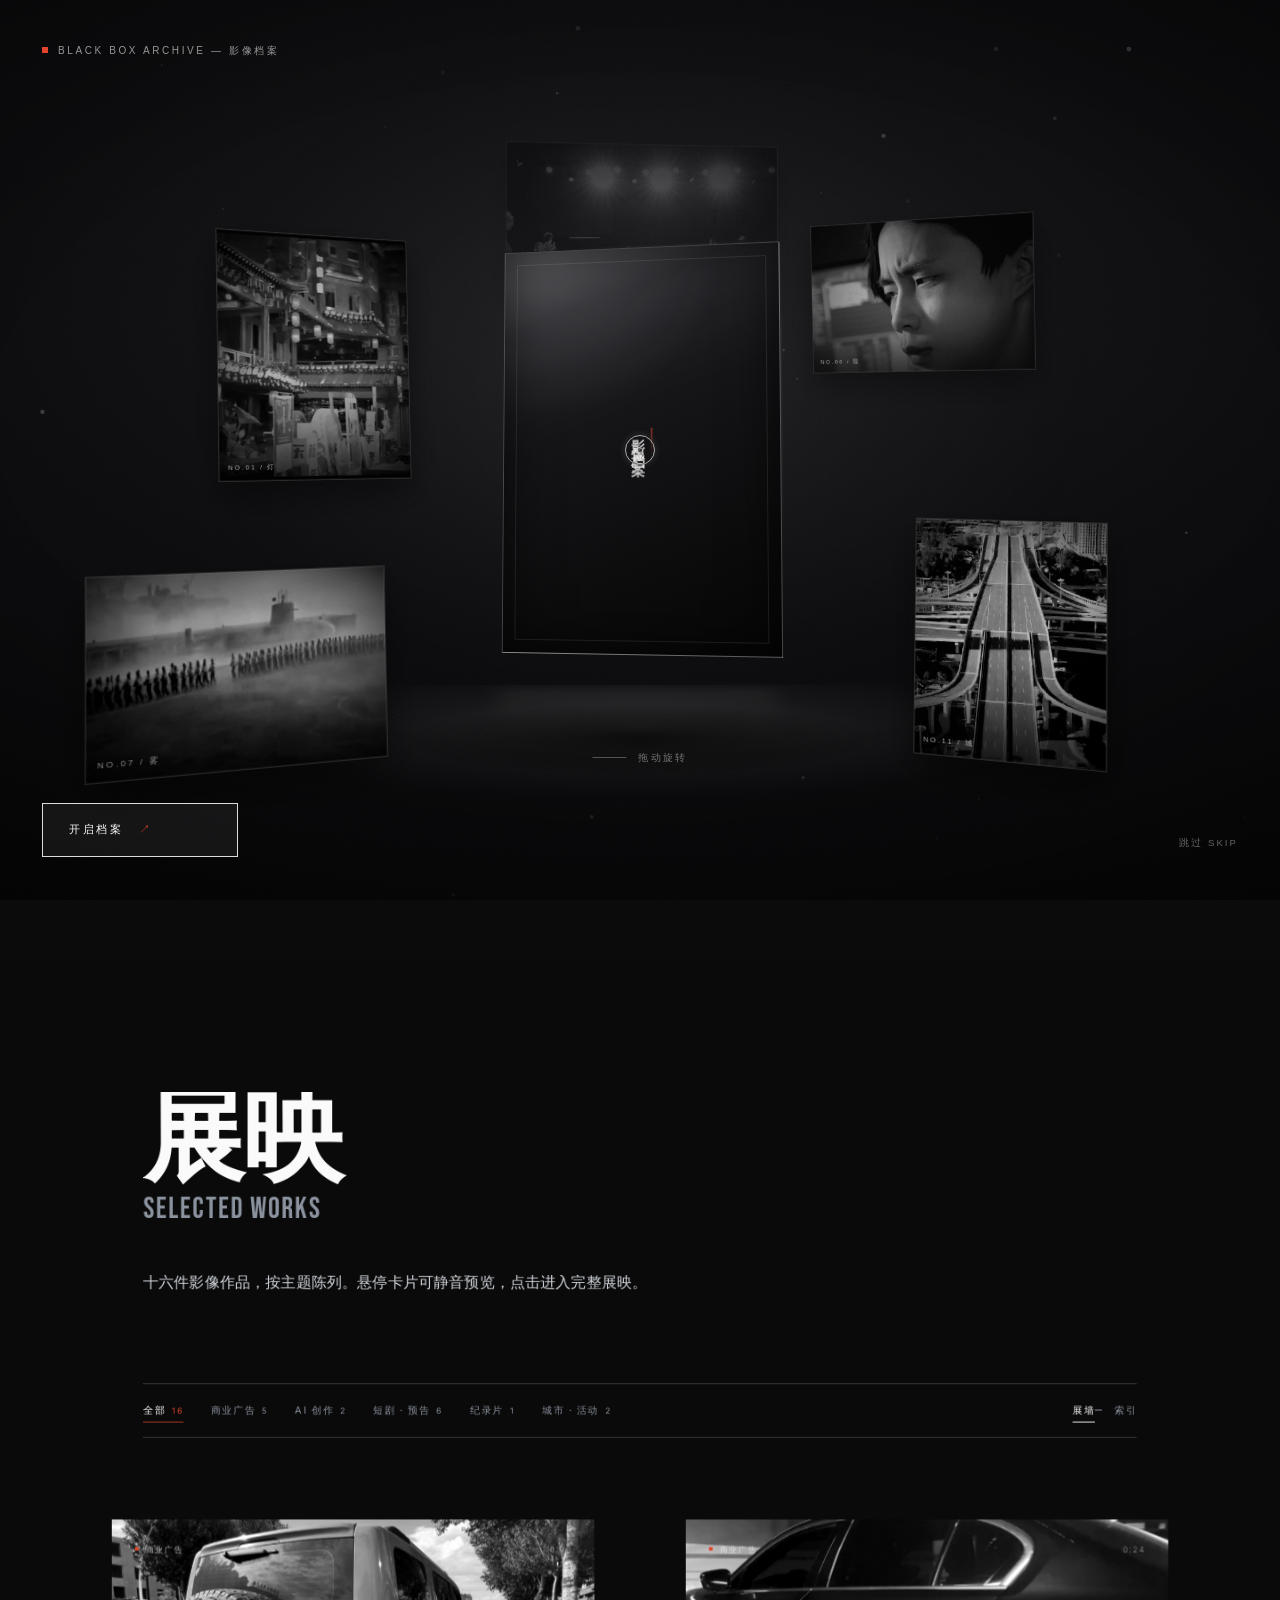
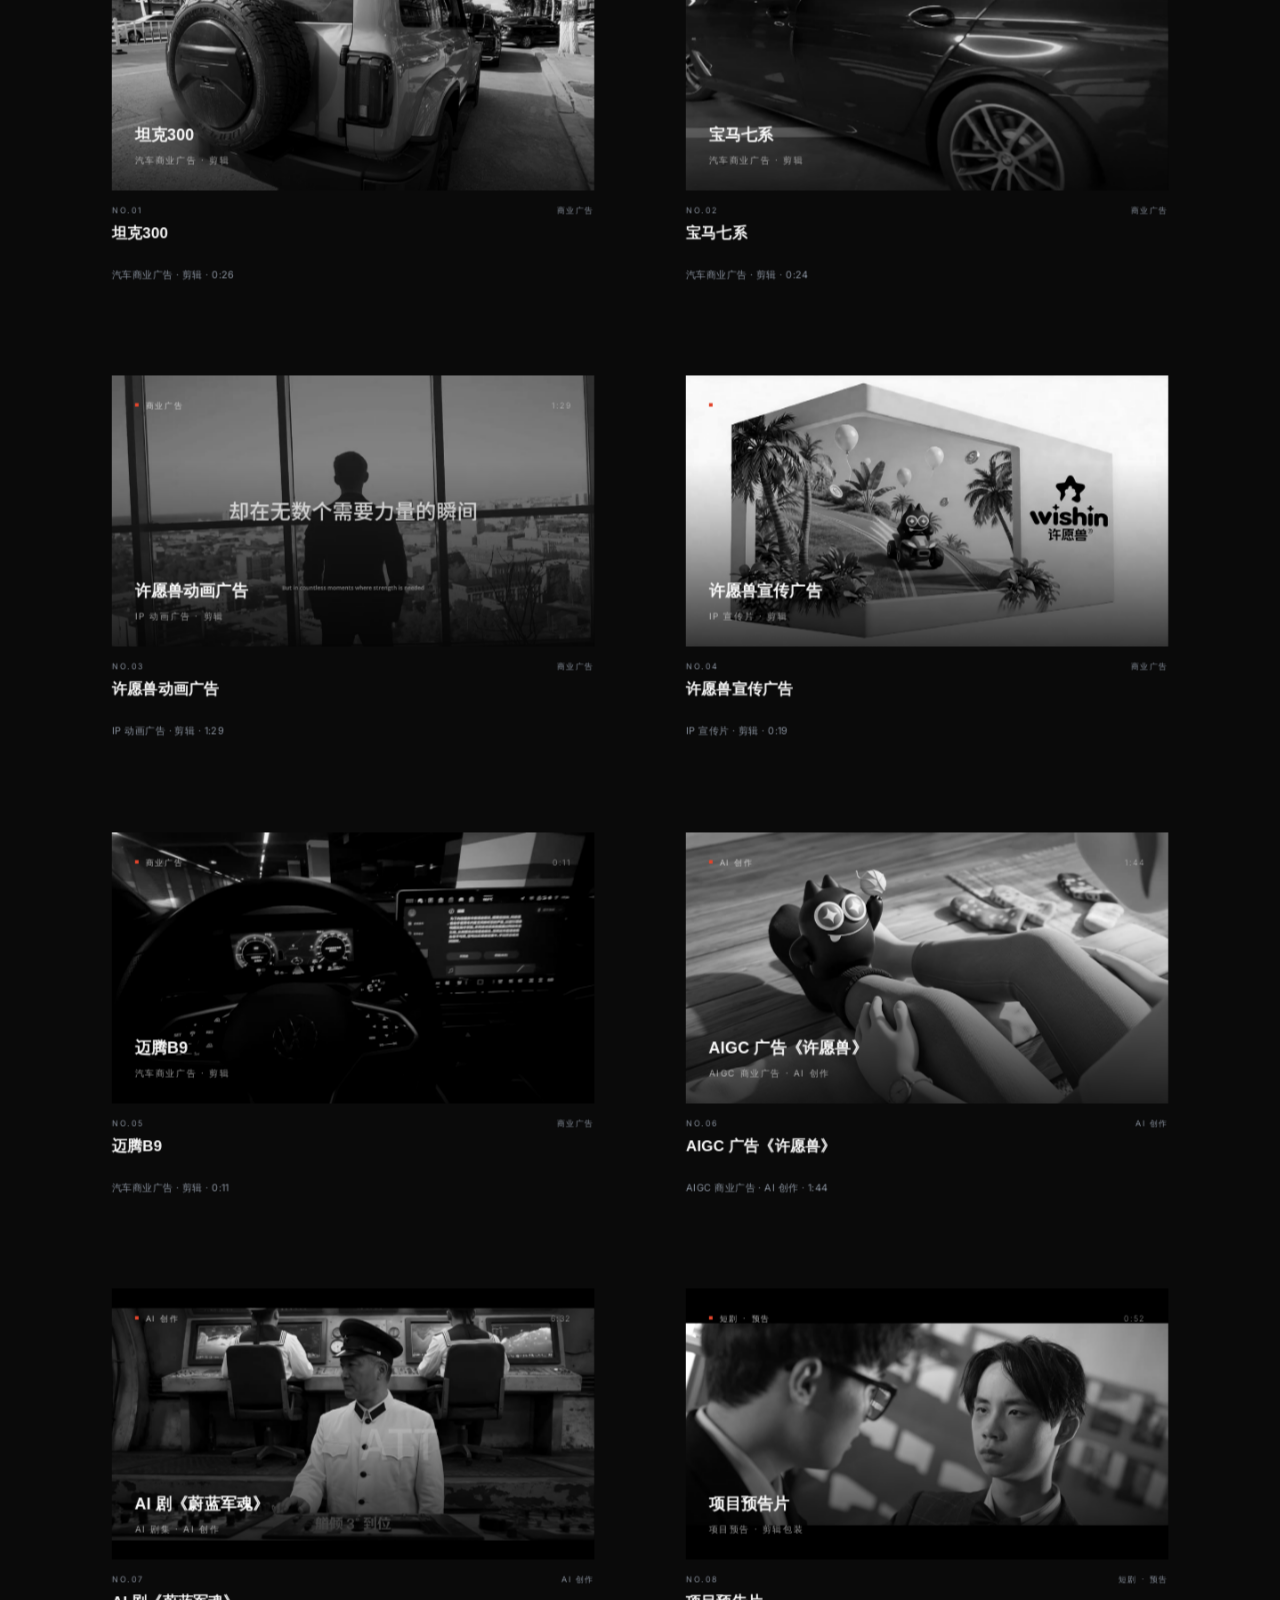
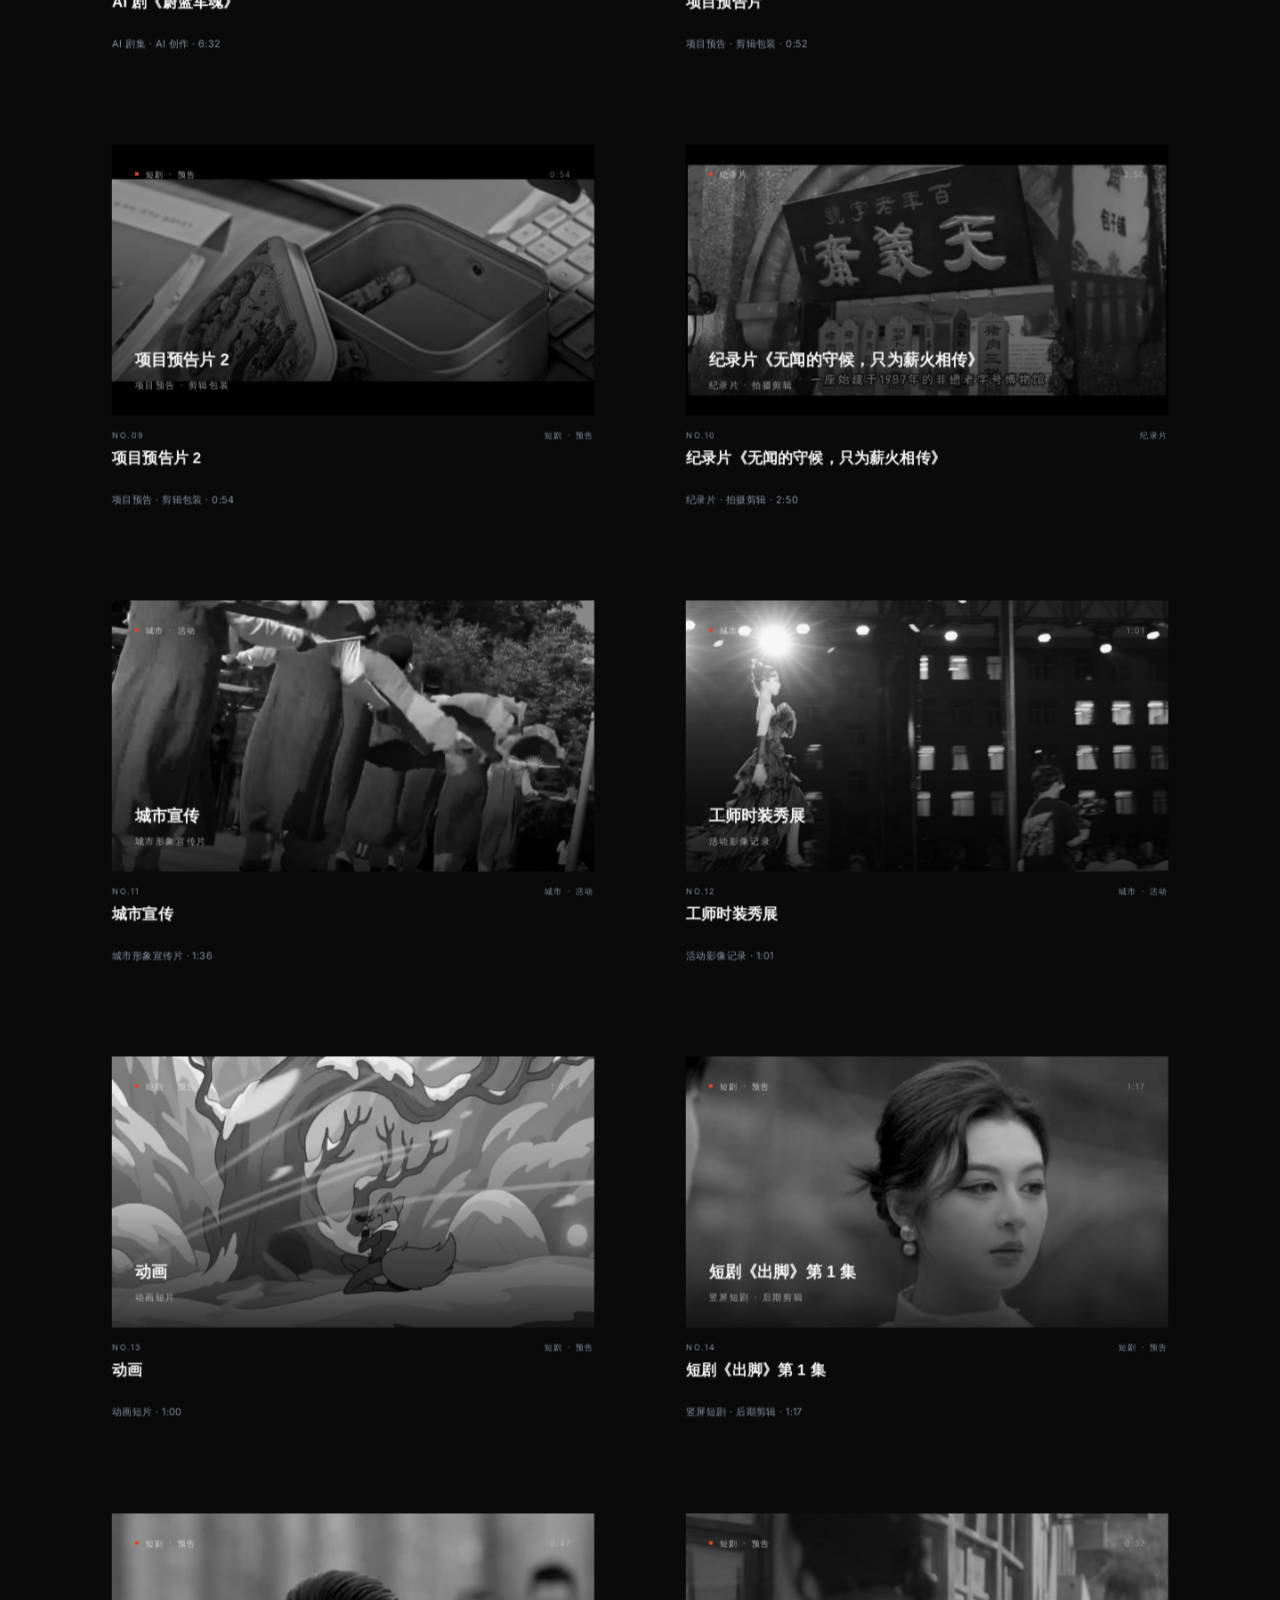
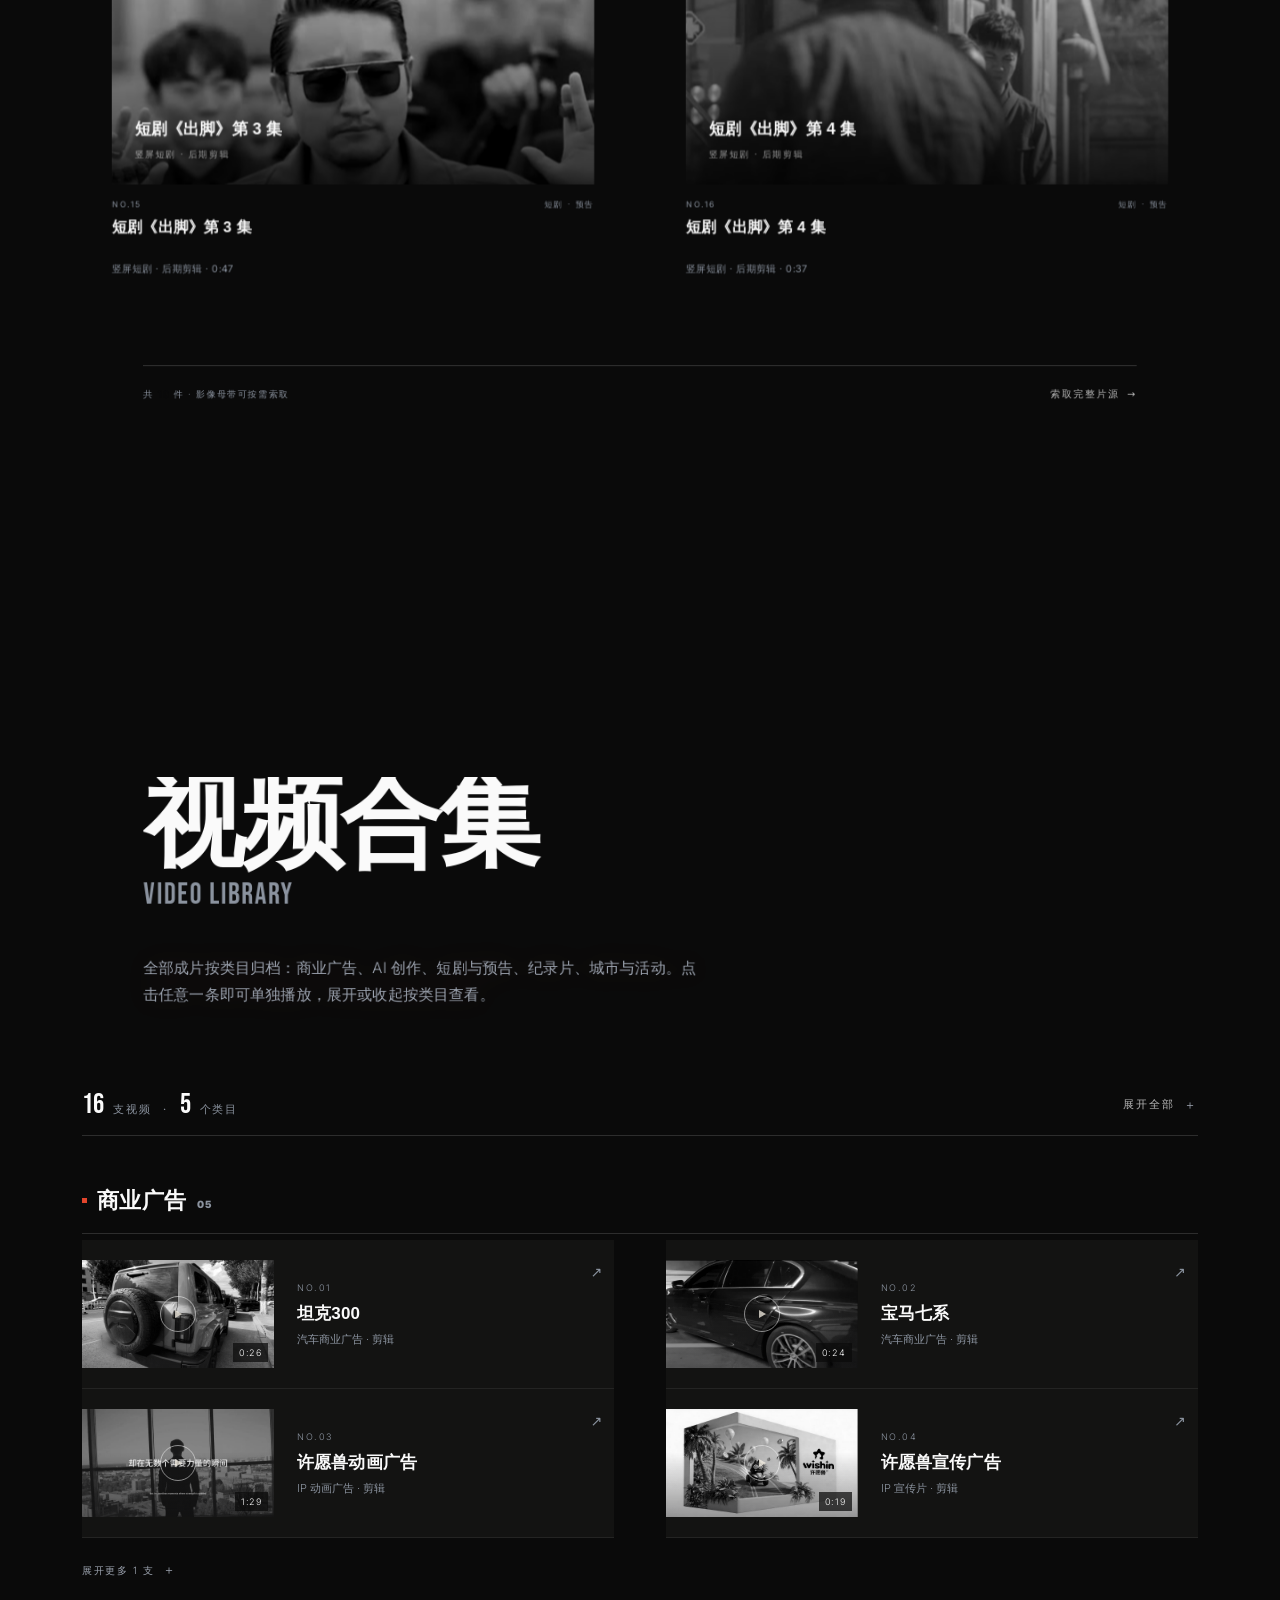
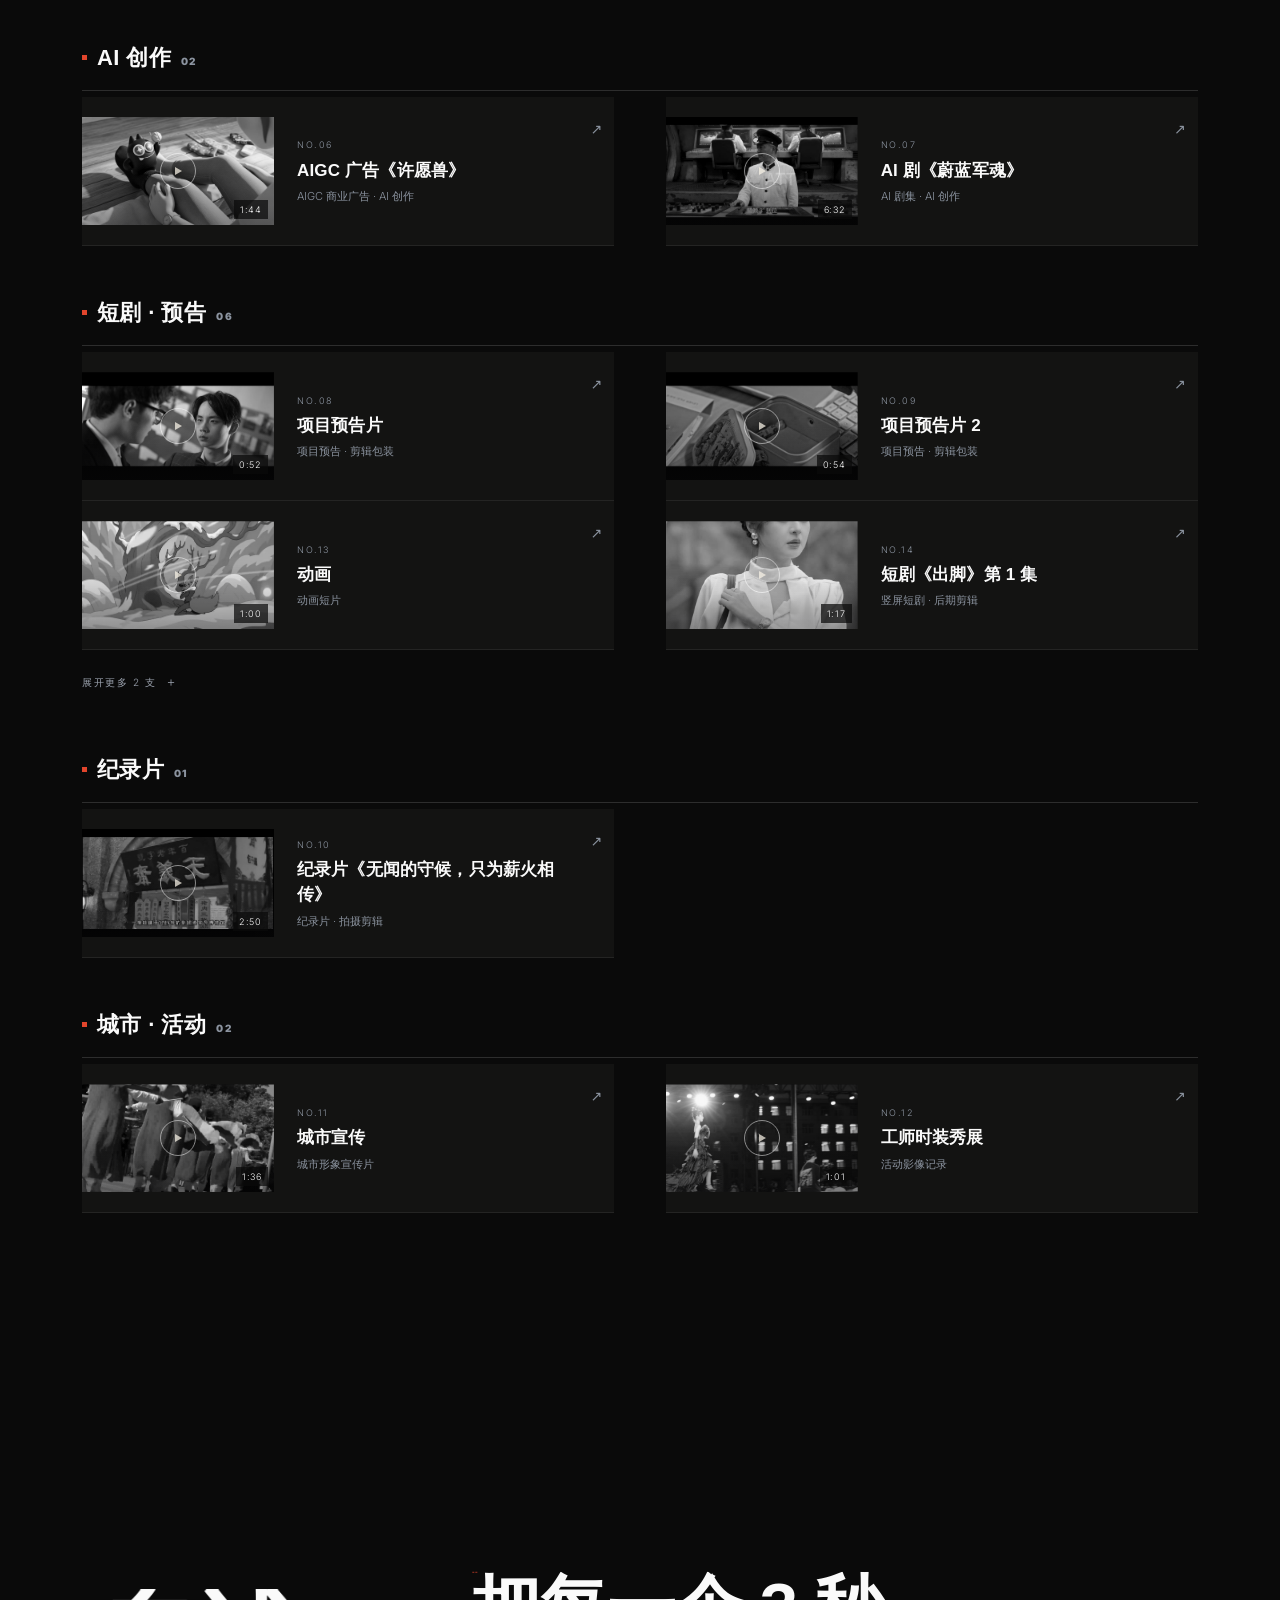
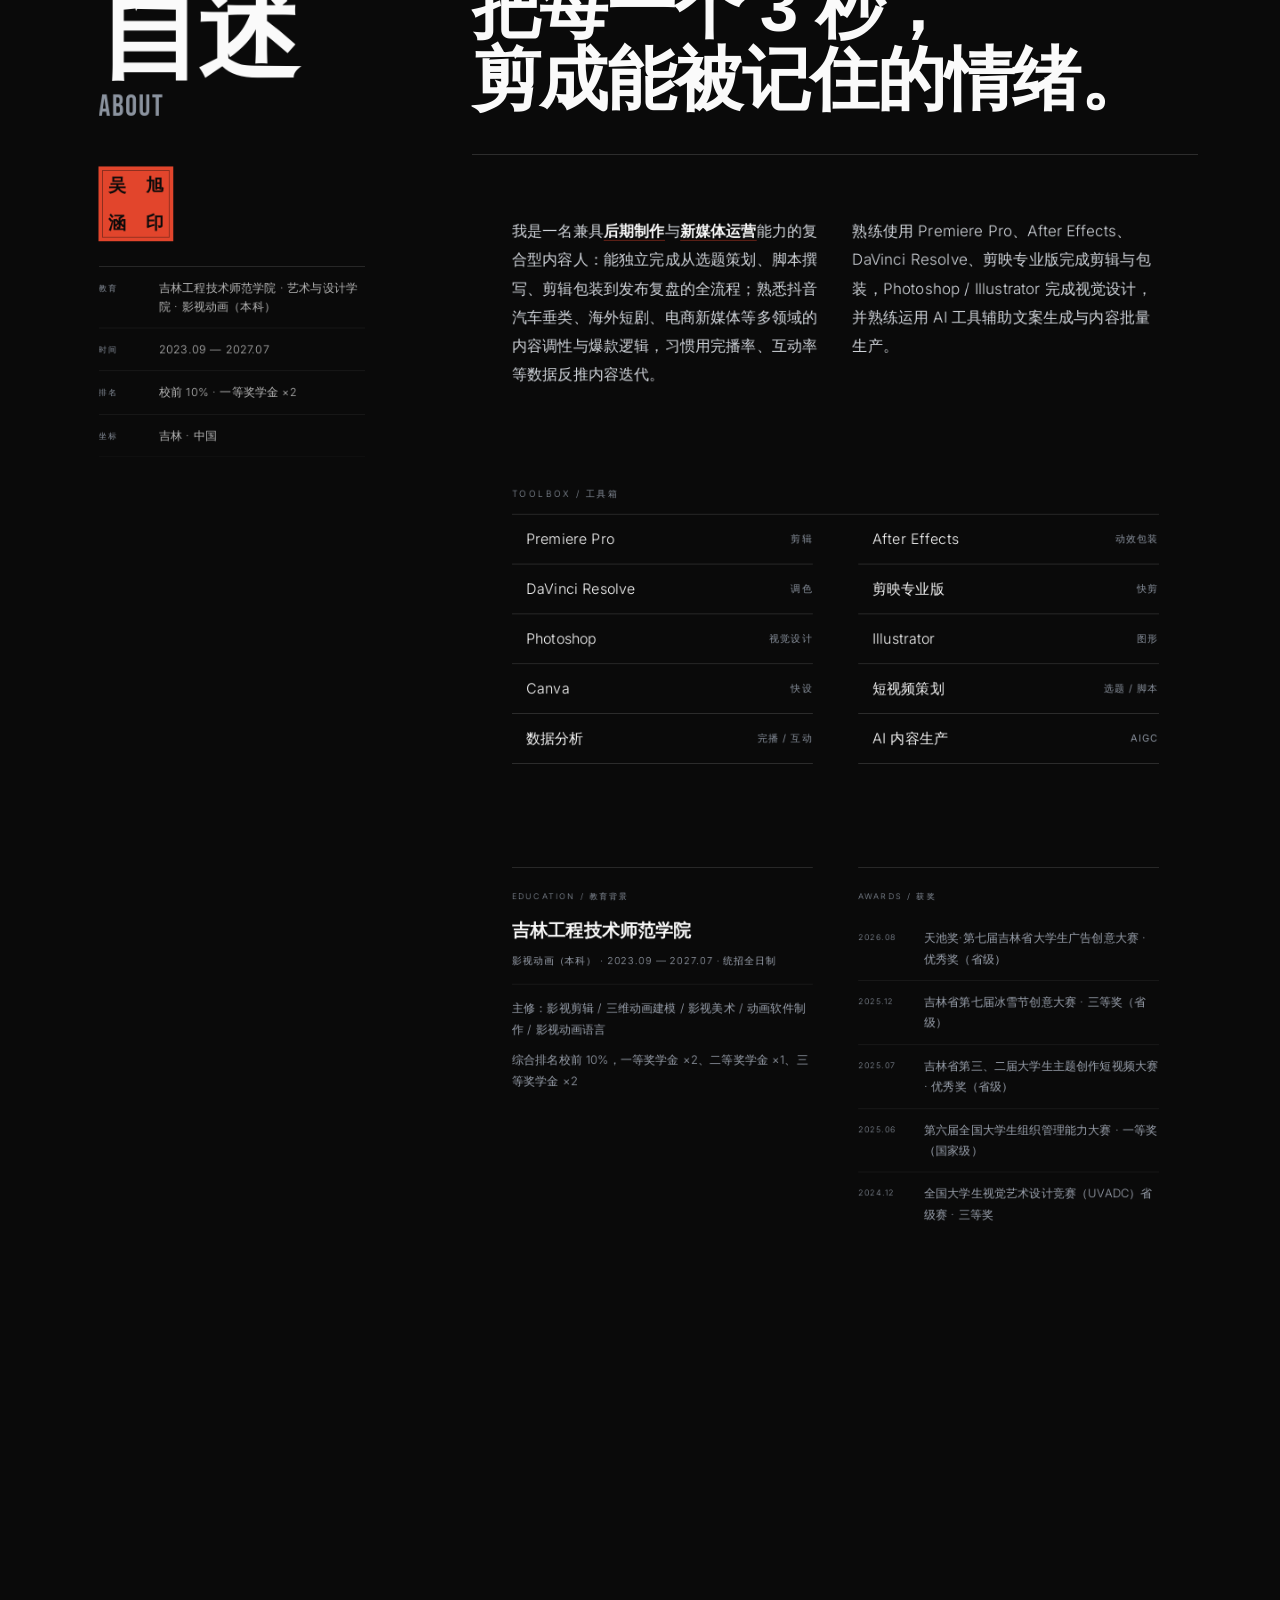
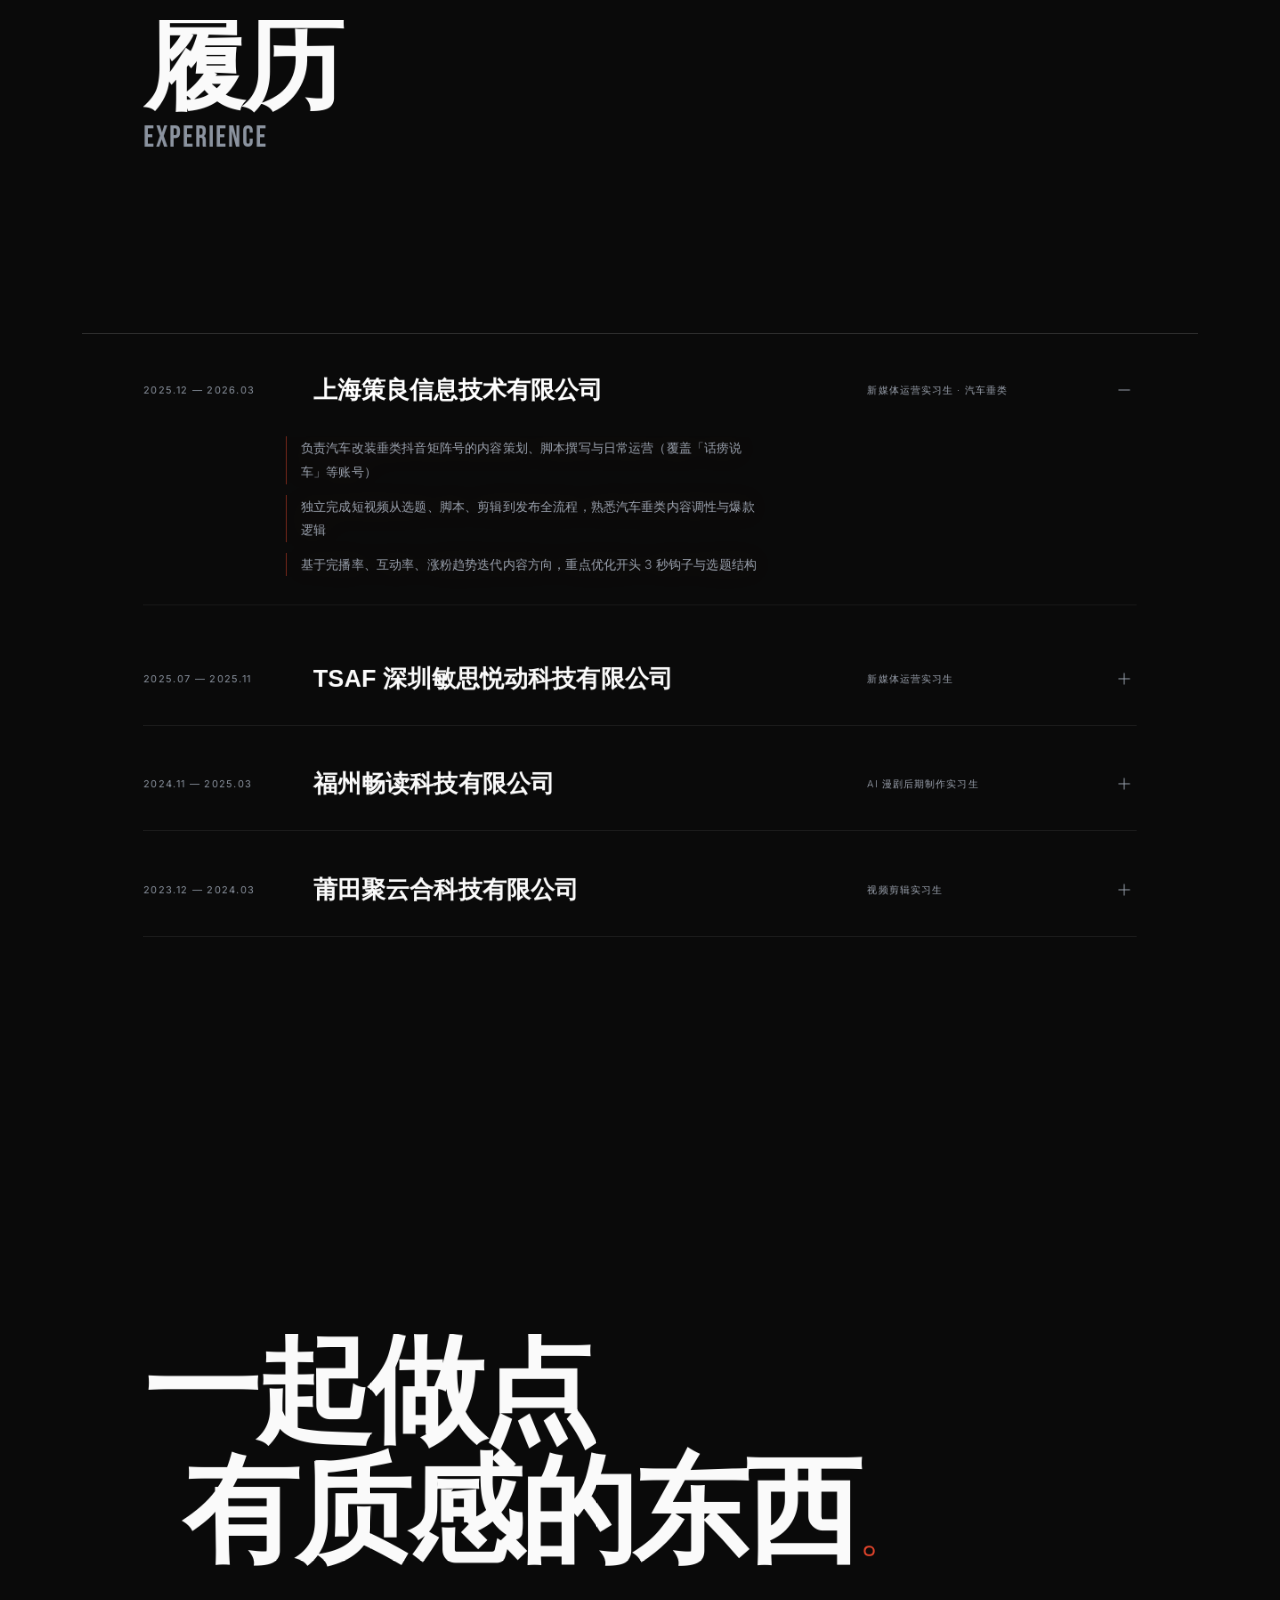
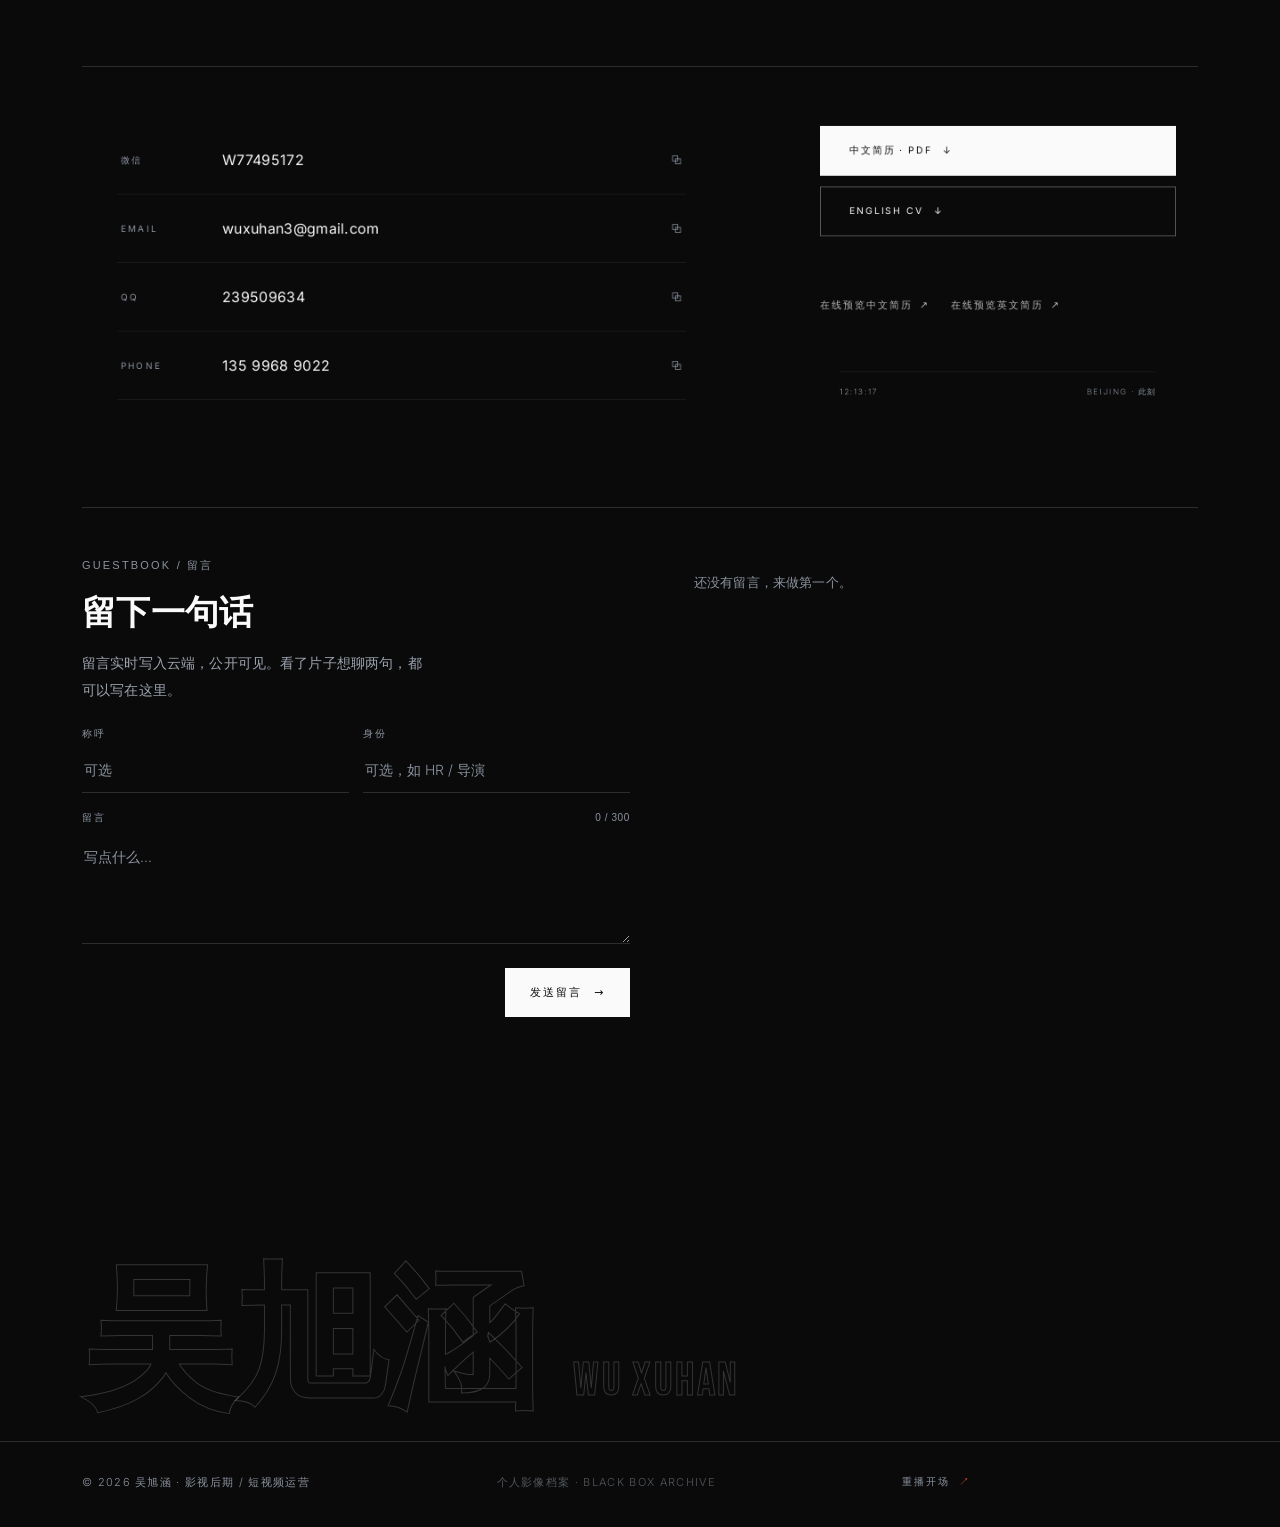
<file: index.html>
<!DOCTYPE html>
<html lang="zh-CN" data-lang="zh">
<head>
<meta charset="UTF-8">
<meta name="viewport" content="width=device-width, initial-scale=1.0">
<title>吴旭涵 · 影像档案 | 影视后期 · 内容创作</title>
<meta name="description" content="吴旭涵的影像档案：影视动画科班出身，影视后期、短视频运营与 AIGC 创作。以艺术展陈的方式，呈现十六件影像作品。">
<meta property="og:type" content="website">
<meta property="og:site_name" content="BLACK BOX ARCHIVE · 影像档案">
<meta property="og:title" content="吴旭涵 · 影像档案 | 影视后期 · 内容创作">
<meta property="og:description" content="十六件影像作品，以艺术展陈的方式呈现：商业广告、海外短剧、纪录片与 AIGC 创作。">
<meta property="og:url" content="http://127.0.0.1:8377/">
<meta property="og:image" content="http://127.0.0.1:8377/assets/og/cover.jpg">
<meta property="og:image:width" content="1200">
<meta property="og:image:height" content="630">
<meta property="og:locale" content="zh_CN">
<meta property="og:locale:alternate" content="en_US">
<meta property="og:locale:alternate" content="ko_KR">
<meta property="og:locale:alternate" content="ja_JP">
<meta name="twitter:card" content="summary_large_image">
<meta name="twitter:title" content="吴旭涵 · 影像档案 | 影视后期 · 内容创作">
<meta name="twitter:description" content="十六件影像作品，以艺术展陈的方式呈现：商业广告、海外短剧、纪录片与 AIGC 创作。">
<meta name="twitter:image" content="http://127.0.0.1:8377/assets/og/cover.jpg">
<link rel="canonical" href="http://127.0.0.1:8377/">
<script type="application/ld+json">
{
  "@context": "https://schema.org",
  "@type": "Person",
  "name": "吴旭涵",
  "alternateName": "Wu Xuhan",
  "jobTitle": "影视后期 · 短视频运营 · AIGC 创作",
  "description": "影视动画专业在读，专注影视后期、短视频运营与 AIGC 内容创作，作品覆盖商业广告、海外短剧、纪录片与城市影像。",
  "url": "http://127.0.0.1:8377/",
  "image": "http://127.0.0.1:8377/assets/og/cover.jpg",
  "knowsLanguage": [
    "zh-CN",
    "en",
    "ko",
    "ja"
  ],
  "alumniOf": {
    "@type": "CollegeOrUniversity",
    "name": "吉林工程技术师范学院"
  },
  "contactPoint": {
    "@type": "ContactPoint",
    "contactType": "WeChat",
    "description": "WeChat: W77495172"
  },
  "knowsAbout": [
    "Video Editing",
    "Post-production",
    "Premiere Pro",
    "After Effects",
    "DaVinci Resolve",
    "Short-form Video",
    "AIGC"
  ],
  "award": [
    "天池奖·第七届吉林省大学生广告创意大赛 · 优秀奖（省级）",
    "吉林省第七届冰雪节创意大赛 · 三等奖（省级）",
    "吉林省第三、二届大学生主题创作短视频大赛 · 优秀奖（省级）",
    "第六届全国大学生组织管理能力大赛 · 一等奖（国家级）",
    "全国大学生视觉艺术设计竞赛（UVADC）省级赛 · 三等奖"
  ]
}
</script>
<meta name="theme-color" content="#0b0b0c">
<link rel="icon" href="data:image/svg+xml,%3Csvg xmlns='http://www.w3.org/2000/svg' viewBox='0 0 100 100'%3E%3Crect width='100' height='100' fill='%23b83c26'/%3E%3Ctext x='50' y='72' font-size='60' text-anchor='middle' fill='%23f2ece0' font-family='serif'%3E吴%3C/text%3E%3C/svg%3E">
<link rel="stylesheet" href="assets/fonts/fonts.css">
<link rel="stylesheet" href="css/art.css">
<link rel="stylesheet" href="css/ref-2026.css">
<link rel="stylesheet" href="css/intro-3d.css">
<link rel="stylesheet" href="css/cursor-glow.css">
<link rel="preload" as="image" href="assets/hero/hero-archive.jpg" fetchpriority="high">
<link rel="preload" as="image" href="assets/hero/intro-frame-1.jpg">
<link rel="preload" as="image" href="assets/hero/intro-frame-2.jpg">
<link rel="preload" as="image" href="assets/hero/intro-frame-3.jpg">
<noscript><style>.preloader,.intro{display:none!important}.cursor{display:none!important}html{overflow:auto!important}</style></noscript>
</head>
<body class="is-loading">
<!-- ================= 3D OPENING · 档案开场 ================= -->
<div class="intro" id="intro3d" role="dialog" aria-modal="true" aria-label="影像档案 · 开场">
  <canvas class="intro-dust" id="introDust" aria-hidden="true"></canvas>
  <div class="intro-scene" id="introScene">
    <div class="intro-portal" aria-hidden="true"></div>
    <div class="intro-rig" id="introRig">
      <div class="intro-floor" aria-hidden="true"></div>
      <div class="mono" id="introMono" aria-hidden="true">
        <div class="mono-face mono-front">
          <span class="mono-cn">影像档案</span>
          </div>
        <div class="mono-face mono-back"></div>
        <div class="mono-face mono-side mono-side-l"></div>
        <div class="mono-face mono-side mono-side-r"></div>
        <div class="mono-face mono-cap mono-cap-t"></div>
        <div class="mono-face mono-cap mono-cap-b"></div>
        <span class="mono-glow" aria-hidden="true"></span>
        <span class="mono-seam"></span>
        <span class="mono-light"></span>
      </div>
      <figure class="intro-card ic1" aria-hidden="true"><img src="assets/hero/intro-frame-1.jpg" alt="" width="800" height="1000" decoding="async"><figcaption>NO.01 / 灯</figcaption></figure>
      <figure class="intro-card ic2" aria-hidden="true"><img src="assets/hero/intro-frame-2.jpg" alt="" width="1200" height="800" decoding="async"><figcaption>NO.06 / 窥</figcaption></figure>
      <figure class="intro-card ic3" aria-hidden="true"><img src="assets/hero/intro-frame-3.jpg" alt="" width="1200" height="800" decoding="async"><figcaption>NO.07 / 雾</figcaption></figure>
      <figure class="intro-card ic4" aria-hidden="true"><img src="assets/hero/intro-frame-4.jpg" alt="" width="1200" height="800" decoding="async"><figcaption>NO.11 / 城</figcaption></figure>
      <figure class="intro-card ic5" aria-hidden="true"><img src="assets/hero/intro-frame-5.jpg" alt="" width="1500" height="844" decoding="async"><figcaption>NO.12 / 光</figcaption></figure>
    </div>
  </div>
  <div class="intro-ui">
    <div class="intro-top">
      <span class="intro-brand">Black Box Archive — 影像档案</span>
      </div>
    <p class="intro-hint"><i></i>拖动旋转</p>
    <div class="intro-bottom">
      <button class="intro-enter" id="introEnter" type="button"><span>开启档案</span><i>&#8599;</i></button>
      <button class="intro-skip" id="introSkip" type="button">跳过 SKIP</button>
    </div>
  </div>
</div>

<a class="skip-link" href="#works" data-i18n="aria.skip">跳到主内容</a>

<div class="grain" aria-hidden="true"></div>
<div class="mouse-glow" id="mouseGlow" aria-hidden="true"></div>

<!-- 入场遮幕 -->
<div class="preloader" id="preloader" aria-hidden="true">
  <div class="preloader-inner">
    <p class="preloader-kicker" data-i18n="preloader.kicker">BLACK BOX ARCHIVE — 影像档案</p>
    <p class="preloader-count"><span id="loadNum">00</span><em>%</em></p>
    <div class="preloader-track"><i id="loadBar"></i></div>
    <p class="preloader-meta" data-i18n="preloader.meta">吴旭涵 · 影视后期 / 短视频运营 · 2026</p>
  </div>
  <span class="preloader-corner preloader-corner--tl"></span>
  <span class="preloader-corner preloader-corner--tr"></span>
  <span class="preloader-corner preloader-corner--bl"></span>
  <span class="preloader-corner preloader-corner--br"></span>
</div>

<div class="cursor" id="cursor" aria-hidden="true">
  <span class="cursor-dot"></span>
  <span class="cursor-ring"></span>
  <span class="cursor-label" id="cursorLabel"></span>
</div>

<div class="progress" aria-hidden="true"><i id="progressBar"></i></div>

<!-- 顶部导航 -->
<header class="site-header" id="siteHeader">
  <a class="brand" href="#top" data-cursor="TOP" aria-label="回到顶部" data-i18n-aria="aria.backTop">
    <span class="brand-seal" aria-hidden="true">吴</span>
    <span class="brand-name"><b>吴旭涵</b><em>WU XUHAN</em></span>
  </a>
  <nav class="nav" id="mainNav" aria-label="主导航" data-i18n-aria="aria.nav">
    <a class="nav-link" href="#works"><i>01</i><span data-i18n="nav.works">展映</span></a>
    <a class="nav-link" href="#collection"><i>02</i><span data-i18n="nav.collection">合集</span></a>
    <a class="nav-link" href="#about"><i>03</i><span data-i18n="nav.about">自述</span></a>
    <a class="nav-link" href="#experience"><i>04</i><span data-i18n="nav.exp">履历</span></a>
    <a class="nav-link" href="#contact"><i>05</i><span data-i18n="nav.contact">联络</span></a>
    <div class="lang-switch lang-switch--mobile" role="group" aria-label="切换语言" data-i18n-aria="aria.lang">
      <button type="button" data-lang-btn="zh" class="is-active" aria-pressed="true">中</button>
      <button type="button" data-lang-btn="en" aria-pressed="false">EN</button>
      <button type="button" data-lang-btn="ko" aria-pressed="false">한</button>
      <button type="button" data-lang-btn="ja" aria-pressed="false">日</button>
    </div>
  </nav>
  <div class="header-tools">
    <div class="lang-switch" id="langSwitch" role="group" aria-label="切换语言" data-i18n-aria="aria.lang">
      <button type="button" data-lang-btn="zh" class="is-active" aria-pressed="true">中</button>
      <button type="button" data-lang-btn="en" aria-pressed="false">EN</button>
      <button type="button" data-lang-btn="ko" aria-pressed="false">한</button>
      <button type="button" data-lang-btn="ja" aria-pressed="false">日</button>
    </div>
    <button class="util-link" type="button" data-copy="wuxuhan3@gmail.com" data-cursor="复制" data-i18n-cursor="contact.copy">EMAIL</button>
    <button class="util-link" type="button" data-copy="W77495172" data-cursor="复制" data-i18n-cursor="contact.copy">WECHAT</button>
    <span class="clock" id="clock" aria-label="北京时间">--:--:--</span>
    <a class="cv-link" href="assets/resume/%E5%90%B4%E6%97%AD%E6%B6%B5_%E7%AE%80%E5%8E%86.pdf" download="吴旭涵_简历.pdf" data-cursor="PDF" data-magnetic><span data-i18n="nav.cv">简历</span> <i>↓</i></a>
    <button class="menu-toggle" id="menuToggle" aria-label="打开菜单" data-i18n-aria="nav.menu" aria-expanded="false" aria-controls="mainNav"><span></span><span></span></button>
  </div>
</header>

<!-- 右侧章节索引 -->
<nav class="section-nav" id="sectionNav" aria-label="章节索引" data-i18n-aria="aria.sectionNav">
  <a href="#hero" data-target="hero"><b>00</b><i></i><span data-i18n="section.hero">序</span></a>
  <a href="#works" data-target="works"><b>01</b><i></i><span data-i18n="section.works">展映</span></a>
  <a href="#collection" data-target="collection"><b>02</b><i></i><span data-i18n="section.collection">合集</span></a>
  <a href="#about" data-target="about"><b>03</b><i></i><span data-i18n="section.about">自述</span></a>
  <a href="#experience" data-target="experience"><b>04</b><i></i><span data-i18n="section.experience">履历</span></a>
  <a href="#contact" data-target="contact"><b>05</b><i></i><span data-i18n="section.contact">联络</span></a>
</nav>

<main id="top">

  <!-- ================= HERO ================= -->
  <section class="hero" id="hero" data-theme="dark" data-section data-page="01">
    <div class="hero-bg" aria-hidden="true">
      <div class="hero-still"><img src="assets/hero/hero-archive.jpg" alt="" loading="eager" decoding="async" fetchpriority="high"></div>
      <div class="hero-gridlines"></div>
      <div class="hero-spot" id="heroSpot"></div>
      <div class="hero-vignette"></div>
      <div class="hero-scan"></div>
      <div class="hero-planes">
        <span class="plane p1"></span><span class="plane p2"></span><span class="plane p3"></span><span class="orb"></span>
      </div>
      <span class="hero-vertical hero-vertical--l">MOVING IMAGE · NARRATIVE · CRAFT</span>
      <div class="hero-hud"><span class="hud-dot"></span><span>SYS.ARCHIVE</span><span>RGB // 4K</span><span>24 FPS</span></div>
    </div>

    <div class="hero-inner">
      <div class="hero-grid">

        <!-- 左栏：身份（Brittany 式） -->
        <div class="hero-idcol">
          <h1 class="hero-name-xl" data-reveal>
            <span data-i18n="hero.name">吴旭涵</span>
            <em data-i18n="hero.nameEn">Wu Xuhan</em>
          </h1>
          <p class="hero-role" data-reveal data-i18n="hero.top2">影视后期 · 短视频运营 · AIGC</p>
          <p class="hero-intro" data-reveal data-i18n-html="hero.lede">影视动画科班出身，在商业广告、海外短剧与纪录片之间，用剪辑重建时间的呼吸。</p>

          <nav class="hero-nav2" aria-label="Section index" data-reveal>
            <a href="#works"><b>01</b><span data-i18n="section.works">展映</span></a>
            <a href="#collection"><b>02</b><span data-i18n="section.collection">合集</span></a>
            <a href="#experience"><b>03</b><span data-i18n="section.experience">履历</span></a>
            <a href="#contact"><b>04</b><span data-i18n="section.contact">联络</span></a>
          </nav>

          <div class="hero-social" data-reveal>
            <button type="button" data-copy="W77495172" data-cursor="复制" data-i18n-cursor="contact.copy">
              <i data-i18n="contact.wechat">微信</i><span>W77495172</span>
            </button>
            <button type="button" data-copy="wuxuhan3@gmail.com" data-cursor="复制" data-i18n-cursor="contact.copy">
              <i>EMAIL</i><span>wuxuhan3@gmail.com</span>
            </button>
            <button type="button" data-copy="239509634" data-cursor="复制" data-i18n-cursor="contact.copy">
              <i>QQ</i><span>239509634</span>
            </button>
          </div>
        </div>

        <!-- 右栏：品牌主张 + 数据 + 行动 -->
        <div class="hero-brcol">
          <h2 class="hero-brand" id="heroTitle">
            <span class="title-line"><span class="title-inner" data-i18n-text="hero.title1" data-text="影像">影像</span></span>
            <span class="title-line title-line--2"><span class="title-inner" data-i18n-text="hero.title2" data-text="造境">造境</span><span class="title-mark">。</span></span>
          </h2>
          <dl class="hero-stats2" id="heroStats">
            <div class="stat"><dt><span data-count="4">4</span><em data-i18n="hero.unit1">段</em></dt><dd data-i18n="hero.stat1">内容实习</dd></div>
            <div class="stat"><dt><span data-count="5">5</span><em data-i18n="hero.unit2">项</em></dt><dd data-i18n="hero.stat2">省级 / 国家级奖项</dd></div>
            <div class="stat"><dt><span class="stat-prefix">TOP</span><span data-count="1">1</span></dt><dd data-i18n="hero.stat3">海外短剧日榜</dd></div>
            <div class="stat"><dt><span data-count="8000">8000</span><em data-i18n="hero.unit4">+</em></dt><dd data-i18n="hero.stat4">账号冷启动涨粉</dd></div>
          </dl>

          <div class="hero-actions" data-reveal>
            <a class="btn btn-fill" href="#works" data-magnetic data-cursor="进入" data-i18n-cursor="hero.cursorEnter"><span data-i18n="hero.ctaWorks">进入展映</span> <i>&#8599;</i></a>
            <a class="btn btn-line" href="assets/resume/%E5%90%B4%E6%97%AD%E6%B6%B5_%E7%AE%80%E5%8E%86.pdf" download="吴旭涵_简历.pdf" data-magnetic data-cursor="PDF"><span data-i18n="hero.ctaCv">下载简历</span> <i>&#8595;</i></a>
          </div>
          </div>

      </div>
    </div>

    <div class="marquee marquee--hero" data-marquee aria-hidden="true">
      <div class="marquee-track">
        <span data-i18n="marquee.m1">商业广告</span><i>✦</i><span data-i18n="marquee.m2">海外短剧</span><i>✦</i><span data-i18n="marquee.m3">纪录片</span><i>✦</i><span data-i18n="marquee.m4">AIGC 创作</span><i>✦</i><span data-i18n="marquee.m5">城市影像</span><i>✦</i><span data-i18n="marquee.m6">直播切片</span><i>✦</i><span data-i18n="marquee.m7">内容策略</span><i>✦</i><span data-i18n="marquee.m8">数据复盘</span><i>✦</i>
      </div>
    </div>
  </section>

  <!-- ================= WORKS ================= -->
  <section class="works" id="works" data-theme="light" data-section data-page="02">
    <div class="section-inner">
      <header class="section-head">
        <h2 class="section-title" data-reveal>
          <span class="cn" data-i18n="works.title">展映</span>
          <span class="en" data-i18n="works.en">selected works</span>
        </h2>
        <div class="section-intro" data-reveal>
          <p class="section-lede" data-i18n="works.lede">十六件影像作品，按主题陈列。悬停卡片可静音预览，点击进入完整展映。</p>
          </div>
      </header>

      <div class="works-toolbar" data-reveal>
        <div class="filters" id="filterBar" role="group" aria-label="作品分类" data-i18n-aria="aria.filters">
          <button class="filter-btn is-active" type="button" data-filter="all" aria-pressed="true"><span data-i18n="filters.all">全部</span><span class="f-count">16</span></button>
          <button class="filter-btn" type="button" data-filter="ad" aria-pressed="false"><span data-i18n="filters.ad">商业广告</span><span class="f-count">5</span></button>
          <button class="filter-btn" type="button" data-filter="ai" aria-pressed="false"><span data-i18n="filters.ai">AI 创作</span><span class="f-count">2</span></button>
          <button class="filter-btn" type="button" data-filter="drama" aria-pressed="false"><span data-i18n="filters.drama">短剧 · 预告</span><span class="f-count">6</span></button>
          <button class="filter-btn" type="button" data-filter="doc" aria-pressed="false"><span data-i18n="filters.doc">纪录片</span><span class="f-count">1</span></button>
          <button class="filter-btn" type="button" data-filter="city" aria-pressed="false"><span data-i18n="filters.city">城市 · 活动</span><span class="f-count">2</span></button>
        </div>
        <div class="view-toggle" id="viewToggle" role="group" aria-label="视图切换" data-i18n-aria="aria.view">
          <button class="view-btn is-active" type="button" data-view="wall" aria-pressed="true"><span data-i18n="view.wall">展墙</span></button>
          <button class="view-btn" type="button" data-view="index" aria-pressed="false"><span data-i18n="view.index">索引</span></button>
        </div>
      </div>

      <div class="works-wall" id="worksWall" aria-live="polite"></div>
      <div class="works-index" id="worksIndex" hidden></div>

      <div class="works-foot">
        <p class="works-total"><span data-i18n="works.before">共</span> <b id="worksTotal">16</b> <span data-i18n="works.after">件 · 影像母带可按需索取</span></p>
        <a class="text-link" href="#contact" data-cursor="联络" data-i18n-cursor="nav.contact"><span data-i18n="works.request">索取完整片源</span> <i>→</i></a>
      </div>
    </div>
  </section>

  <!-- ================= VIDEO LIBRARY ================= -->
  <section class="collection" id="collection" data-theme="dark" data-section data-page="03">
    <div class="section-inner">
      <header class="section-head">
        <h2 class="section-title" data-reveal>
          <span class="cn" data-i18n="col.title">视频合集</span>
          <span class="en" data-i18n="col.en">video library</span>
        </h2>
        <div class="section-intro" data-reveal>
          <p class="section-lede" data-i18n="col.lede">全部成片按类目归档：商业广告、AI 创作、短剧与预告、纪录片、城市与活动。点击任意一条即可单独播放，展开或收起按类目查看。</p>
          </div>
      </header>

      <div class="col-bar" data-reveal>
        <p class="col-stat">
          <b id="colCount">16</b><span data-i18n="col.unit">支视频</span>
          <em>·</em>
          <b id="colGroupCount">5</b><span data-i18n="col.groupUnit">个类目</span>
        </p>
        <button class="col-all" id="colToggleAll" type="button" aria-expanded="false" aria-controls="colGroups">
          <span data-i18n="col.expandAll">展开全部</span><i aria-hidden="true">＋</i>
        </button>
      </div>

      <div class="col-groups" id="colGroups" aria-live="polite"></div>
    </div>
  </section>

  <!-- ================= ABOUT ================= -->
  <section class="about" id="about" data-theme="light" data-section data-page="04">
    <div class="section-inner">
      <div class="about-grid">
        <aside class="about-aside">
          <h2 class="section-title" data-reveal>
            <span class="cn" data-i18n="about.title">自述</span>
            <span class="en" data-i18n="about.en">about</span>
          </h2>
          <div class="seal" aria-hidden="true" data-tilt>
            <span>吴</span><span>旭</span><span>涵</span><span>印</span>
          </div>
          <dl class="about-meta" data-reveal>
            <div><dt data-i18n="about.edu">教育</dt><dd data-i18n="about.eduValue">吉林工程技术师范学院 · 艺术与设计学院 · 影视动画（本科）</dd></div>
            <div><dt data-i18n="about.time">时间</dt><dd data-i18n="about.timeValue">2023.09 — 2027.07</dd></div>
            <div><dt data-i18n="about.rank">排名</dt><dd data-i18n="about.rankValue">校前 10% · 一等奖学金 ×2</dd></div>
            <div><dt data-i18n="about.loc">坐标</dt><dd data-i18n="about.locValue">吉林 · 中国</dd></div>
          </dl>
        </aside>

        <div class="about-main">
          <blockquote class="about-quote" data-reveal>
            <p data-i18n-html="about.quote">把每一个 3 秒，<br>剪成能被记住的情绪。</p>
          </blockquote>

          <div class="about-copy" data-reveal>
            <p data-i18n-html="about.p1">我是一名兼具<strong>后期制作</strong>与<strong>新媒体运营</strong>能力的复合型内容人。</p>
            <p data-i18n-html="about.p2">熟练使用 Premiere Pro、After Effects、DaVinci Resolve、剪映专业版完成剪辑与包装。</p>
          </div>

          <div class="toolbox" data-reveal-group>
            <p class="toolbox-label" data-reveal data-i18n="about.toolbox">TOOLBOX / 工具箱</p>
            <ul class="toolbox-list" id="toolboxList">
              <li data-reveal><span>Premiere Pro</span><em data-i18n="about.s1">剪辑</em></li>
              <li data-reveal><span>After Effects</span><em data-i18n="about.s2">动效包装</em></li>
              <li data-reveal><span>DaVinci Resolve</span><em data-i18n="about.s3">调色</em></li>
              <li data-reveal><span>剪映专业版</span><em data-i18n="about.s4">快剪</em></li>
              <li data-reveal><span>Photoshop</span><em data-i18n="about.s5">视觉设计</em></li>
              <li data-reveal><span>Illustrator</span><em data-i18n="about.s6">图形</em></li>
              <li data-reveal><span>Canva</span><em data-i18n="about.s7">快设</em></li>
              <li data-reveal><span data-i18n="about.t8">短视频策划</span><em data-i18n="about.s8b">选题 / 脚本</em></li>
              <li data-reveal><span data-i18n="about.t9">数据分析</span><em data-i18n="about.s9b">完播 / 互动</em></li>
              <li data-reveal><span data-i18n="about.t10">AI 内容生产</span><em>AIGC</em></li>
            </ul>
          </div>

          <div class="about-cards" data-reveal-group>
            <article class="info-card" data-reveal data-tilt>
              <p class="info-card-label" data-i18n="about.eduLabel">EDUCATION / 教育背景</p>
              <h3 data-i18n="about.eduName">吉林工程技术师范学院</h3>
              <p class="info-card-sub" data-i18n="about.eduSub">影视动画（本科） · 2023.09 — 2027.07 · 统招全日制</p>
              <ul class="info-list">
                <li data-i18n="about.eduLi1">主修：影视剪辑 / 三维动画建模 / 影视美术 / 动画软件制作 / 影视动画语言</li>
                <li data-i18n="about.eduLi2">综合排名校前 10%，一等奖学金 ×2、二等奖学金 ×1、三等奖学金 ×2</li>
              </ul>
            </article>
            <article class="info-card" data-reveal data-tilt>
              <p class="info-card-label" data-i18n="about.awardsLabel">AWARDS / 获奖</p>
              <ul class="award-list">
                <li><span class="award-year">2026.08</span><span data-i18n="about.award1">天池奖·第七届吉林省大学生广告创意大赛 · 优秀奖（省级）</span></li>
<li><span class="award-year">2025.12</span><span data-i18n="about.award2">吉林省第七届冰雪节创意大赛 · 三等奖（省级）</span></li>
<li><span class="award-year">2025.07</span><span data-i18n="about.award3">吉林省第三、二届大学生主题创作短视频大赛 · 优秀奖（省级）</span></li>
<li><span class="award-year">2025.06</span><span data-i18n="about.award4">第六届全国大学生组织管理能力大赛 · 一等奖（国家级）</span></li>
<li><span class="award-year">2024.12</span><span data-i18n="about.award5">全国大学生视觉艺术设计竞赛（UVADC）省级赛 · 三等奖</span></li>
              </ul>
            </article>
          </div>
        </div>
      </div>
    </div>
  </section>

  <!-- ================= EXPERIENCE ================= -->
  <section class="experience" id="experience" data-theme="dark" data-section data-page="05">
    <div class="section-inner">
      <header class="section-head">
        <h2 class="section-title" data-reveal>
          <span class="cn" data-i18n="exp.title">履历</span>
          <span class="en" data-i18n="exp.en">experience</span>
        </h2>
        <div class="section-intro" data-reveal>
          <p class="section-lede" data-i18n="exp.lede">四段内容实战：从直播切片到海外短剧，再到汽车垂类与 AIGC。点击任一履历，展开它的方法与数据。</p>
          </div>
      </header>

      <ol class="exp-list" id="expList">
        <li class="exp-item is-open">
          <button class="exp-row" type="button" aria-expanded="true">
            <span class="exp-year" data-i18n="exp.y1">2025.12 — 2026.03</span>
            <span class="exp-org" data-i18n="exp.o1">上海策良信息技术有限公司</span>
            <span class="exp-role" data-i18n="exp.r1">新媒体运营实习生 · 汽车垂类</span>
            <span class="exp-toggle" aria-hidden="true"></span>
          </button>
          <div class="exp-panel"><div class="exp-panel-inner"><ul>
            <li data-i18n="exp.b11">负责汽车改装垂类抖音矩阵号的内容策划、脚本撰写与日常运营。</li>
            <li data-i18n="exp.b12">独立完成短视频从选题、脚本、剪辑到发布全流程。</li>
            <li data-i18n="exp.b13">基于完播率、互动率、涨粉趋势迭代内容方向。</li>
          </ul></div></div>
        </li>
        <li class="exp-item">
          <button class="exp-row" type="button" aria-expanded="false">
            <span class="exp-year" data-i18n="exp.y2">2025.07 — 2025.11</span>
            <span class="exp-org" data-i18n="exp.o2">TSAF 深圳敏思悦动科技有限公司</span>
            <span class="exp-role" data-i18n="exp.r2">新媒体运营实习生</span>
            <span class="exp-toggle" aria-hidden="true"></span>
          </button>
          <div class="exp-panel"><div class="exp-panel-inner"><ul>
            <li data-i18n="exp.b21">独立运营小红书企业号，累计产出原创图文 88 篇、短视频 130 条，粉丝 0 → 8000+。</li>
            <li data-i18n="exp.b22">搭建标准化选题库与更新 SOP，沉淀封面与标题模板。</li>
            <li data-i18n="exp.b23">负责电商产品图后期，用 Photoshop 统一店铺视觉风格。</li>
          </ul></div></div>
        </li>
        <li class="exp-item">
          <button class="exp-row" type="button" aria-expanded="false">
            <span class="exp-year" data-i18n="exp.y3">2024.11 — 2025.03</span>
            <span class="exp-org" data-i18n="exp.o3">福州畅读科技有限公司</span>
            <span class="exp-role" data-i18n="exp.r3">AI 漫剧后期制作实习生</span>
            <span class="exp-toggle" aria-hidden="true"></span>
          </button>
          <div class="exp-panel"><div class="exp-panel-inner"><ul>
            <li data-i18n="exp.b31">参与 15 部都市复仇竖屏短剧后期剪辑，团队累计交付 1630 集。</li>
            <li data-i18n="exp.b32">作品上线 MoboReels 等畅读海外短剧 App，单部最高登顶站内日榜第 1 名，单集最高播放 600 万。</li>
            <li data-i18n="exp.b33">个人月均产出 130 集，单集效率提升 36%，完播率提升 3 个百分点。</li>
          </ul></div></div>
        </li>
        <li class="exp-item">
          <button class="exp-row" type="button" aria-expanded="false">
            <span class="exp-year" data-i18n="exp.y4">2023.12 — 2024.03</span>
            <span class="exp-org" data-i18n="exp.o4">莆田聚云合科技有限公司</span>
            <span class="exp-role" data-i18n="exp.r4">视频剪辑实习生</span>
            <span class="exp-toggle" aria-hidden="true"></span>
          </button>
          <div class="exp-panel"><div class="exp-panel-inner"><ul>
            <li data-i18n="exp.b41">负责直播切片与千川投流素材剪辑，日均产出 10–15 条。</li>
            <li data-i18n="exp.b42">编写 5 条千川投放脚本，7 条衍生素材跑量，账户完播率提升 35%。</li>
          </ul></div></div>
        </li>
      </ol>
    </div>
  </section>

  <!-- ================= CONTACT ================= -->
  <section class="contact" id="contact" data-theme="light" data-section data-page="06">
    <div class="section-inner">
      <h2 class="contact-title" data-reveal>
        <span data-i18n="contact.title1">一起做点</span>
        <span><span data-i18n="contact.title2">有质感的东西</span><em>。</em></span>
      </h2>

      <div class="contact-grid">
        <div class="contact-lines" data-reveal>
          <button class="copy-row" type="button" data-copy="W77495172" data-cursor="复制微信号" data-i18n-cursor="contact.copy">
            <span class="copy-label" data-i18n="contact.wechat">微信</span>
            <span class="copy-value">W77495172</span>
            <span class="copy-icon" aria-hidden="true">⧉</span>
          </button>
          <button class="copy-row" type="button" data-copy="wuxuhan3@gmail.com" data-cursor="复制邮箱" data-i18n-cursor="contact.copy">
            <span class="copy-label">EMAIL</span>
            <span class="copy-value">wuxuhan3@gmail.com</span>
            <span class="copy-icon" aria-hidden="true">⧉</span>
          </button>
          <button class="copy-row" type="button" data-copy="239509634" data-cursor="复制 QQ" data-i18n-cursor="contact.copy">
            <span class="copy-label">QQ</span>
            <span class="copy-value">239509634</span>
            <span class="copy-icon" aria-hidden="true">⧉</span>
          </button>
          <button class="copy-row" type="button" data-copy="+8613599689022" data-cursor="复制手机号" data-i18n-cursor="contact.copy">
            <span class="copy-label">PHONE</span>
            <span class="copy-value">135 9968 9022</span>
            <span class="copy-icon" aria-hidden="true">⧉</span>
          </button>
        </div>

        <div class="contact-cta" data-reveal>
          <div class="contact-btns">
            <a class="btn btn-fill btn-lg" href="assets/resume/%E5%90%B4%E6%97%AD%E6%B6%B5_%E7%AE%80%E5%8E%86.pdf" download="吴旭涵_简历.pdf" data-magnetic data-cursor="PDF"><span data-i18n="contact.cvZh">中文简历 · PDF</span> <i>↓</i></a>
            <a class="btn btn-line btn-lg" href="assets/resume/WuXuhan_Resume_EN.pdf" download="WuXuhan_Resume_EN.pdf" data-magnetic data-cursor="PDF"><span data-i18n="contact.cvEn">English CV</span> <i>↓</i></a>
          </div>

          <div class="resume-preview-row">
            <button class="text-link" type="button" data-resume-preview="zh"><span data-i18n="contact.previewZh">在线预览中文简历</span> <i>↗</i></button>
            <button class="text-link" type="button" data-resume-preview="en"><span data-i18n="contact.previewEn">在线预览英文简历</span> <i>↗</i></button>
          </div>
          <p class="dl-count" id="dlCount" hidden><span data-i18n="contact.dlCount">简历已被下载</span> <b id="dlNum">0</b> <span data-i18n="contact.dlUnit">次</span></p>
          <p class="contact-time"><span id="clock2">--:--:--</span><span data-i18n="contact.time">BEIJING · 此刻</span></p>
        </div>
      </div>

      <div class="guestbook" id="guestbook" data-reveal hidden>
        <div class="gb-intro">
          <p class="gb-kicker"><span data-i18n="gb.kicker">GUESTBOOK</span><span class="gb-num" id="gbCount"></span></p>
          <h3 class="gb-title" data-i18n="gb.title">留下一句话</h3>
          <p class="gb-note" data-i18n="gb.note">留言实时写入云端，公开可见。看了片子想聊两句，都可以写在这里。</p>

          <form class="gb-form" id="gbForm" novalidate>
            <div class="gb-row">
              <label class="gb-field">
                <span class="gb-label" data-i18n="gb.lbName">称呼</span>
                <input class="gb-input" id="gbName" type="text" maxlength="40" autocomplete="name" data-i18n-ph="gb.phName" placeholder="可选">
              </label>
              <label class="gb-field">
                <span class="gb-label" data-i18n="gb.lbIdentity">身份</span>
                <input class="gb-input" id="gbIdentity" type="text" maxlength="40" data-i18n-ph="gb.phIdentity" placeholder="可选，如 HR / 导演">
              </label>
            </div>
            <label class="gb-field gb-field-area">
              <span class="gb-label"><span data-i18n="gb.lbContent">留言</span><span class="gb-counter" id="gbCounter">0 / 300</span></span>
              <textarea class="gb-textarea" id="gbContent" rows="3" maxlength="300" required data-i18n-ph="gb.phContent" placeholder="写点什么…"></textarea>
            </label>
            <div class="gb-actions">
              <span class="gb-hint" id="gbHint" role="status" aria-live="polite"></span>
              <button class="btn btn-fill gb-send" type="submit" id="gbSubmit"><span data-i18n="gb.send">发送留言</span> <i>→</i></button>
            </div>
          </form>
        </div>

        <div class="gb-side">
          <ul class="gb-list" id="gbList"></ul>
          <p class="gb-empty" data-i18n="gb.empty">还没有留言，来做第一个。</p>
        </div>
      </div>
    </div>

    <div class="marquee marquee--contact" data-marquee aria-hidden="true">
      <div class="marquee-track">
        <span>OPEN FOR COLLABORATION</span><i>✦</i><span data-i18n="marquee.m1">商业广告</span><i>✦</i><span data-i18n="marquee.m2">海外短剧</span><i>✦</i><span data-i18n="marquee.m4">AIGC 创作</span><i>✦</i>
      </div>
    </div>
  </section>
</main>

<div class="footer-giant" data-reveal aria-hidden="true">
  <span class="fg-cn">吴旭涵</span>
  <span class="fg-en">WU&nbsp;XUHAN</span>
</div>
<footer class="site-footer">
  <div class="footer-inner">
    <p data-i18n="footer.copy">© 2026 吴旭涵 · 影视后期 / 短视频运营</p>
    <p class="footer-note" data-i18n="footer.note">个人影像档案 · BLACK BOX ARCHIVE</p>
    <button class="footer-replay" id="footerReplay" type="button" data-replay-intro>重播开场 <i>&#8599;</i></button>
    <button class="back-top" id="backTop" type="button" data-magnetic data-cursor="TOP"><span data-i18n="footer.top">↑ TOP</span></button>
  </div>
</footer>

<!-- 页面进度 -->
<aside class="page-dock" id="pageDock" aria-label="页面进度" data-i18n-aria="page.dock">
  <div class="dock-main"><span class="dock-current" id="dockCurrent">01</span><span class="dock-total">/ 06</span></div>
  <div class="dock-track"><i id="dockBar"></i></div>
  <div class="dock-label" id="dockLabel">序</div>
  <div class="dock-btns">
    <button id="dockPrev" type="button" aria-label="上一页" data-i18n-aria="page.prev">↑</button>
    <button id="dockNext" type="button" aria-label="下一页" data-i18n-aria="page.next">↓</button>
  </div>
</aside>

<!-- 交互指南 -->
<div class="guide" id="guide">
  <button class="guide-toggle" id="guideToggle" type="button" aria-expanded="false" aria-controls="guidePanel">
    <i aria-hidden="true">✦</i><span data-i18n="nav.guide">交互指南</span>
  </button>
  <div class="guide-panel" id="guidePanel" hidden>
    <p class="guide-title" data-i18n="guide.title">HOW TO EXPLORE / 如何浏览</p>
    <ul>
      <li><b data-i18n="guide.k1">滚动</b><span data-i18n="guide.d1">逐帧经过每个章节</span></li>
      <li><b data-i18n="guide.k2">悬停</b><span data-i18n="guide.d2">作品卡片静音预览</span></li>
      <li><b data-i18n="guide.k3">点击</b><span data-i18n="guide.d3">进入展映 · ← → 切换</span></li>
      <li><b data-i18n="guide.k4">点击邮箱</b><span data-i18n="guide.d4">一键复制联系方式</span></li>
      <li><b data-i18n="guide.k5">ESC</b><span data-i18n="guide.d5">关闭展映 / 指南</span></li>
    </ul>
  </div>
</div>

<div class="toast" id="toast" role="status" aria-live="polite"></div>

<!-- 展映弹窗 -->
<div class="work-modal" id="workModal" aria-hidden="true" role="dialog" aria-modal="true" aria-labelledby="modalTitle">
  <div class="modal-backdrop" data-close></div>
  <div class="modal-shell">
    <div class="modal-head">
      <p class="modal-index"><span id="modalNo">01</span><i>/ <span id="modalTotal">16</span></i></p>
      <p class="modal-cat" id="modalCat">商业广告</p>
      <button class="modal-close" id="modalClose" type="button" aria-label="关闭展映" data-i18n-aria="aria.close" data-cursor="关闭"><span></span><span></span></button>
    </div>

    <div class="modal-body">
      <div class="modal-stage" id="modalStage" data-cat="ad">
        <div class="stage-art" id="stageArt">
          <img class="stage-still" id="stageStill" alt="" hidden>
          <span class="stage-no" id="stageNo">01</span>
          <span class="stage-cat" id="stageCat">商业广告</span>
          <span class="stage-title" id="stageTitle">坦克300</span>
          <span class="stage-mark">ARCHIVE STILL</span>
        </div>
        <video class="stage-video" id="stageVideo" playsinline preload="metadata" muted></video>
        <button class="stage-play" id="stagePlay" type="button" aria-label="播放" data-i18n-aria="aria.play"><span></span></button>
        <div class="stage-controls" id="stageControls">
          <button class="ctrl-btn ctrl-play" id="ctrlPlay" type="button" aria-label="播放 / 暂停" data-i18n-aria="aria.play">▶</button>
          <span class="ctrl-time"><i id="ctrlCurrent">0:00</i><em>/</em><i id="ctrlDuration">0:00</i></span>
          <div class="ctrl-progress" id="ctrlProgress" role="slider" tabindex="0" aria-label="播放进度" data-i18n-aria="aria.progress" aria-valuemin="0" aria-valuemax="100" aria-valuenow="0"><i id="ctrlBar"></i><b id="ctrlKnob"></b></div>
          <div class="ctrl-bgm">
            <span class="ctrl-bgm-label">BGM</span>
            <button class="ctrl-btn ctrl-mute is-muted" id="ctrlMute" type="button" aria-label="静音" data-i18n-aria="aria.mute" aria-pressed="true">VOL</button>
            <input class="ctrl-range" id="ctrlVolume" type="range" min="0" max="100" step="1" value="65" aria-label="BGM 音量" data-i18n-aria="aria.volume">
            <span class="ctrl-vol-val" id="ctrlVolVal" aria-hidden="true">65</span>
          </div>
          <div class="view-modes" role="group" aria-label="画面大小" data-i18n-aria="aria.zoom">
            <button class="ctrl-btn mode-btn is-active" type="button" data-zoom="original" aria-pressed="true" aria-label="原始大小" data-i18n-aria="aria.zoomOriginal">▣</button>
            <button class="ctrl-btn mode-btn" type="button" data-zoom="half" aria-pressed="false" aria-label="半全屏" data-i18n-aria="aria.zoomHalf">◪</button>
            <button class="ctrl-btn mode-btn" type="button" data-zoom="full" aria-pressed="false" aria-label="全屏" data-i18n-aria="aria.zoomFull">⛶</button>
          </div>
        </div>
        <p class="stage-note" id="stageNote" data-i18n="modal.stageNote">影像母带 · 可邮件索取</p>
      </div>

      <div class="modal-info">
        <h3 class="modal-title" id="modalTitle">作品标题</h3>
        <p class="modal-sub" id="modalSub">分类 · 职责</p>
        <p class="modal-desc" id="modalDesc">作品描述</p>
        <dl class="modal-meta">
          <div><dt data-i18n="modal.category">类别</dt><dd id="metaCat">商业广告</dd></div>
          <div><dt data-i18n="modal.format">形式</dt><dd data-i18n="modal.formatValue">影像 / 短片</dd></div>
          <div><dt data-i18n="modal.duration">时长</dt><dd id="metaDur">—</dd></div>
          <div><dt data-i18n="modal.number">编号</dt><dd id="metaNo">NO.01</dd></div>
        </dl>
        <div class="modal-nav">
          <button class="modal-arrow" id="prevWork" type="button" data-cursor="上一件"><span data-i18n="modal.prev">← 上一件</span></button>
          <button class="modal-arrow" id="nextWork" type="button" data-cursor="下一件"><span data-i18n="modal.next">下一件 →</span></button>
        </div>
        <p class="modal-hint" data-i18n="modal.hint">← → 切换作品 · ESC 关闭</p>
      </div>
    </div>
  </div>
</div>


<!-- 简历在线预览 -->
<div class="resume-modal" id="resumeModal" aria-hidden="true" role="dialog" aria-modal="true" aria-labelledby="resumeTitle">
  <div class="resume-backdrop" data-resume-close></div>
  <div class="resume-shell">
    <header class="resume-head">
      <div class="resume-heading">
        <p class="resume-kicker" data-i18n="contact.resumeKicker">RESUME / CV</p>
        <h3 class="resume-title" id="resumeTitle">中文简历</h3>
        <p class="resume-pages"><span id="resumePageNow">1</span> / <span id="resumePageTotal">1</span><em data-i18n="contact.resumePages">页</em></p>
      </div>
      <div class="resume-actions">
        <a class="btn btn-line btn-sm" id="resumeDownload" href="assets/resume/%E5%90%B4%E6%97%AD%E6%B6%B5_%E7%AE%80%E5%8E%86.pdf" download="吴旭涵_简历.pdf"><span data-i18n="contact.resumeDownload">下载原文件</span> <i>↓</i></a>
        <button class="resume-close" id="resumeClose" type="button" aria-label="关闭预览" data-i18n-aria="contact.resumeClose"><span></span><span></span></button>
      </div>
    </header>
    <div class="resume-scroll" id="resumeScroll">
      <div class="resume-pages-wrap" id="resumePagesWrap"></div>
    </div>
    <p class="resume-hint"><span data-i18n="contact.resumeHint">预览由 PDF 原文件渲染，内容与下载文件一致。</span><em aria-hidden="true">·</em><span data-i18n="contact.resumeZoom">点击页面可放大，再次点击还原</span></p>
  </div>
</div>

<script src="js/vendor/workbuddy-cloud-sdk.js"></script>
<script src="js/works-data.js"></script>
<script src="js/i18n.js"></script>
<script src="js/art-core.js"></script>
<script src="js/art-motion.js"></script>
<script src="js/actions.js"></script>
<script src="js/cloud.js"></script>
<script src="js/contact-cloud.js"></script>
<script src="js/art-extras.js"></script>
<script src="js/art-depth.js"></script>
<script src="js/art-resume.js"></script>
<script src="js/collection.js"></script>
<script src="js/identity-rail.js"></script>
<script src="js/ref-2026.js"></script>
<script src="js/intro-3d.js"></script>
<script src="js/cursor-glow.js"></script>
</body>
</html>
</file>
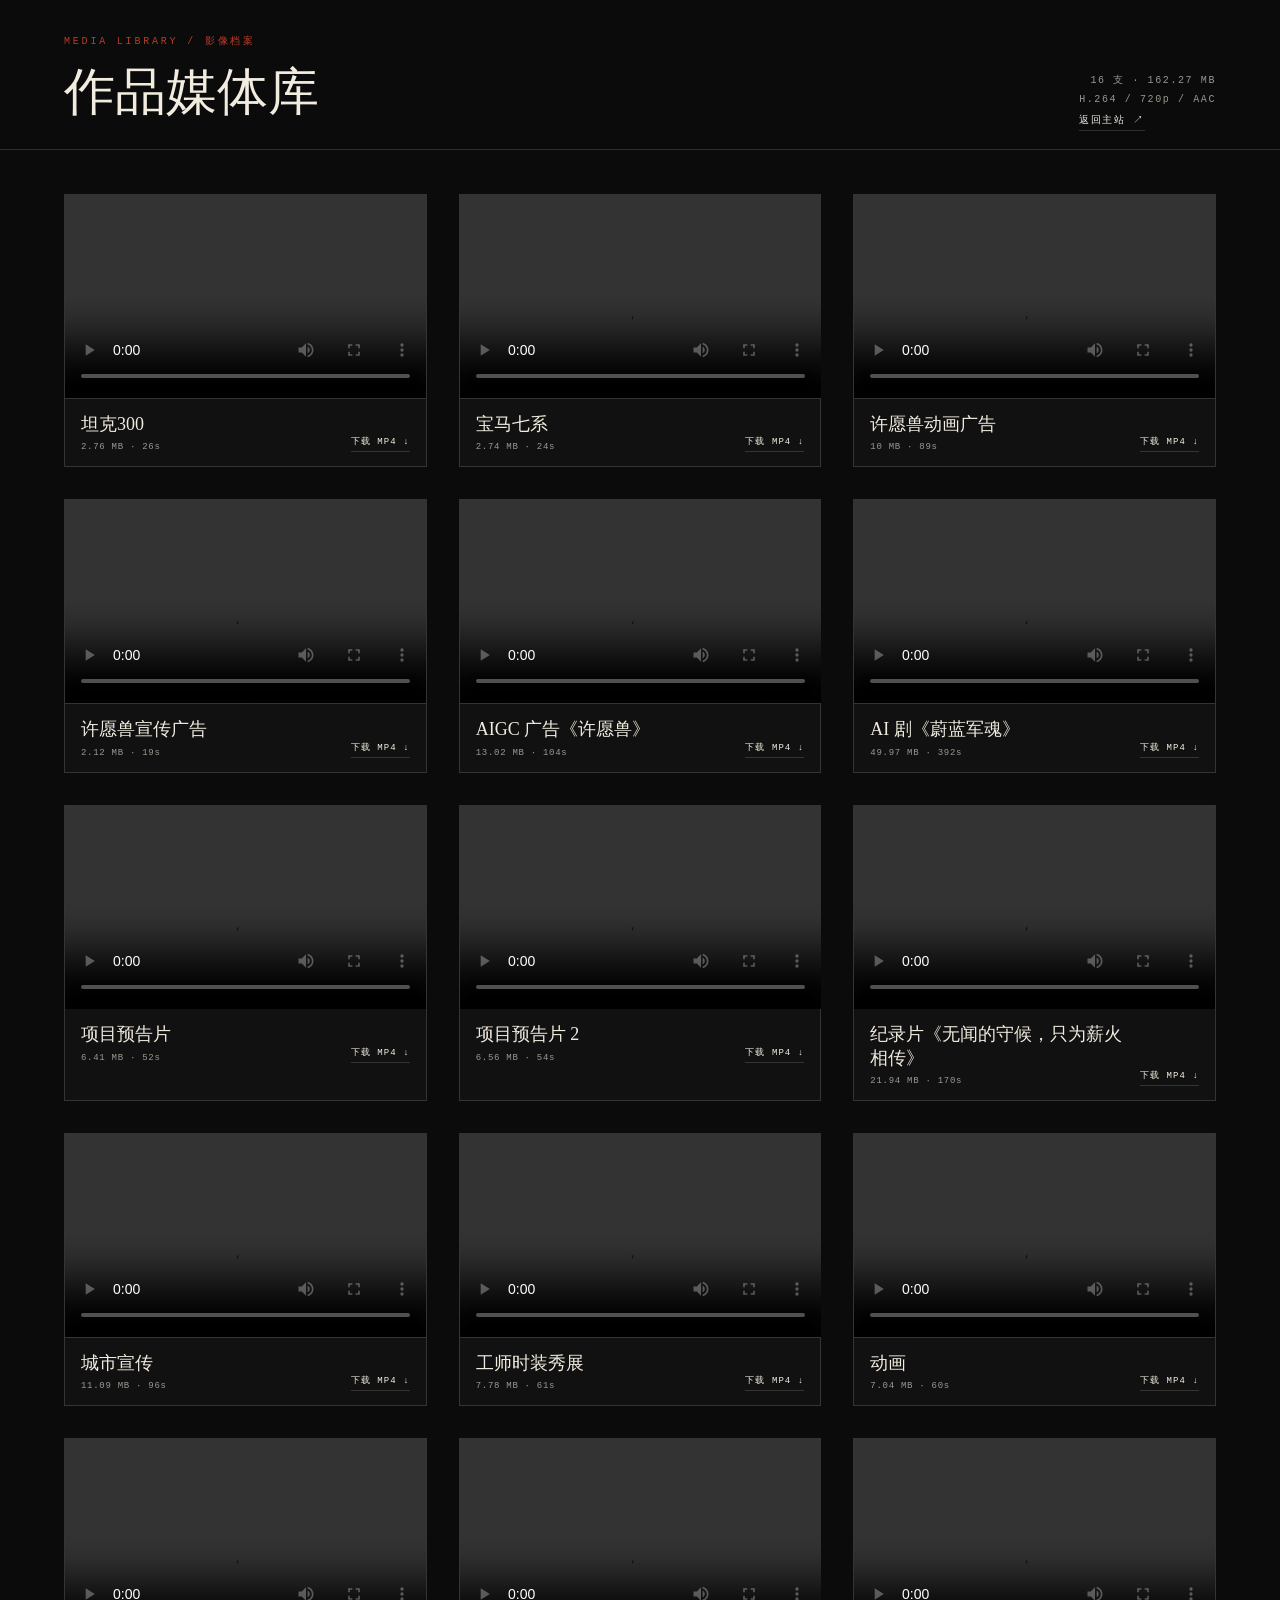
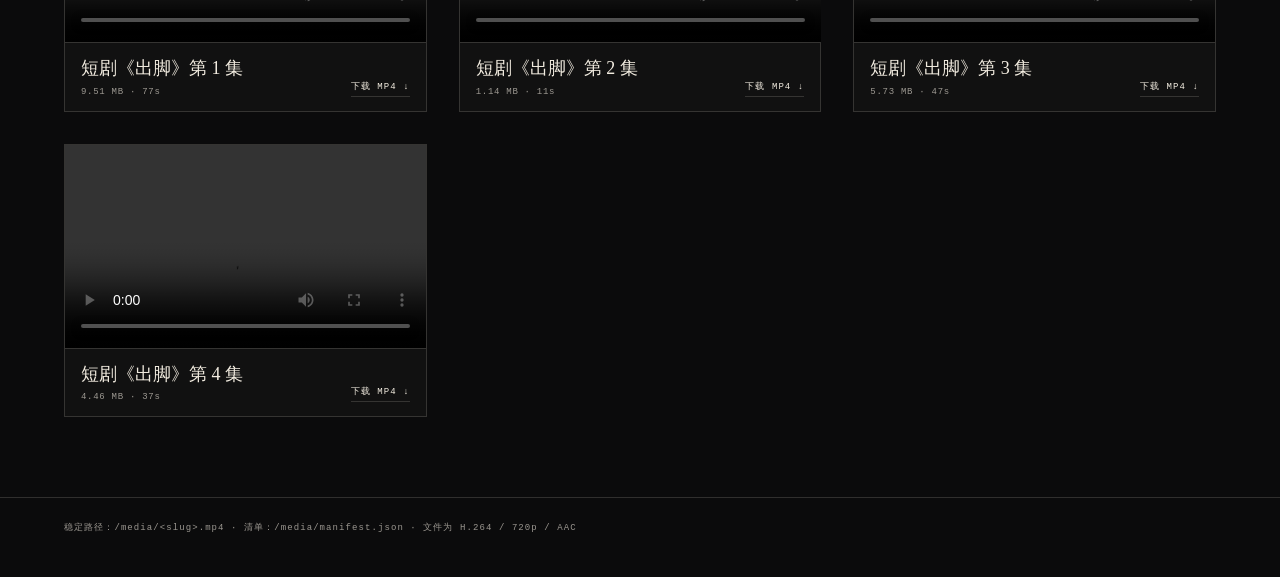
<file: media/index.html>
<!doctype html>
<html lang="zh-CN">
<head>
<meta charset="utf-8">
<meta name="viewport" content="width=device-width,initial-scale=1">
<title>媒体库 · 影像档案</title>
<meta name="robots" content="noindex">
<style>
:root{--ink:#0b0b0c;--paper:#f2ece0;--red:#b83c26;--line:rgba(242,236,224,.16);--mut:rgba(242,236,224,.62);--mono:"Courier New",monospace;--serif:"Songti SC","Noto Serif SC",serif}
*{box-sizing:border-box}
html,body{margin:0}
body{background:var(--ink);color:var(--paper);font-family:-apple-system,BlinkMacSystemFont,"Segoe UI","PingFang SC","Microsoft YaHei",sans-serif}
header{padding:34px clamp(16px,5vw,64px) 22px;border-bottom:1px solid var(--line);display:flex;justify-content:space-between;gap:18px;align-items:flex-end;flex-wrap:wrap}
.kicker{font-family:var(--mono);font-size:10px;letter-spacing:.28em;color:var(--red);margin:0}
h1{font-family:var(--serif);font-size:clamp(28px,4vw,52px);font-weight:400;margin:10px 0 0}
header .stat{font-family:var(--mono);font-size:10px;letter-spacing:.16em;color:var(--mut);margin:0;line-height:1.9;text-align:right}
header a{color:var(--paper);text-decoration:none;border-bottom:1px solid var(--line);padding-bottom:4px;font-family:var(--mono);font-size:10px;letter-spacing:.16em}
main{padding:clamp(18px,4vw,44px) clamp(16px,5vw,64px) 80px;display:grid;grid-template-columns:repeat(auto-fit,minmax(300px,1fr));gap:clamp(18px,2.6vw,32px)}
.card{border:1px solid var(--line);background:#111;min-width:0}
.card video{display:block;width:100%;aspect-ratio:16/9;background:#000;object-fit:contain}
.meta{display:flex;justify-content:space-between;align-items:flex-end;gap:12px;padding:14px 16px;border-top:1px solid var(--line)}
.meta h2{font-family:var(--serif);font-weight:400;font-size:18px;margin:0;line-height:1.3}
.meta p{font-family:var(--mono);font-size:9px;color:var(--mut);margin:6px 0 0;letter-spacing:.08em}
.meta a{flex:none;font-family:var(--mono);font-size:9px;letter-spacing:.12em;color:var(--paper);text-decoration:none;border-bottom:1px solid var(--line);padding-bottom:3px;white-space:nowrap}
.meta a:hover{color:var(--red);border-color:var(--red)}
footer{padding:22px clamp(16px,5vw,64px) 40px;border-top:1px solid var(--line);font-family:var(--mono);font-size:9px;letter-spacing:.12em;color:var(--mut);line-height:1.9}
.loading{padding:40px clamp(16px,5vw,64px);font-family:var(--mono);font-size:10px;color:var(--mut);letter-spacing:.12em}
@media(max-width:620px){main{grid-template-columns:1fr}.meta h2{font-size:16px}header .stat{text-align:left}}
</style>
</head>
<body>
<header>
  <div><p class="kicker">MEDIA LIBRARY / 影像档案</p><h1>作品媒体库</h1></div>
  <div><p class="stat" id="stats">LOADING MEDIA…</p><a href="../">返回主站 ↗</a></div>
</header>
<main id="grid"><p class="loading">正在读取媒体清单…</p></main>
<footer>稳定路径：/media/&lt;slug&gt;.mp4 · 清单：/media/manifest.json · 文件为 H.264 / 720p / AAC</footer>
<script>
(function(){
  var grid=document.getElementById('grid'), stats=document.getElementById('stats');
  function esc(s){return String(s).replace(/&/g,'&amp;').replace(/</g,'&lt;').replace(/>/g,'&gt;').replace(/"/g,'&quot;');}
  fetch('./manifest.json').then(function(r){return r.json();}).then(function(m){
    stats.innerHTML=esc(m.count)+' 支 · '+esc(m.totalMB)+' MB<br>H.264 / 720p / AAC';
    grid.innerHTML='';
    m.entries.forEach(function(e){
      var card=document.createElement('article'); card.className='card';
      var video=document.createElement('video');
      video.src='./'+e.file; video.controls=true; video.preload='metadata'; video.setAttribute('playsinline','');
      var meta=document.createElement('div'); meta.className='meta';
      var box=document.createElement('div');
      var h=document.createElement('h2'); h.textContent=e.title;
      var p=document.createElement('p'); p.textContent=e.mb+' MB · '+Math.round(e.duration)+'s';
      box.appendChild(h); box.appendChild(p);
      var a=document.createElement('a'); a.href='./'+e.file; a.setAttribute('download',''); a.innerHTML='下载 MP4 <span>↓</span>';
      meta.appendChild(box); meta.appendChild(a);
      card.appendChild(video); card.appendChild(meta); grid.appendChild(card);
    });
  }).catch(function(){
    grid.innerHTML='<p class="loading">清单加载失败，请直接访问 /media/&lt;slug&gt;.mp4</p>';
  });
})();
</script>
</body>
</html>
</file>
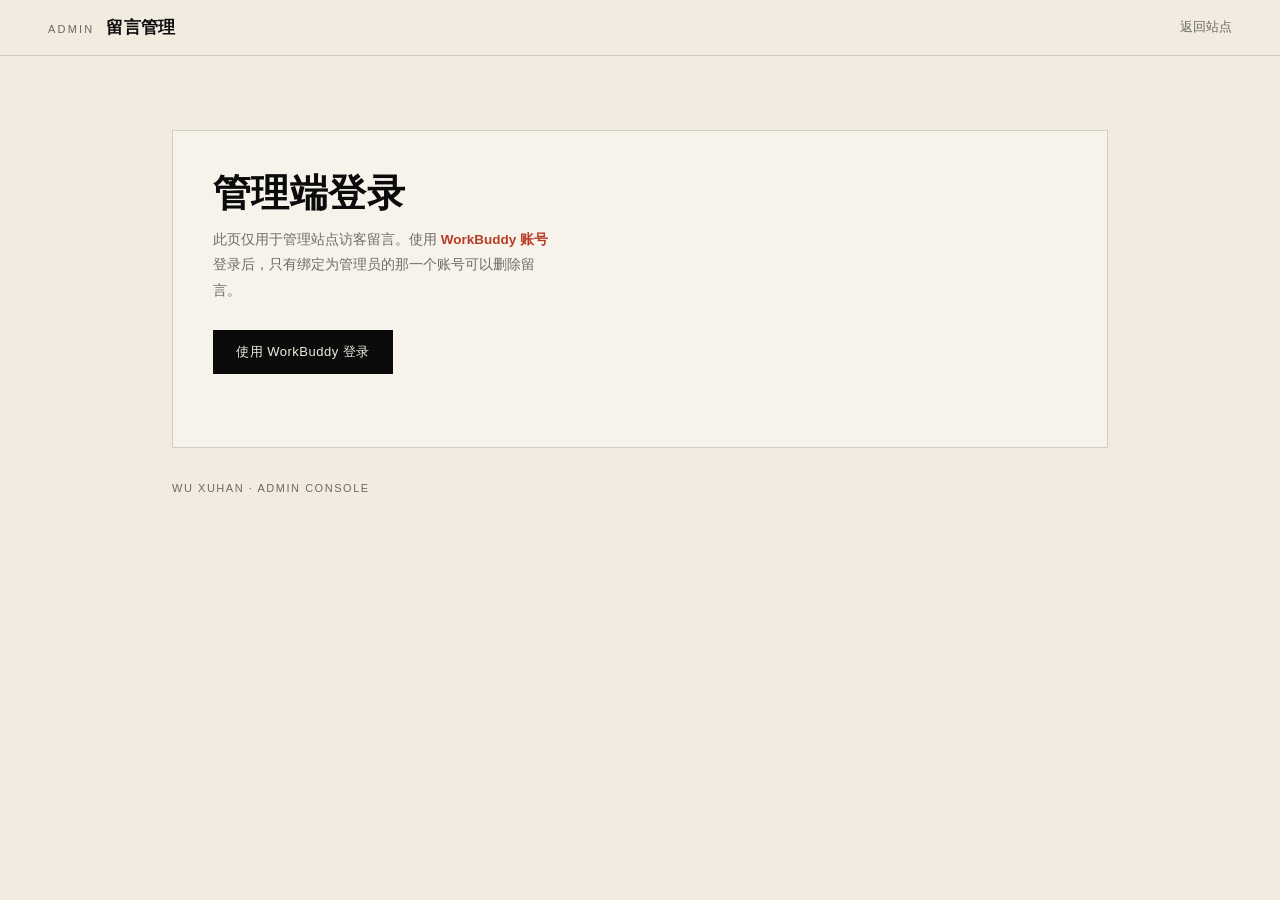
<file: admin.html>
<!DOCTYPE html>
<html lang="zh-CN">
<head>
<meta charset="UTF-8">
<meta name="viewport" content="width=device-width, initial-scale=1">
<meta name="robots" content="noindex, nofollow">
<title>留言管理 · 吴旭涵</title>
<style>
  :root{
    --paper:#f2ece0; --paper-2:#e9e1d2; --paper-3:#ddd3c1;
    --red:#b83c26; --red-2:#d24a2f; --ink:#0b0b0c;
    --line:rgba(11,11,12,.16); --line-2:rgba(11,11,12,.32);
    --txt:#0b0b0c; --mut:rgba(11,11,12,.58);
    --font-display:"方正粗黑宋简体","思源宋体 CN Heavy","Songti SC","宋体",serif;
    --font-body:"Microsoft YaHei","微软雅黑","Noto Sans SC",-apple-system,"Segoe UI",sans-serif;
    --font-meta:"DIN Next LT Pro","Bahnschrift","Segoe UI",Arial,sans-serif;
    --ease:cubic-bezier(.16,1,.3,1);
  }
  *{box-sizing:border-box}
  html,body{margin:0;background:var(--paper);color:var(--txt);font-family:var(--font-body)}
  body{-webkit-font-smoothing:antialiased;min-height:100vh}
  a{color:inherit}

  .bar{
    display:flex;align-items:center;justify-content:space-between;gap:16px;
    padding:16px clamp(18px,4vw,48px);border-bottom:1px solid var(--line);
    position:sticky;top:0;background:var(--paper);z-index:5;
  }
  .bar-l{display:flex;align-items:baseline;gap:12px;min-width:0}
  .bar-kicker{font-family:var(--font-meta);font-size:11px;letter-spacing:.2em;text-transform:uppercase;color:var(--mut)}
  .bar-title{font-family:var(--font-display);font-size:17px;font-weight:700;letter-spacing:.02em}
  .bar-r{display:flex;align-items:center;gap:18px}
  .bar-link{font-size:12.5px;color:var(--mut);text-decoration:none;border-bottom:1px solid transparent;transition:.25s var(--ease)}
  .bar-link:hover{color:var(--red);border-color:var(--red)}

  .wrap{max-width:1000px;margin:0 auto;padding:clamp(28px,5vw,56px) clamp(18px,4vw,32px) 80px}
  .card{background:rgba(255,255,255,.35);border:1px solid var(--line);padding:clamp(24px,3.4vw,40px)}
  .card + .card{margin-top:18px}

  h1.lead{font-family:var(--font-display);font-size:clamp(26px,4vw,38px);line-height:1.2;margin:0 0 10px;letter-spacing:.01em}
  .sub{font-size:13.5px;line-height:1.9;color:var(--mut);margin:0 0 26px;max-width:46ch}
  .sub b{color:var(--red);font-weight:600}

  .btn{
    display:inline-flex;align-items:center;gap:10px;border:1px solid var(--ink);
    background:var(--ink);color:var(--paper);padding:12px 22px;font:inherit;font-size:13px;
    letter-spacing:.04em;cursor:pointer;transition:.25s var(--ease);
  }
  .btn:hover{background:var(--red);border-color:var(--red)}
  .btn[disabled]{opacity:.5;cursor:progress;pointer-events:none}
  .btn-ghost{background:transparent;color:var(--ink)}
  .btn-ghost:hover{background:transparent;color:var(--red);border-color:var(--red)}
  .btn-sm{padding:7px 14px;font-size:12px}

  .field{margin:18px 0 0}
  .label{display:block;font-family:var(--font-meta);font-size:10.5px;letter-spacing:.16em;text-transform:uppercase;color:var(--mut);margin-bottom:8px}
  .input{
    width:100%;background:transparent;border:1px solid var(--line-2);padding:12px 14px;
    font:inherit;font-size:14px;color:var(--txt);outline:none;letter-spacing:.06em;transition:border-color .25s var(--ease);
  }
  .input:focus{border-color:var(--red)}

  .msg{margin:16px 0 0;font-size:12.5px;line-height:1.7;min-height:1.4em;color:var(--mut)}
  .msg[data-tone="err"]{color:var(--red)}
  .msg[data-tone="ok"]{color:#2f7a4d}

  .stats{display:grid;grid-template-columns:repeat(3,1fr);gap:1px;background:var(--line);border:1px solid var(--line);margin:0 0 26px}
  .stat{background:var(--paper);padding:18px 20px}
  .stat dt{font-family:var(--font-meta);font-size:10.5px;letter-spacing:.16em;text-transform:uppercase;color:var(--mut);margin:0 0 8px}
  .stat dd{margin:0;font-family:var(--font-display);font-size:26px;font-weight:700;letter-spacing:.01em}
  .stat dd small{font-size:12px;font-weight:400;color:var(--mut);margin-left:4px;font-family:var(--font-body)}

  .list{list-style:none;margin:0;padding:0;border-top:1px solid var(--line)}
  .item{padding:16px 0;border-bottom:1px solid var(--line);display:grid;grid-template-columns:1fr auto;gap:14px;align-items:start}
  .item-head{display:flex;align-items:baseline;gap:10px;flex-wrap:wrap;margin-bottom:6px}
  .who{font-weight:600;font-size:13.5px}
  .who-none{color:var(--mut);font-weight:400}
  .tag{font-family:var(--font-meta);font-size:10px;letter-spacing:.12em;text-transform:uppercase;color:var(--mut);border:1px solid var(--line);padding:2px 6px}
  .when{font-family:var(--font-meta);font-size:11px;letter-spacing:.08em;color:var(--mut)}
  .text{font-size:13.5px;line-height:1.85;word-break:break-word;white-space:pre-wrap;margin:0}
  .del{
    background:transparent;border:1px solid var(--line);color:var(--mut);font:inherit;font-size:11.5px;
    padding:6px 12px;cursor:pointer;transition:.25s var(--ease);white-space:nowrap;
  }
  .del:hover{border-color:var(--red);color:var(--red)}
  .del[disabled]{opacity:.45;cursor:progress;pointer-events:none}
  .empty{font-size:13px;color:var(--mut);padding:26px 0;text-align:center}

  .hidden{display:none !important}
  .foot{margin-top:34px;font-family:var(--font-meta);font-size:11px;letter-spacing:.14em;text-transform:uppercase;color:var(--mut)}
  @media(max-width:640px){
    .stats{grid-template-columns:1fr}
    .item{grid-template-columns:1fr}
    .bar-title{font-size:15px}
  }
</style>
</head>
<body>

<div class="bar">
  <div class="bar-l">
    <span class="bar-kicker">Admin</span>
    <span class="bar-title">留言管理</span>
  </div>
  <div class="bar-r">
    <a class="bar-link" id="backLink" href="index.html">返回站点</a>
    <button class="bar-link btn-logout hidden" id="logoutBtn" type="button" style="background:none;border:0;padding:0;cursor:pointer;font:inherit">退出登录</button>
  </div>
</div>

<div class="wrap">

  <!-- 加载 -->
  <div class="card" id="viewLoading">
    <p class="sub" style="margin:0">正在确认登录状态…</p>
  </div>

  <!-- 未登录 -->
  <div class="card hidden" id="viewLogin">
    <h1 class="lead">管理端登录</h1>
    <p class="sub">此页仅用于管理站点访客留言。使用 <b>WorkBuddy 账号</b>登录后，只有绑定为管理员的那一个账号可以删除留言。</p>
    <button class="btn" id="loginBtn" type="button">使用 WorkBuddy 登录</button>
    <p class="msg" id="loginMsg" role="status" aria-live="polite"></p>
  </div>

  <!-- 已登录但未绑定管理员 -->
  <div class="card hidden" id="viewClaim">
    <h1 class="lead">绑定管理员</h1>
    <p class="sub">当前账号已登录，但还不是管理员。输入站长手中的<b>一次性绑定口令</b>完成绑定；绑定成功后此口令即失效，只有当前账号可管理留言。</p>
    <div class="field">
      <label class="label" for="tokenInput">绑定口令</label>
      <input class="input" id="tokenInput" type="text" autocomplete="off" spellcheck="false" placeholder="WXH-XXXX-XXXX-XXXX">
    </div>
    <div class="field">
      <button class="btn" id="claimBtn" type="button">完成绑定</button>
    </div>
    <p class="msg" id="claimMsg" role="status" aria-live="polite"></p>
  </div>

  <!-- 管理员面板 -->
  <div class="card hidden" id="viewPanel">
    <h1 class="lead">留言管理</h1>
    <p class="sub" style="margin-bottom:22px">删除后不可恢复。留言本身是公开可见的，删除只影响站点上的展示。</p>
    <dl class="stats">
      <div class="stat"><dt>留言</dt><dd><span id="statMsgs">—</span><small>条</small></dd></div>
      <div class="stat"><dt>简历下载</dt><dd><span id="statDl">—</span><small>次</small></dd></div>
      <div class="stat"><dt>管理员</dt><dd style="font-size:14px;font-family:var(--font-body);font-weight:400"><span id="statWho">—</span></dd></div>
    </dl>
    <p class="msg" id="panelMsg" role="status" aria-live="polite"></p>
    <ul class="list" id="msgList"></ul>
    <p class="empty hidden" id="msgEmpty">还没有访客留言。</p>
  </div>

  <p class="foot">Wu Xuhan · Admin Console</p>
</div>

<script src="js/vendor/workbuddy-cloud-sdk.js"></script>
<script src="js/cloud.js"></script>
<script src="js/admin.js"></script>
</body>
</html>
</file>
<file: assets/fonts/fonts.css>
/* Self-hosted licensed fonts (SIL OFL 1.1) · Bebas Neue + Inter */
@font-face{font-family:'Bebas Neue';font-style:normal;font-weight:400;font-display:swap;src:url('bebas-neue-latin.woff2') format('woff2');unicode-range:U+0000-00FF,U+0131,U+0152-0153,U+02BB-02BC,U+02C6,U+02DA,U+02DC,U+0304,U+0308,U+0329,U+2000-206F,U+20AC,U+2122,U+2191,U+2193,U+2212,U+2215,U+FEFF,U+FFFD}
@font-face{font-family:'Bebas Neue';font-style:normal;font-weight:400;font-display:swap;src:url('bebas-neue-latin-ext.woff2') format('woff2');unicode-range:U+0100-02BA,U+02BD-02C5,U+02C7-02CC,U+02CE-02D7,U+02DD-02FF,U+0304,U+0308,U+0329,U+1D00-1DBF,U+1E00-1E9F,U+1EF2-1EFF,U+2020,U+20A0-20AB,U+20AD-20C4,U+2113,U+2C60-2C7F,U+A720-A7FF}
@font-face{font-family:'Inter';font-style:normal;font-weight:100 900;font-display:swap;src:url('inter-latin.woff2') format('woff2');unicode-range:U+0000-00FF,U+0131,U+0152-0153,U+02BB-02BC,U+02C6,U+02DA,U+02DC,U+0304,U+0308,U+0329,U+2000-206F,U+20AC,U+2122,U+2191,U+2193,U+2212,U+2215,U+FEFF,U+FFFD}
@font-face{font-family:'Inter';font-style:normal;font-weight:100 900;font-display:swap;src:url('inter-latin-ext.woff2') format('woff2');unicode-range:U+0100-02BA,U+02BD-02C5,U+02C7-02CC,U+02CE-02D7,U+02DD-02FF,U+0304,U+0308,U+0329,U+1D00-1DBF,U+1E00-1E9F,U+1EF2-1EFF,U+2020,U+20A0-20AB,U+20AD-20C4,U+2113,U+2C60-2C7F,U+A720-A7FF}
</file>
<file: css/art.css>
/* ============================================================
   BLACK BOX ARCHIVE — 影像档案 / 艺术展陈改版
   设计：墨黑 × 纸白 × 朱砂；衬线展示字 × DIN 元信息
   ============================================================ */

/* ---------- 0. 设计令牌 ---------- */
:root{
  --ink:#0b0b0c;
  --ink-2:#121214;
  --ink-3:#17171b;
  --paper:#f2ece0;
  --paper-2:#e9e1d2;
  --paper-3:#ddd3c1;
  --red:#b83c26;
  --red-2:#d24a2f;
  --red-d:#d4573c;
  --gold:#b39360;

  --line-d:rgba(242,236,224,.16);
  --line-d-2:rgba(242,236,224,.30);
  --line-l:rgba(11,11,12,.16);
  --line-l-2:rgba(11,11,12,.32);

  --txt-d:rgba(242,236,224,.93);
  --mut-d:rgba(242,236,224,.55);
  --txt-l:#0b0b0c;
  --mut-l:rgba(11,11,12,.58);

  --ease:cubic-bezier(.16,1,.3,1);
  --ease-io:cubic-bezier(.65,.05,.36,1);

  --font-display:"方正粗黑宋简体","思源宋体 CN Heavy","Songti SC","宋体",serif;
  --font-serif:"思源宋体 CN Heavy","Songti SC","宋体",Georgia,serif;
  --font-body:"Microsoft YaHei","微软雅黑","Noto Sans SC",-apple-system,"Segoe UI",sans-serif;
  --font-meta:"DIN Next LT Pro","Bahnschrift","Segoe UI",Arial,sans-serif;
  --font-mono:"Consolas","SFMono-Regular",Menlo,monospace;

  --gut:clamp(18px,4.4vw,72px);
  --max:1440px;
}

/* ---------- 1. 基础 ---------- */
*,*::before,*::after{box-sizing:border-box}
html{
  -webkit-text-size-adjust:100%;
  scroll-behavior:smooth;
  scrollbar-color:var(--red) var(--ink);
  scrollbar-width:thin;
}
body{
  margin:0;
  background:var(--ink);
  color:var(--txt-d);
  font-family:var(--font-body);
  font-size:16px;
  line-height:1.7;
  letter-spacing:.01em;
  overflow-x:hidden;
  -webkit-font-smoothing:antialiased;
  -moz-osx-font-smoothing:grayscale;
}
html.is-enhanced body.is-loading:not(.is-ready){overflow:hidden}
html:not(.is-enhanced) body{overflow:auto}
body.is-modal-open{overflow:hidden}
ul,ol,dl,dd,dt,figure,blockquote,h1,h2,h3,h4,p{margin:0;padding:0}
ul,ol{list-style:none}
img,video{display:block;max-width:100%}
a{color:inherit;text-decoration:none}
button{font:inherit;color:inherit;background:none;border:0;padding:0;cursor:pointer}
button:disabled{cursor:default}
::selection{background:var(--red);color:var(--paper)}
:focus-visible{outline:1px solid var(--red);outline-offset:4px}
::-webkit-scrollbar{width:9px;height:9px}
::-webkit-scrollbar-track{background:var(--ink)}
::-webkit-scrollbar-thumb{background:#3a3128;border:2px solid var(--ink);border-radius:8px}
::-webkit-scrollbar-thumb:hover{background:var(--red)}

html.pointer-fine,html.pointer-fine a,html.pointer-fine button,html.pointer-fine [role="button"]{cursor:none}
html.pointer-fine input,html.pointer-fine textarea{cursor:auto}

/* ---------- 2. 质感层：颗粒 / 画框 ---------- */
.grain{
  position:fixed;inset:0;z-index:190;pointer-events:none;
  opacity:.22;mix-blend-mode:overlay;
  background-image:url("data:image/svg+xml,%3Csvg xmlns='http://www.w3.org/2000/svg' width='180' height='180'%3E%3Cfilter id='n'%3E%3CfeTurbulence type='fractalNoise' baseFrequency='.82' numOctaves='3' stitchTiles='stitch'/%3E%3CfeColorMatrix type='saturate' values='0'/%3E%3C/filter%3E%3Crect width='100%25' height='100%25' filter='url(%23n)'/%3E%3C/svg%3E");
  background-size:180px 180px;
}
.progress{position:fixed;left:0;right:0;top:0;height:2px;z-index:460;pointer-events:none}
.progress i{display:block;height:100%;width:0;background:var(--red);box-shadow:0 0 12px rgba(184,60,38,.6)}

/* ---------- 3. 入场遮幕 ---------- */
.preloader{
  position:fixed;inset:0;z-index:500;
  display:grid;place-items:center;
  background:var(--ink);
  transition:opacity .9s var(--ease),visibility .9s;
  animation:preFallback .6s ease 4.4s forwards;
}
@keyframes preFallback{to{opacity:0;visibility:hidden;pointer-events:none}}
body.is-ready .preloader{opacity:0;visibility:hidden;pointer-events:none}
.preloader-inner{width:min(560px,80vw);text-align:center}
.preloader-kicker,.preloader-meta{
  font-family:var(--font-meta);font-size:10px;letter-spacing:.34em;
  text-transform:uppercase;color:var(--mut-d);
}
.preloader-count{
  font-family:var(--font-display);font-size:clamp(84px,15vw,168px);
  line-height:.95;color:var(--paper);margin:22px 0 24px;font-weight:400;
}
.preloader-count em{
  font-family:var(--font-meta);font-style:normal;font-size:13px;
  color:var(--red);vertical-align:super;letter-spacing:.1em;
}
.preloader-track{position:relative;height:1px;background:var(--line-d);overflow:hidden}
.preloader-track i{position:absolute;inset:0;width:0;background:var(--red)}
.preloader-meta{margin-top:18px;font-size:9px;letter-spacing:.22em}
.preloader-corner{position:absolute;width:26px;height:26px;border:1px solid var(--line-d-2)}
.preloader-corner--tl{top:24px;left:24px;border-right:0;border-bottom:0}
.preloader-corner--tr{top:24px;right:24px;border-left:0;border-bottom:0}
.preloader-corner--bl{bottom:24px;left:24px;border-right:0;border-top:0}
.preloader-corner--br{bottom:24px;right:24px;border-left:0;border-top:0}

/* ---------- 4. 自定义光标 ---------- */
.cursor{
  position:fixed;left:0;top:0;z-index:900;pointer-events:none;
  mix-blend-mode:difference;opacity:0;transition:opacity .3s ease;
}
html.pointer-fine .cursor{opacity:1}
.cursor-dot{
  position:absolute;width:5px;height:5px;border-radius:50%;
  background:#fff;transform:translate(-50%,-50%);
  transition:opacity .25s ease;
}
.cursor-ring{
  position:absolute;width:34px;height:34px;border-radius:50%;
  border:1px solid rgba(255,255,255,.65);
  transform:translate(-50%,-50%);
  transition:width .4s var(--ease),height .4s var(--ease),background .4s ease,border-color .4s ease;
}
.cursor-label{
  position:absolute;transform:translate(20px,18px);
  font-family:var(--font-meta);font-size:9px;letter-spacing:.22em;
  text-transform:uppercase;color:#fff;white-space:nowrap;opacity:0;
  transition:opacity .3s ease,transform .4s var(--ease);
}
.cursor.is-active .cursor-ring{width:56px;height:56px;background:rgba(255,255,255,.92);border-color:transparent}
.cursor.is-active .cursor-dot{opacity:0}
.cursor.is-label .cursor-label{opacity:1;transform:translate(24px,22px)}
.cursor.is-down .cursor-ring{width:26px;height:26px}

/* ---------- 5. 顶部导航 ---------- */
.site-header{
  --hdr-bg:rgba(11,11,12,.72);
  position:fixed;left:0;right:0;top:0;z-index:320;
  display:flex;align-items:center;justify-content:space-between;gap:24px;
  padding:20px var(--gut);
  color:var(--paper);
  border-bottom:1px solid transparent;
  transition:background .5s var(--ease),color .5s var(--ease),padding .5s var(--ease),border-color .5s ease;
}
.site-header.is-scrolled{padding-top:13px;padding-bottom:13px;background:var(--hdr-bg);backdrop-filter:blur(16px) saturate(1.2);-webkit-backdrop-filter:blur(16px) saturate(1.2);border-bottom-color:var(--line-d)}
.site-header.on-light{color:var(--ink);--hdr-bg:rgba(242,236,224,.82)}
.site-header.on-light.is-scrolled{border-bottom-color:var(--line-l)}
.brand{display:flex;align-items:center;gap:12px;position:relative;z-index:4}
.brand-seal{
  width:34px;height:34px;flex:none;display:grid;place-items:center;
  background:var(--red);color:var(--paper);
  font-family:var(--font-display);font-size:19px;line-height:1;
  transition:transform .55s var(--ease);
}
.brand:hover .brand-seal{transform:rotate(-8deg)}
.brand-name{display:flex;flex-direction:column;line-height:1.08}
.brand-name b{font-family:var(--font-display);font-size:16px;font-weight:400;letter-spacing:.12em}
.brand-name em{font-family:var(--font-meta);font-style:normal;font-size:8px;letter-spacing:.26em;opacity:.55;margin-top:3px}
.nav{display:flex;align-items:center;gap:clamp(18px,2.4vw,40px)}
.nav-link{
  position:relative;display:inline-flex;align-items:baseline;gap:7px;
  padding:6px 0;font-family:var(--font-meta);font-size:11px;letter-spacing:.18em;
  opacity:.72;transition:opacity .3s ease;
}
.nav-link i{font-style:normal;font-size:8px;color:var(--red);letter-spacing:.08em}
.nav-link::after{
  content:"";position:absolute;left:0;right:0;bottom:0;height:1px;
  background:currentColor;transform:scaleX(0);transform-origin:right;
  transition:transform .5s var(--ease);
}
.nav-link:hover,.nav-link.is-active{opacity:1}
.nav-link:hover::after,.nav-link.is-active::after{transform:scaleX(1);transform-origin:left}
.header-tools{display:flex;align-items:center;gap:clamp(12px,1.6vw,24px)}
.clock{font-family:var(--font-mono);font-size:10px;letter-spacing:.14em;opacity:.5;white-space:nowrap}
.cv-link{
  display:inline-flex;align-items:center;gap:8px;
  padding:9px 16px;border:1px solid var(--line-d-2);
  font-family:var(--font-meta);font-size:10px;letter-spacing:.18em;
  transition:.4s var(--ease);white-space:nowrap;
}
.cv-link i{font-style:normal;transition:transform .4s var(--ease)}
.cv-link:hover{background:var(--red);border-color:var(--red);color:var(--paper)}
.cv-link:hover i{transform:translateY(2px)}
.menu-toggle{
  display:none;width:42px;height:42px;flex-direction:column;align-items:center;justify-content:center;
  gap:6px;border:1px solid var(--line-d-2);position:relative;z-index:4;transition:.4s;
}
.menu-toggle span{width:16px;height:1px;background:currentColor;transition:transform .4s var(--ease)}
.site-header.is-menu-open .menu-toggle span:first-child{transform:translateY(3.5px) rotate(45deg)}
.site-header.is-menu-open .menu-toggle span:last-child{transform:translateY(-3.5px) rotate(-45deg)}
.site-header.is-menu-open .menu-toggle{border-color:var(--line-d-2)}

/* ---------- 6. 右侧章节索引 ---------- */
.section-nav{
  position:fixed;right:26px;top:50%;transform:translateY(-50%);
  z-index:300;display:flex;flex-direction:column;align-items:flex-end;gap:20px;
  mix-blend-mode:difference;color:#fff;
}
.section-nav a{
  display:flex;align-items:center;gap:10px;
  font-family:var(--font-meta);font-size:9px;letter-spacing:.22em;opacity:.45;
  transition:opacity .35s ease;
}
.section-nav i{display:block;width:18px;height:1px;background:currentColor;transition:width .45s var(--ease)}
.section-nav span{opacity:0;transform:translateX(6px);transition:.4s var(--ease)}
.section-nav a:hover,.section-nav a.is-active{opacity:1}
.section-nav a:hover span,.section-nav a.is-active span{opacity:1;transform:none}
.section-nav a.is-active i{width:34px}

/* ---------- 7. 通用按钮 / 链接 ---------- */
.btn{
  position:relative;display:inline-flex;align-items:center;gap:14px;
  padding:16px 26px;border:1px solid currentColor;isolation:isolate;overflow:hidden;
  font-family:var(--font-meta);font-size:10.5px;letter-spacing:.2em;
  transition:color .45s var(--ease),border-color .45s ease,transform .3s var(--ease);
  will-change:transform;
}
.btn i{font-style:normal;transition:transform .45s var(--ease)}
.btn::before{
  content:"";position:absolute;inset:0;background:var(--red);
  transform:translateY(101%);transition:transform .55s var(--ease);z-index:-1;
}
.btn:hover::before,.btn:focus-visible::before{transform:none}
.btn:hover,.btn:focus-visible{color:var(--paper);border-color:var(--red)}
.btn:hover i{transform:translate(3px,-3px)}
.btn-fill{background:var(--paper);color:var(--ink);border-color:var(--paper)}
.btn-line{color:var(--paper);border-color:var(--line-d-2);background:transparent}
.btn-lg{padding:20px 34px;font-size:11px}
.btn-sm{padding:10px 16px;font-size:9.5px}
.contact .btn-fill{background:var(--ink);color:var(--paper);border-color:var(--ink)}
.contact .btn-line{color:var(--ink);border-color:var(--line-l-2)}

.text-link{
  position:relative;display:inline-flex;align-items:center;gap:8px;
  font-family:var(--font-meta);font-size:10px;letter-spacing:.18em;color:var(--red);
}
.text-link i{font-style:normal;transition:transform .4s var(--ease)}
.text-link::after{content:"";position:absolute;left:0;right:0;bottom:-3px;height:1px;background:currentColor;transform:scaleX(0);transform-origin:right;transition:transform .45s var(--ease)}
.text-link:hover::after{transform:scaleX(1);transform-origin:left}
.text-link:hover i{transform:translateX(4px)}

/* ---------- 8. 跑马灯 ---------- */
.marquee{overflow:hidden;user-select:none}
.marquee-track{
  display:flex;align-items:center;width:max-content;
  animation:marquee 38s linear infinite;will-change:transform;
}
.marquee:hover .marquee-track{animation-play-state:paused}
.marquee-track span{
  font-family:var(--font-meta);font-size:10px;letter-spacing:.3em;
  text-transform:uppercase;padding:0 clamp(16px,2vw,26px);white-space:nowrap;
}
.marquee-track i{font-style:normal;font-size:9px;color:var(--red);opacity:.9}
@keyframes marquee{to{transform:translateX(-50%)}}

/* ---------- 9. HERO ---------- */
.hero{
  position:relative;min-height:100vh;min-height:100svh;
  display:flex;flex-direction:column;
  padding:clamp(96px,12vh,132px) var(--gut) 0;
  background:var(--ink);color:var(--txt-d);overflow:hidden;
}
.hero-bg{position:absolute;inset:0;pointer-events:none;overflow:hidden}
.hero-gridlines{
  position:absolute;inset:-10% 0;
  background-image:linear-gradient(90deg,var(--line-d) 1px,transparent 1px);
  background-size:calc(100% / 12) 100%;
  opacity:.5;
  -webkit-mask-image:linear-gradient(to bottom,transparent 2%,#000 26%,#000 74%,transparent 98%);
  mask-image:linear-gradient(to bottom,transparent 2%,#000 26%,#000 74%,transparent 98%);
}
.hero-spot{
  position:absolute;left:50%;top:42%;width:70vw;height:70vw;
  transform:translate(-50%,-50%);
  background:radial-gradient(circle,rgba(184,60,38,.30) 0%,rgba(184,60,38,.10) 38%,transparent 64%);
  filter:blur(40px);opacity:.9;will-change:transform;
}
.hero-vignette{position:absolute;inset:0;background:radial-gradient(120% 90% at 50% 8%,transparent 38%,rgba(0,0,0,.62) 100%)}
.hero-vertical{
  position:absolute;top:50%;transform:translateY(-50%);
  writing-mode:vertical-rl;text-orientation:mixed;
  font-family:var(--font-meta);font-size:9px;letter-spacing:.42em;
  color:rgba(242,236,224,.30);text-transform:uppercase;
}
.hero-vertical--l{left:14px}
.hero-vertical--r{right:14px}
.hero-inner{
  position:relative;z-index:2;flex:1;
  width:100%;max-width:var(--max);margin:0 auto;
  display:flex;flex-direction:column;justify-content:space-between;
  padding-bottom:clamp(24px,4vh,46px);
}
.hero-top{
  display:flex;justify-content:space-between;gap:20px;
  padding-bottom:14px;border-bottom:1px solid var(--line-d);
  font-family:var(--font-meta);font-size:9.5px;letter-spacing:.22em;
  color:var(--mut-d);text-transform:uppercase;
}
.hero-main{
  display:grid;grid-template-columns:minmax(0,1fr) minmax(280px,340px);
  align-items:end;gap:clamp(24px,4vw,60px);
  margin-top:clamp(28px,6vh,72px);
}
.hero-title{
  font-family:var(--font-display);font-weight:400;
  font-size:clamp(88px,14.5vw,210px);line-height:.86;letter-spacing:.02em;
  color:var(--paper);display:flex;flex-direction:column;
}
.title-line{display:block;overflow:hidden}
.title-line--2{padding-left:clamp(42px,11vw,190px)}
.title-inner{display:block;transform:translateY(112%)}
body.is-ready .title-inner{animation:titleIn 1.05s var(--ease) .1s forwards}
body.is-ready .title-line--2 .title-inner{animation-delay:.22s}
html:not(.is-enhanced) .title-inner{transform:none}
@keyframes titleIn{to{transform:none}}
.title-mark{color:var(--red);font-size:.7em;vertical-align:.12em;margin-left:.04em}
.title-line--2 .title-inner{
  color:transparent;
  -webkit-text-stroke:1px var(--paper);
  transition:color .6s ease;
}
.hero-title:hover .title-line--2 .title-inner{color:rgba(242,236,224,.10)}
.hero-aside{display:flex;flex-direction:column;gap:22px;padding-bottom:10px}
.hero-name{
  font-family:var(--font-display);font-size:26px;line-height:1.1;
  display:flex;flex-direction:column;gap:6px;color:var(--paper);
}
.hero-name em{font-family:var(--font-meta);font-style:normal;font-size:9px;letter-spacing:.3em;color:var(--mut-d)}
.hero-lede{font-size:14px;line-height:2;color:var(--mut-d);max-width:34ch}
.hero-actions{display:flex;flex-wrap:wrap;gap:12px;margin-top:6px}
.hero-bottom{
  display:flex;align-items:flex-end;justify-content:space-between;gap:32px;
  margin-top:clamp(34px,6vh,64px);padding-top:26px;border-top:1px solid var(--line-d);
}
.hero-stats{display:flex;gap:clamp(26px,4.5vw,72px);flex-wrap:wrap}
.stat dt{display:flex;align-items:baseline;font-family:var(--font-display);font-size:clamp(28px,3.2vw,46px);line-height:1;color:var(--paper)}
.stat dt em{font-family:var(--font-meta);font-style:normal;font-size:10px;color:var(--red);margin-left:4px;letter-spacing:.1em}
.stat dd{margin-top:9px;font-family:var(--font-meta);font-size:9.5px;letter-spacing:.2em;color:var(--mut-d)}
.stat-prefix{font-family:var(--font-meta);font-size:11px;letter-spacing:.14em;color:var(--red);margin-right:6px;align-self:center}
.scroll-cue{
  display:flex;flex-direction:column;align-items:center;gap:10px;
  font-family:var(--font-meta);font-size:8px;letter-spacing:.34em;
  color:var(--mut-d);flex:none;
}
.scroll-cue i{position:relative;display:block;width:1px;height:48px;background:linear-gradient(var(--paper),transparent);overflow:hidden}
.scroll-cue i::after{content:"";position:absolute;left:0;top:-48px;width:1px;height:48px;background:var(--red);animation:cue 2.4s var(--ease) infinite}
@keyframes cue{0%{transform:translateY(0)}70%,100%{transform:translateY(96px)}}
.scroll-cue span{transition:color .3s}
.scroll-cue:hover span{color:var(--paper)}
.marquee--hero{
  position:relative;z-index:2;
  margin:0 calc(var(--gut) * -1);
  border-top:1px solid var(--line-d);
  padding:14px 0;color:var(--mut-d);
}
.marquee--hero .marquee-track span{color:rgba(242,236,224,.62)}

/* ---------- 10. 章节通用 ---------- */
.section-inner{width:min(var(--max),calc(100% - var(--gut) * 2));margin:0 auto}
.works,.about,.contact{position:relative;background:var(--paper);color:var(--ink)}
.works{padding:clamp(88px,11vw,150px) 0 clamp(64px,8vw,104px)}
.about{padding:clamp(70px,9vw,116px) 0 clamp(88px,12vw,150px);border-top:1px solid var(--line-l)}
.experience{padding:clamp(88px,11vw,150px) 0;background:var(--ink);color:var(--txt-d)}
.contact{padding:clamp(88px,11vw,150px) 0 0;border-top:1px solid var(--line-l)}
.section-kicker{
  display:flex;align-items:center;gap:12px;
  font-family:var(--font-meta);font-size:10px;letter-spacing:.32em;
  text-transform:uppercase;color:var(--red);
}
.section-kicker::before{content:"";width:26px;height:1px;background:currentColor}
.section-title{display:flex;align-items:flex-end;flex-wrap:wrap;gap:clamp(14px,2vw,30px);margin-top:24px}
.section-title .cn{
  font-family:var(--font-display);font-weight:400;
  font-size:clamp(50px,7.4vw,108px);line-height:.95;letter-spacing:.03em;
}
.section-title .en{
  font-family:var(--font-serif);font-style:italic;
  font-size:clamp(18px,2.1vw,30px);line-height:1;letter-spacing:.02em;
  color:var(--mut-l);padding-bottom:.28em;
}
.experience .section-title .en{color:var(--mut-d)}
.section-intro{
  display:grid;grid-template-columns:minmax(0,1fr) auto;align-items:end;
  gap:clamp(20px,3vw,50px);
  margin-top:clamp(26px,3vw,38px);padding-top:24px;border-top:1px solid var(--line-l);
}
.experience .section-intro{border-top-color:var(--line-d)}
.section-lede{max-width:46ch;font-size:14.5px;line-height:1.95;color:rgba(11,11,12,.78)}
.experience .section-lede{color:var(--mut-d)}
.section-hint{
  display:flex;align-items:center;gap:8px;
  font-family:var(--font-meta);font-size:9.5px;letter-spacing:.14em;
  color:var(--mut-l);text-align:right;
}
.section-hint i{font-style:normal;color:var(--red);animation:blink 3.2s ease-in-out infinite}
@keyframes blink{0%,100%{opacity:.35}50%{opacity:1}}

/* ---------- 11. 作品 · 工具栏 ---------- */
.works-toolbar{
  display:flex;align-items:center;justify-content:space-between;gap:22px;
  flex-wrap:wrap;margin-top:clamp(38px,5vw,60px);padding-bottom:16px;
  border-bottom:1px solid var(--line-l);
}
.filters{display:flex;flex-wrap:wrap;gap:clamp(12px,2vw,26px)}
.filter-btn{
  position:relative;display:inline-flex;align-items:center;gap:6px;
  padding:6px 0;font-family:var(--font-meta);font-size:11px;letter-spacing:.16em;
  color:var(--mut-l);transition:color .3s ease;
}
.filter-btn .f-count{font-family:var(--font-mono);font-size:8px;color:var(--red);transform:translateY(-4px);opacity:.8}
.filter-btn::after{
  content:"";position:absolute;left:0;right:0;bottom:0;height:1px;background:var(--ink);
  transform:scaleX(0);transform-origin:right;transition:transform .5s var(--ease);
}
.filter-btn:hover{color:var(--ink)}
.filter-btn.is-active{color:var(--ink)}
.filter-btn.is-active::after{transform:scaleX(1);transform-origin:left;background:var(--red)}
.view-toggle{display:flex;border:1px solid var(--line-l-2)}
.view-btn{
  padding:8px 16px;font-family:var(--font-meta);font-size:10px;letter-spacing:.16em;
  color:var(--mut-l);transition:background .35s ease,color .35s ease;
}
.view-btn + .view-btn{border-left:1px solid var(--line-l-2)}
.view-btn:hover{color:var(--ink)}
.view-btn.is-active{background:var(--ink);color:var(--paper)}

/* ---------- 12. 作品 · 展墙 ---------- */
.works-wall{
  display:grid;grid-template-columns:repeat(12,1fr);
  gap:clamp(30px,4vw,58px) clamp(16px,2.4vw,32px);
  margin-top:clamp(34px,5vw,58px);
}
.work-card{grid-column:span 4;display:flex;flex-direction:column;gap:16px;min-width:0;position:relative}
.work-card.span-6{grid-column:span 6}
.work-card.span-4{grid-column:span 4}
.work-cover{
  position:relative;overflow:hidden;isolation:isolate;
  background:var(--ink);border:1px solid rgba(11,11,12,.20);
  aspect-ratio:4 / 3;
  transition:border-color .5s ease;
}
.span-6 .work-cover{aspect-ratio:16 / 10}
.work-card[data-cat="ad"]{--c1:rgba(192,67,44,.90);--c2:rgba(74,24,16,.96)}
.work-card[data-cat="ai"]{--c1:rgba(95,127,168,.85);--c2:rgba(28,42,64,.96)}
.work-card[data-cat="drama"]{--c1:rgba(176,141,87,.85);--c2:rgba(60,42,20,.96)}
.work-card[data-cat="doc"]{--c1:rgba(108,138,116,.85);--c2:rgba(28,45,38,.96)}
.work-card[data-cat="city"]{--c1:rgba(125,138,153,.85);--c2:rgba(34,42,52,.96)}
.cover-art{
  position:absolute;inset:0;z-index:1;
  display:flex;flex-direction:column;justify-content:flex-end;
  padding:clamp(16px,2.2vw,28px);
  transition:transform 1.1s var(--ease);
}
.cover-art::before{
  content:"";position:absolute;inset:0;z-index:0;
  background:
    radial-gradient(120% 100% at 10% 6%,var(--c1) 0%,transparent 56%),
    radial-gradient(90% 90% at 94% 98%,var(--c2) 0%,transparent 62%),
    linear-gradient(158deg,#0e0e11 0%,#141418 52%,#0a0a0c 100%);
  transition:opacity .6s ease,transform 1.2s var(--ease);
}
.cover-art::after{
  content:"";position:absolute;inset:0;z-index:2;pointer-events:none;
  background:
    repeating-linear-gradient(112deg,rgba(242,236,224,.045) 0 1px,transparent 1px 46px),
    radial-gradient(130% 120% at 50% 0%,transparent 52%,rgba(0,0,0,.55) 100%),
    linear-gradient(to top,rgba(6,6,8,.72) 0%,rgba(6,6,8,.18) 42%,transparent 62%);
  opacity:.85;
}
.cover-cat{
  position:absolute;z-index:3;left:clamp(16px,2.2vw,28px);top:clamp(16px,2.2vw,28px);
  display:inline-flex;align-items:center;gap:8px;
  font-family:var(--font-meta);font-size:9px;letter-spacing:.22em;
  color:rgba(242,236,224,.82);
}
.cover-cat::before{content:"";width:5px;height:5px;background:var(--red);flex:none}
.cover-no{
  position:absolute;z-index:2;right:-6px;bottom:-26px;
  font-family:var(--font-display);font-size:clamp(92px,13vw,170px);line-height:.8;
  color:transparent;-webkit-text-stroke:1px rgba(242,236,224,.28);
  transition:transform 1s var(--ease),-webkit-text-stroke-color .6s ease;
  pointer-events:none;
}
.cover-title{
  position:relative;z-index:3;max-width:90%;
  font-family:var(--font-display);font-weight:400;
  font-size:clamp(21px,2.2vw,30px);line-height:1.24;color:var(--paper);
  transition:transform .7s var(--ease);
}
.cover-meta{
  position:relative;z-index:3;margin-top:9px;
  font-family:var(--font-meta);font-size:9.5px;letter-spacing:.18em;
  color:rgba(242,236,224,.58);transition:transform .7s var(--ease),color .5s ease;
  display:flex;align-items:center;gap:8px;
}
.cover-shade{
  position:absolute;inset:0;z-index:5;pointer-events:none;
  background:linear-gradient(to top,rgba(6,6,8,.62) 0%,rgba(6,6,8,.10) 44%,transparent 62%);
  opacity:0;transition:opacity .5s ease;
}
.work-card.is-previewing .cover-shade{opacity:.3}
.cover-play{
  position:absolute;z-index:6;left:50%;top:50%;
  width:64px;height:64px;border-radius:50%;
  display:grid;place-items:center;
  border:1px solid rgba(242,236,224,.55);
  background:rgba(11,11,12,.28);backdrop-filter:blur(4px);
  transform:translate(-50%,-50%) scale(.72);opacity:0;
  transition:opacity .5s ease,transform .55s var(--ease),background .4s ease,border-color .4s ease;
}
.cover-play i{
  width:0;height:0;margin-left:4px;
  border-left:10px solid var(--paper);
  border-top:7px solid transparent;border-bottom:7px solid transparent;
}
.work-card:hover .cover-play,.work-card:focus-visible .cover-play{
  opacity:1;transform:translate(-50%,-50%) scale(1);
  background:var(--red);border-color:var(--red);
}
.work-card:hover .cover-art{transform:scale(1.035)}
.work-card:hover .cover-no{transform:translate(-14px,-10px);-webkit-text-stroke-color:rgba(210,74,47,.7)}
.work-card:hover .cover-title{transform:translateY(-6px)}
.work-card:hover .cover-meta{transform:translateY(-6px);color:rgba(242,236,224,.8)}
.work-card:hover .work-cover{border-color:rgba(11,11,12,.5)}
.cover-video{
  position:absolute;inset:0;z-index:1;width:100%;height:100%;object-fit:cover;
  opacity:0;transition:opacity .6s ease;pointer-events:none;background:#000;
}
.work-card.is-previewing .cover-video{opacity:1}
.work-info{
  position:relative;display:flex;flex-direction:column;gap:5px;
  padding-bottom:14px;border-bottom:1px solid var(--line-l);
  transition:border-color .5s ease;
}
.work-line{display:flex;align-items:baseline;justify-content:space-between;gap:12px;font-family:var(--font-meta);font-size:9px;letter-spacing:.2em;color:var(--mut-l)}
.work-cat{color:var(--red)}
.work-name{font-family:var(--font-display);font-weight:400;font-size:clamp(20px,2vw,26px);line-height:1.3;letter-spacing:.01em;transition:color .4s ease,transform .5s var(--ease)}
.work-sub{font-size:12.5px;letter-spacing:.02em;color:var(--mut-l)}
.work-cta{
  position:absolute;right:0;bottom:14px;
  display:inline-flex;align-items:center;gap:6px;
  font-family:var(--font-meta);font-size:9px;letter-spacing:.2em;color:var(--red);
  opacity:0;transform:translateX(-6px);transition:opacity .4s ease,transform .5s var(--ease);
}
.work-cta i{font-style:normal}
.work-card:hover .work-name,.work-card:focus-visible .work-name{color:var(--red);transform:translateX(2px)}
.work-card:hover .work-info,.work-card:focus-visible .work-info{border-bottom-color:var(--ink)}
.work-card:hover .work-cta,.work-card:focus-visible .work-cta{opacity:1;transform:none}
.work-card:focus-visible{outline:1px solid var(--red);outline-offset:6px}

/* 索引视图 */
.works-wall[hidden],.works-index[hidden]{display:none}
.works-index{display:flex;flex-direction:column;margin-top:clamp(30px,4vw,48px);border-top:1px solid var(--line-l)}
.index-row{
  position:relative;display:grid;grid-template-columns:56px 132px minmax(0,1fr) minmax(140px,260px) 40px;
  align-items:center;gap:22px;isolation:isolate;
  padding:clamp(16px,2.2vw,26px) 18px;
  border-bottom:1px solid var(--line-l);
  transition:color .5s ease,padding .5s var(--ease);
}
.index-row::before{
  content:"";position:absolute;inset:0;z-index:-1;background:var(--ink);
  transform:scaleY(0);transform-origin:bottom;transition:transform .55s var(--ease);
}
.index-row:hover::before,.index-row:focus-visible::before{transform:none}
.index-row:hover{color:var(--paper)}
.idx-no{font-family:var(--font-mono);font-size:10px;letter-spacing:.16em;color:var(--red)}
.idx-cat{font-family:var(--font-meta);font-size:9px;letter-spacing:.18em;opacity:.65}
.idx-title{font-family:var(--font-display);font-weight:400;font-size:clamp(19px,2.3vw,29px);line-height:1.3}
.idx-sub{font-size:12px;letter-spacing:.02em;opacity:.62;text-align:right}
.idx-arrow{justify-self:end;font-size:15px;transition:transform .45s var(--ease),color .3s}
.index-row:hover .idx-arrow{transform:translate(4px,-4px);color:var(--red)}
.works-empty{padding:60px 0;font-family:var(--font-meta);font-size:11px;letter-spacing:.2em;color:var(--mut-l)}
.works-foot{
  display:flex;align-items:center;justify-content:space-between;gap:24px;flex-wrap:wrap;
  margin-top:clamp(40px,5vw,60px);padding-top:20px;border-top:1px solid var(--line-l);
  font-family:var(--font-meta);font-size:10px;letter-spacing:.16em;color:var(--mut-l);
}
.works-total b{font-weight:400;color:var(--red)}

/* ---------- 13. 自述 ---------- */
.about-grid{display:grid;grid-template-columns:minmax(260px,340px) minmax(0,1fr);gap:clamp(40px,7vw,110px)}
.about-aside{position:sticky;top:110px;align-self:start}
.seal{
  position:relative;width:104px;height:104px;margin:34px 0 30px;
  display:grid;grid-template-columns:1fr 1fr;place-items:center;
  background:var(--red);color:var(--paper);
  font-family:var(--font-display);font-size:25px;line-height:1;
  transform:rotate(-6deg);box-shadow:0 18px 40px rgba(11,11,12,.22);
  transition:transform .7s var(--ease),box-shadow .6s ease;
  will-change:transform;
}
.seal::after{content:"";position:absolute;inset:5px;border:1px solid rgba(242,236,224,.55);pointer-events:none}
.seal:hover{transform:rotate(0) scale(1.05);box-shadow:0 24px 60px rgba(184,60,38,.34)}
.seal span{display:block}
.about-meta{margin-top:26px;border-top:1px solid var(--line-l)}
.about-meta div{display:grid;grid-template-columns:52px minmax(0,1fr);gap:14px;padding:13px 0;border-bottom:1px solid var(--line-l);font-size:12.5px;line-height:1.75}
.about-meta dt{font-family:var(--font-meta);font-size:9px;letter-spacing:.2em;color:var(--mut-l);padding-top:3px}
.about-meta dd{color:rgba(11,11,12,.82)}
.about-quote{
  position:relative;padding-bottom:clamp(26px,3vw,40px);margin-bottom:clamp(28px,3.6vw,44px);
  border-bottom:1px solid var(--line-l);
}
.about-quote::before{
  content:"“";position:absolute;left:-.04em;top:-.36em;
  font-family:var(--font-serif);font-size:120px;line-height:1;
  color:var(--red);opacity:.14;pointer-events:none;
}
.about-quote p{position:relative;font-family:var(--font-display);font-weight:400;font-size:clamp(34px,4.5vw,62px);line-height:1.22;letter-spacing:.02em}
.about-copy{display:grid;grid-template-columns:repeat(2,minmax(0,1fr));gap:clamp(22px,3vw,48px);max-width:1020px}
.about-copy p{font-size:14px;line-height:2.05;color:rgba(11,11,12,.78)}
.about-copy strong{font-weight:600;color:var(--ink);box-shadow:inset 0 -1px 0 rgba(184,60,38,.45)}
.toolbox{margin-top:clamp(38px,5vw,66px)}
.toolbox-label{padding-bottom:14px;border-bottom:1px solid var(--line-l);font-family:var(--font-meta);font-size:9.5px;letter-spacing:.28em;color:var(--mut-l)}
.toolbox-list{display:grid;grid-template-columns:repeat(auto-fill,minmax(206px,1fr));border-bottom:1px solid var(--line-l)}
.toolbox-list li{
  display:flex;align-items:baseline;justify-content:space-between;gap:12px;
  padding:13px 14px 13px 0;border-bottom:1px solid var(--line-l);
  font-family:var(--font-meta);font-size:12px;letter-spacing:.05em;
  transition:color .35s ease,transform .45s var(--ease);
}
.toolbox-list li em{font-style:normal;font-size:9px;letter-spacing:.14em;color:var(--mut-l);transition:color .35s}
.toolbox-list li:hover{color:var(--red);transform:translateX(6px)}
.toolbox-list li:hover em{color:rgba(184,60,38,.65)}
.about-cards{display:grid;grid-template-columns:repeat(2,minmax(0,1fr));gap:clamp(16px,2vw,28px);margin-top:clamp(38px,5vw,64px)}
.info-card{
  position:relative;padding:clamp(22px,2.4vw,32px);
  background:rgba(255,255,255,.32);border:1px solid var(--line-l);overflow:hidden;
  transform:perspective(900px) rotateX(var(--rx,0deg)) rotateY(var(--ry,0deg));
  transition:background .45s ease,border-color .45s ease;
  will-change:transform;
}
.info-card::before{
  content:"";position:absolute;inset:0;pointer-events:none;
  background:radial-gradient(420px circle at var(--mx,50%) var(--my,50%),rgba(184,60,38,.12),transparent 62%);
  opacity:0;transition:opacity .45s ease;
}
.info-card:hover::before{opacity:1}
.info-card:hover{background:rgba(255,255,255,.55);border-color:rgba(11,11,12,.32)}
.info-card-label{font-family:var(--font-meta);font-size:9px;letter-spacing:.26em;color:var(--red);margin-bottom:16px}
.info-card h3{font-family:var(--font-display);font-weight:400;font-size:clamp(20px,2vw,26px);line-height:1.35}
.info-card-sub{margin-top:9px;font-family:var(--font-meta);font-size:10px;letter-spacing:.1em;color:var(--mut-l)}
.info-list{margin-top:16px;padding-top:14px;border-top:1px solid var(--line-l);display:flex;flex-direction:column;gap:10px}
.info-list li{font-size:12.5px;line-height:1.85;color:rgba(11,11,12,.72)}
.award-list{display:flex;flex-direction:column}
.award-list li{display:grid;grid-template-columns:62px minmax(0,1fr);gap:12px;padding:11px 0;border-bottom:1px solid var(--line-l);font-size:12.5px;line-height:1.8;color:rgba(11,11,12,.78)}
.award-list li:last-child{border-bottom:0;padding-bottom:0}
.award-year{font-family:var(--font-mono);font-size:9px;letter-spacing:.08em;color:var(--red);-webkit-text-fill-color:var(--red);padding-top:3px}

/* ---------- 14. 履历 ---------- */
.exp-list{margin-top:clamp(40px,6vw,68px);border-top:1px solid var(--line-d)}
.exp-item{border-bottom:1px solid var(--line-d)}
.exp-row{
  position:relative;display:grid;grid-template-columns:180px minmax(0,1fr) 280px 42px;
  align-items:center;gap:clamp(16px,2.4vw,30px);width:100%;
  padding:clamp(22px,3vw,34px) 0;text-align:left;color:var(--txt-d);
}
.exp-row::before{
  content:"";position:absolute;left:0;right:0;bottom:-1px;height:1px;background:var(--red);
  transform:scaleX(0);transform-origin:left;transition:transform .7s var(--ease);
}
.exp-item:hover .exp-row::before,.exp-item.is-open .exp-row::before{transform:scaleX(1)}
.exp-year{font-family:var(--font-mono);font-size:10px;letter-spacing:.12em;color:var(--red-2)}
.exp-org{font-family:var(--font-display);font-weight:400;font-size:clamp(21px,2.6vw,33px);line-height:1.25;letter-spacing:.01em;transition:transform .55s var(--ease),color .4s ease}
.exp-item:hover .exp-org{transform:translateX(8px)}
.exp-item.is-open .exp-org{color:var(--paper)}
.exp-role{font-size:12px;letter-spacing:.06em;color:var(--mut-d);transition:color .4s}
.exp-toggle{position:relative;justify-self:end;width:34px;height:34px;border:1px solid var(--line-d-2);border-radius:50%;transition:.5s var(--ease)}
.exp-toggle::before,.exp-toggle::after{content:"";position:absolute;left:50%;top:50%;background:var(--paper);transform:translate(-50%,-50%);transition:.5s var(--ease)}
.exp-toggle::before{width:11px;height:1px}
.exp-toggle::after{width:1px;height:11px}
.exp-item.is-open .exp-toggle{background:var(--red);border-color:var(--red);transform:rotate(90deg)}
.exp-item.is-open .exp-toggle::after{opacity:0}
.exp-panel{display:grid;grid-template-rows:0fr;transition:grid-template-rows .7s var(--ease)}
.exp-item.is-open .exp-panel{grid-template-rows:1fr}
.exp-panel-inner{overflow:hidden}
.exp-panel-inner ul{padding:2px 0 32px 212px;display:flex;flex-direction:column;gap:10px;max-width:980px}
.exp-panel-inner li{position:relative;padding-left:18px;font-size:13.5px;line-height:1.95;color:var(--mut-d)}
.exp-panel-inner li::before{content:"";position:absolute;left:0;top:12px;width:6px;height:1px;background:var(--red)}

/* ---------- 15. 联络 ---------- */
.contact-title{
  display:flex;flex-direction:column;margin-top:26px;
  font-family:var(--font-display);font-weight:400;
  font-size:clamp(44px,8.4vw,124px);line-height:1.04;letter-spacing:.02em;
}
.contact-title span:nth-child(2){padding-left:clamp(18px,8vw,150px)}
.contact-title em{font-style:normal;color:var(--red)}
.contact-grid{
  display:grid;grid-template-columns:minmax(0,1fr) minmax(280px,400px);
  gap:clamp(34px,6vw,100px);
  margin-top:clamp(42px,6vw,78px);padding-top:clamp(26px,3.6vw,42px);
  border-top:1px solid var(--line-l);
}
.contact-lines{display:flex;flex-direction:column}
.copy-row{
  position:relative;display:grid;grid-template-columns:78px minmax(0,1fr) 40px;
  align-items:center;gap:clamp(12px,2vw,24px);isolation:isolate;
  padding:clamp(15px,2vw,22px) 16px;border-bottom:1px solid var(--line-l);
  text-align:left;transition:color .45s ease;
}
.copy-row:first-child{border-top:1px solid var(--line-l)}
.copy-row::before{content:"";position:absolute;inset:0;z-index:-1;background:var(--ink);transform:scaleX(0);transform-origin:left;transition:transform .55s var(--ease)}
.copy-row:hover::before,.copy-row:focus-visible::before{transform:scaleX(1)}
.copy-row:hover{color:var(--paper)}
.copy-label{font-family:var(--font-meta);font-size:9px;letter-spacing:.24em;color:var(--red)}
.copy-value{font-family:var(--font-display);font-size:clamp(18px,2.1vw,28px);line-height:1.25;letter-spacing:.01em;word-break:break-word}
.copy-icon{justify-self:end;font-size:15px;opacity:.45;transition:.4s var(--ease)}
.copy-row:hover .copy-icon{opacity:1;transform:translate(3px,-3px);color:var(--red)}
.copy-row.is-copied{color:var(--red)}
.copy-row.is-copied .copy-icon{opacity:1}
.contact-cta{display:flex;flex-direction:column;justify-content:space-between;gap:26px}
.contact-note{max-width:34ch;font-size:13px;line-height:1.95;color:var(--mut-l)}
.contact-btns{display:flex;flex-direction:column;gap:12px}
.contact-time{
  display:flex;justify-content:space-between;gap:16px;
  padding-top:14px;border-top:1px solid var(--line-l);
  font-family:var(--font-mono);font-size:9.5px;letter-spacing:.16em;color:var(--mut-l);
}
.marquee--contact{margin-top:clamp(56px,8vw,96px);padding:16px 0;border-top:1px solid var(--line-l);color:var(--ink)}
.marquee--contact .marquee-track span{font-size:11px;letter-spacing:.26em}
.marquee--contact .marquee-track i{color:var(--red)}

/* ---------- 16. 页脚 ---------- */
.site-footer{padding:24px 0;background:var(--ink);color:var(--mut-d);border-top:1px solid var(--line-d)}
.footer-inner{
  width:min(var(--max),calc(100% - var(--gut) * 2));margin:0 auto;
  display:flex;align-items:center;justify-content:space-between;gap:20px;flex-wrap:wrap;
  font-family:var(--font-meta);font-size:9.5px;letter-spacing:.16em;
}
.footer-note{opacity:.55}
.back-top{
  padding:9px 14px;border:1px solid var(--line-d-2);
  font-family:var(--font-meta);font-size:9px;letter-spacing:.2em;color:var(--txt-d);
  transition:.4s var(--ease);
}
.back-top:hover{background:var(--red);border-color:var(--red);color:var(--paper)}

/* ---------- 17. 交互指南 / 提示 / toast ---------- */
.guide{position:fixed;left:var(--gut);bottom:24px;z-index:340;font-family:var(--font-meta);max-width:calc(100vw - var(--gut) * 2)}
.guide-toggle{
  display:flex;align-items:center;gap:10px;padding:10px 14px;
  border:1px solid rgba(242,236,224,.26);background:rgba(11,11,12,.62);
  backdrop-filter:blur(12px);-webkit-backdrop-filter:blur(12px);
  color:var(--paper);font-family:var(--font-meta);font-size:9.5px;letter-spacing:.2em;
  transition:.4s var(--ease);
}
.guide-toggle i{font-style:normal;color:var(--red);font-size:11px;animation:guidePulse 3.4s ease-in-out infinite}
@keyframes guidePulse{0%,100%{opacity:.5;transform:scale(.9)}50%{opacity:1;transform:scale(1.08)}}
.guide-toggle:hover{border-color:var(--red);background:rgba(184,60,38,.2)}
.guide-panel{
  position:absolute;left:0;bottom:calc(100% + 10px);
  width:min(330px,calc(100vw - var(--gut) * 2));
  padding:20px;border:1px solid var(--line-d-2);
  background:rgba(11,11,12,.93);backdrop-filter:blur(16px);-webkit-backdrop-filter:blur(16px);
  color:var(--paper);
}
.guide-panel[hidden]{display:none}
.guide-title{margin-bottom:14px;font-family:var(--font-meta);font-size:9px;letter-spacing:.26em;color:var(--red)}
.guide-panel ul{display:flex;flex-direction:column;gap:10px}
.guide-panel li{display:grid;grid-template-columns:72px minmax(0,1fr);gap:10px;font-size:11px;line-height:1.65;color:rgba(242,236,224,.7)}
.guide-panel b{font-weight:400;font-size:10px;letter-spacing:.12em;color:var(--paper)}
.start-hint{
  position:fixed;left:50%;bottom:34px;z-index:330;pointer-events:none;
  display:flex;flex-direction:column;align-items:center;gap:10px;
  transform:translate(-50%,14px);opacity:0;
  font-family:var(--font-meta);font-size:9.5px;letter-spacing:.26em;
  color:rgba(242,236,224,.7);transition:opacity .7s var(--ease),transform .7s var(--ease);
  text-align:center;
}
.start-hint-line{width:1px;height:34px;background:linear-gradient(transparent,var(--paper));position:relative;overflow:hidden}
.start-hint-line::after{content:"";position:absolute;left:0;top:-34px;width:1px;height:34px;background:var(--red);animation:cue 2.6s var(--ease) infinite}
.start-hint.is-visible{opacity:1;transform:translate(-50%,0)}
.start-hint.is-hidden{opacity:0;transform:translate(-50%,-8px)}
.toast{
  position:fixed;left:50%;bottom:32px;z-index:800;
  transform:translate(-50%,16px);opacity:0;pointer-events:none;
  max-width:80vw;padding:12px 20px;border:1px solid var(--line-d-2);
  background:rgba(11,11,12,.92);backdrop-filter:blur(12px);-webkit-backdrop-filter:blur(12px);
  color:var(--paper);font-family:var(--font-meta);font-size:10px;letter-spacing:.14em;
  text-align:center;transition:opacity .4s ease,transform .5s var(--ease);
}
.toast::before{content:"";display:inline-block;width:5px;height:5px;margin-right:10px;vertical-align:1px;background:var(--red)}
.toast.is-show{opacity:1;transform:translate(-50%,0)}

/* ---------- 18. 展映弹窗 ---------- */
.work-modal{position:fixed;inset:0;z-index:700;display:none;color:var(--paper)}
.work-modal.is-open{display:block}
.modal-backdrop{position:absolute;inset:0;background:rgba(6,6,8,.88);backdrop-filter:blur(12px);-webkit-backdrop-filter:blur(12px);opacity:0;transition:opacity .55s ease}
.work-modal.is-open .modal-backdrop{opacity:1}
.modal-shell{
  position:relative;z-index:1;height:100%;display:flex;flex-direction:column;
  padding:clamp(16px,3vw,34px) clamp(16px,4vw,56px);
  opacity:0;transform:translateY(18px);transition:opacity .55s ease,transform .7s var(--ease);
}
.work-modal.is-open .modal-shell{opacity:1;transform:none}
.modal-head{
  display:flex;align-items:center;justify-content:space-between;gap:20px;
  padding-bottom:14px;border-bottom:1px solid var(--line-d);
  font-family:var(--font-meta);font-size:10px;letter-spacing:.22em;
}
.modal-index{display:flex;align-items:baseline;gap:9px}
.modal-index span{font-family:var(--font-display);font-size:26px;line-height:1;letter-spacing:0;color:var(--paper)}
.modal-index i{font-style:normal;color:var(--mut-d);font-size:10px;letter-spacing:.12em}
.modal-cat{color:var(--red-2)}
.modal-close{
  position:relative;width:44px;height:44px;flex:none;border:1px solid var(--line-d-2);border-radius:50%;
  transition:.45s var(--ease);
}
.modal-close span{position:absolute;left:50%;top:50%;width:15px;height:1px;background:var(--paper);transition:.45s var(--ease)}
.modal-close span:first-child{transform:translate(-50%,-50%) rotate(45deg)}
.modal-close span:last-child{transform:translate(-50%,-50%) rotate(-45deg)}
.modal-close:hover{background:var(--red);border-color:var(--red);transform:rotate(90deg)}
.modal-body{
  flex:1;min-height:0;display:grid;grid-template-columns:minmax(0,1fr) 380px;
  gap:clamp(22px,3.4vw,48px);padding-top:clamp(18px,3vw,34px);
}
.modal-stage{
  position:relative;height:100%;min-height:240px;max-height:calc(100vh - 190px);
  overflow:hidden;background:#000;border:1px solid var(--line-d);
}
.modal-stage[data-cat="ad"]{--c1:rgba(192,67,44,.90);--c2:rgba(74,24,16,.96)}
.modal-stage[data-cat="ai"]{--c1:rgba(95,127,168,.85);--c2:rgba(28,42,64,.96)}
.modal-stage[data-cat="drama"]{--c1:rgba(176,141,87,.85);--c2:rgba(60,42,20,.96)}
.modal-stage[data-cat="doc"]{--c1:rgba(108,138,116,.85);--c2:rgba(28,45,38,.96)}
.modal-stage[data-cat="city"]{--c1:rgba(125,138,153,.85);--c2:rgba(34,42,52,.96)}
.stage-art{
  position:absolute;inset:0;z-index:1;
  display:flex;flex-direction:column;justify-content:flex-end;
  padding:clamp(20px,3vw,44px);
  background:
    radial-gradient(120% 100% at 8% 4%,var(--c1) 0%,transparent 56%),
    radial-gradient(90% 90% at 96% 100%,var(--c2) 0%,transparent 62%),
    linear-gradient(158deg,#0d0d10 0%,#131317 55%,#0a0a0c 100%);
}
.stage-art::after{
  content:"";position:absolute;inset:0;pointer-events:none;
  background:
    repeating-linear-gradient(112deg,rgba(242,236,224,.045) 0 1px,transparent 1px 46px),
    radial-gradient(130% 120% at 50% 0%,transparent 50%,rgba(0,0,0,.55) 100%);
}
.stage-no{
  position:absolute;right:2%;top:-4%;z-index:1;
  font-family:var(--font-display);font-size:clamp(150px,24vw,320px);line-height:.78;
  color:transparent;-webkit-text-stroke:1px rgba(242,236,224,.20);
}
.stage-cat{position:relative;z-index:2;font-family:var(--font-meta);font-size:10px;letter-spacing:.26em;color:var(--red-2)}
.stage-title{position:relative;z-index:2;margin-top:12px;max-width:82%;font-family:var(--font-display);font-weight:400;font-size:clamp(26px,3.4vw,46px);line-height:1.2}
.stage-mark{position:relative;z-index:2;margin-top:18px;font-family:var(--font-meta);font-size:9px;letter-spacing:.3em;color:var(--mut-d)}
.stage-video{
  position:absolute;inset:0;z-index:2;width:100%;height:100%;object-fit:contain;background:transparent;
  opacity:0;transition:opacity .5s ease;pointer-events:none;
}
.modal-stage.is-ready-video .stage-video{opacity:1}
.stage-play{
  position:absolute;z-index:5;left:50%;top:50%;width:86px;height:86px;border-radius:50%;
  display:grid;place-items:center;transform:translate(-50%,-50%);
  border:1px solid rgba(242,236,224,.5);background:rgba(11,11,12,.36);
  backdrop-filter:blur(6px);-webkit-backdrop-filter:blur(6px);
  transition:opacity .4s ease,transform .5s var(--ease),background .4s ease,border-color .4s ease;
}
.stage-play span{width:0;height:0;margin-left:5px;border-left:17px solid var(--paper);border-top:11px solid transparent;border-bottom:11px solid transparent}
.stage-play:hover{background:var(--red);border-color:var(--red);transform:translate(-50%,-50%) scale(1.06)}
.modal-stage.is-playing .stage-play{opacity:0;pointer-events:none;transform:translate(-50%,-50%) scale(.8)}
.modal-stage:not(.has-video) .stage-play,.modal-stage:not(.has-video) .stage-controls{display:none}
.stage-controls{
  position:absolute;left:0;right:0;bottom:0;z-index:6;
  display:flex;align-items:center;gap:14px;
  padding:16px;background:linear-gradient(transparent,rgba(6,6,8,.88) 60%);
  opacity:0;transition:opacity .4s ease;
  font-family:var(--font-mono);font-size:9px;
}
.modal-stage:hover .stage-controls,.modal-stage.is-playing .stage-controls,.stage-controls:focus-within{opacity:1}
.ctrl-btn{
  min-width:28px;height:28px;padding:0 7px;border:1px solid var(--line-d-2);
  color:var(--paper);font-family:var(--font-meta);font-size:9px;letter-spacing:.1em;
  transition:.3s ease;
}
.ctrl-btn:hover{background:var(--red);border-color:var(--red)}
.ctrl-time{color:var(--mut-d);letter-spacing:.08em;white-space:nowrap}
.ctrl-time em{font-style:normal;opacity:.4;margin:0 3px}
.ctrl-progress{position:relative;flex:1;height:2px;background:rgba(242,236,224,.22);cursor:pointer}
.ctrl-progress i{position:absolute;left:0;top:0;bottom:0;width:0;background:var(--red)}
.ctrl-progress b{position:absolute;left:0;top:50%;width:9px;height:9px;border-radius:50%;background:var(--paper);transform:translate(-50%,-50%);opacity:0;transition:opacity .3s}
.ctrl-progress:hover b{opacity:1}
.stage-note{
  position:absolute;right:16px;top:16px;z-index:4;
  padding:5px 9px;border:1px solid rgba(242,236,224,.2);
  font-family:var(--font-meta);font-size:8.5px;letter-spacing:.18em;color:rgba(242,236,224,.55);
}
.stage-note.is-error{border-color:rgba(210,74,47,.6);color:var(--red-2)}
.modal-info{display:flex;flex-direction:column;overflow-y:auto;padding-right:6px}
.modal-title{font-family:var(--font-display);font-weight:400;font-size:clamp(25px,2.6vw,38px);line-height:1.22}
.modal-sub{margin-top:11px;font-family:var(--font-meta);font-size:9.5px;letter-spacing:.18em;color:var(--red-2)}
.modal-desc{margin-top:20px;font-size:13px;line-height:2;color:var(--mut-d)}
.modal-meta{margin-top:26px;border-top:1px solid var(--line-d)}
.modal-meta div{display:grid;grid-template-columns:64px minmax(0,1fr);gap:14px;padding:11px 0;border-bottom:1px solid var(--line-d);font-size:11.5px}
.modal-meta dt{font-family:var(--font-meta);font-size:9px;letter-spacing:.2em;color:var(--mut-d)}
.modal-meta dd{color:var(--paper)}
.modal-nav{display:flex;gap:10px;margin-top:auto;padding-top:26px}
.modal-arrow{flex:1;padding:14px 10px;border:1px solid var(--line-d-2);font-family:var(--font-meta);font-size:9.5px;letter-spacing:.16em;color:var(--paper);text-align:center;transition:.35s ease}
.modal-arrow:hover{background:var(--red);border-color:var(--red)}
.modal-hint{margin-top:14px;text-align:center;font-family:var(--font-meta);font-size:8.5px;letter-spacing:.16em;color:rgba(242,236,224,.35)}
.modal-stage:fullscreen{max-height:none;height:100vh;width:100vw;border:0}
.modal-stage:fullscreen .stage-controls{padding-bottom:24px}

/* ---------- 19. 响应式 ---------- */
@media (max-width:1200px){
  .hero-main{grid-template-columns:minmax(0,1fr) minmax(250px,310px)}
  .index-row{grid-template-columns:48px 112px minmax(0,1fr) 180px 32px}
  .exp-row{grid-template-columns:150px minmax(0,1fr) 240px 40px}
  .exp-panel-inner ul{padding-left:182px}
}
@media (max-width:1024px){
  .section-nav{display:none}
  .modal-body{grid-template-columns:minmax(0,1fr) 320px}
  .about-grid{gap:clamp(30px,5vw,60px)}
  .about-aside{position:static}
}
@media (max-width:900px){
  .nav{
    position:fixed;inset:0;z-index:3;
    display:flex;flex-direction:column;justify-content:center;align-items:flex-start;
    gap:22px;padding:0 var(--gut);
    background:var(--ink);color:var(--paper);
    opacity:0;visibility:hidden;transform:translateY(-100%);
    transition:transform .7s var(--ease),opacity .5s ease,visibility .5s;
  }
  .site-header.is-menu-open .nav{opacity:1;visibility:visible;transform:none}
  .nav-link{font-family:var(--font-display);font-size:clamp(30px,6vw,44px);letter-spacing:.02em;gap:12px;opacity:.9}
  .nav-link i{font-size:10px}
  .nav-link::after{height:1px}
  .menu-toggle{display:flex}
  .header-tools .clock{display:none}
  .site-header.is-menu-open{background:var(--ink);border-bottom-color:transparent}
  .site-header.is-menu-open .brand{color:var(--paper)}
  .site-header.is-menu-open .brand-name em{opacity:.6}
  .site-header.is-menu-open .cv-link{display:none}
  .site-header.is-menu-open .menu-toggle{color:var(--paper)}

  .hero-main{grid-template-columns:1fr;align-items:start;gap:34px}
  .hero-aside{max-width:420px}
  .hero-title{font-size:clamp(74px,16vw,150px)}
  .hero-top{font-size:8.5px;letter-spacing:.18em}
  .hero-top span:nth-child(2){display:none}
  .hero-vertical{display:none}
  .hero-bottom{flex-direction:column;align-items:flex-start;gap:26px}
  .hero-stats{width:100%;display:grid;grid-template-columns:repeat(2,minmax(0,1fr));gap:22px 26px}
  .scroll-cue{align-self:flex-end;flex-direction:row;gap:10px}
  .scroll-cue i{height:1px;width:38px;background:linear-gradient(90deg,var(--paper),transparent)}  .scroll-cue i::after{width:38px;height:1px;top:0;left:-38px;animation:none}

  .works-wall{grid-template-columns:repeat(2,minmax(0,1fr));gap:clamp(24px,4vw,36px) clamp(14px,2.4vw,22px)}
  .work-card,.work-card.span-6,.work-card.span-4{grid-column:auto}
  .span-6 .work-cover{aspect-ratio:4 / 3}
  .work-cover{aspect-ratio:4 / 3}

  .index-row{grid-template-columns:44px minmax(0,1fr) 30px;gap:12px 18px;padding:18px 10px}
  .idx-cat{display:none}
  .idx-sub{display:none}
  .idx-title{font-size:20px}

  .about-grid{grid-template-columns:1fr;gap:34px}
  .about-aside{display:grid;grid-template-columns:1fr auto;align-items:start;gap:0 24px}
  .about-aside .section-kicker{grid-column:1 / -1}
  .about-aside .section-title{grid-column:1 / -1}
  .seal{width:88px;height:88px;font-size:21px;margin:22px 0 0;grid-column:2;grid-row:3;align-self:start}
  .about-meta{grid-column:1 / -1;margin-top:22px}
  .about-copy{grid-template-columns:1fr}
  .about-cards{grid-template-columns:1fr}
  .about-quote p{font-size:clamp(30px,6.4vw,46px)}

  .exp-row{grid-template-columns:minmax(0,1fr) 40px;gap:6px 16px;padding-right:4px}
  .exp-year{grid-column:1;grid-row:1;font-size:9.5px}
  .exp-org{grid-column:1;grid-row:2;font-size:clamp(20px,4.6vw,26px)}
  .exp-role{grid-column:1;grid-row:3;font-size:11.5px}
  .exp-toggle{grid-column:2;grid-row:1 / 4;align-self:center}
  .exp-panel-inner ul{padding:0 0 26px 0}
  .exp-panel-inner li{font-size:13px}

  .contact-grid{grid-template-columns:1fr;gap:38px}
  .copy-row{grid-template-columns:64px minmax(0,1fr) 32px}
  .copy-value{font-size:clamp(17px,4.4vw,23px)}
  .contact-cta{gap:22px}
  .contact-btns{flex-direction:row;flex-wrap:wrap}
  .contact-btns .btn{flex:1;justify-content:center;min-width:150px}

  .modal-body{grid-template-columns:1fr;overflow-y:auto;padding-right:2px}
  .modal-stage{height:min(46vh,420px);max-height:none}
  .modal-info{overflow:visible;padding-bottom:10px}
  .modal-nav{padding-top:20px}
  .modal-shell{padding:14px 16px}
  .modal-hint{display:none}
  .footer-inner{justify-content:center;text-align:center}
}
@media (max-width:620px){
  :root{--gut:16px}
  .brand-name{display:none}
  .hero{padding-top:92px}
  .hero-title{font-size:clamp(64px,19vw,110px)}
  .title-line--2{padding-left:clamp(28px,10vw,70px)}
  .hero-lede{font-size:13px}
  .hero-actions .btn{flex:1;justify-content:center;min-width:140px}
  .hero-top span:last-child{display:none}
  .section-title .cn{font-size:clamp(42px,12vw,64px)}
  .section-title .en{font-size:16px}
  .section-intro{grid-template-columns:1fr;gap:14px;align-items:start}
  .section-hint{justify-self:start;text-align:left}
  .works-toolbar{gap:16px}
  .filters{gap:10px 16px}
  .view-toggle{width:100%;justify-content:space-between}
  .view-btn{flex:1}
  .works-wall{grid-template-columns:1fr}
  .work-card{gap:12px}
  .work-cover,.span-6 .work-cover{aspect-ratio:16 / 11}
  .cover-title{font-size:23px}
  .cover-no{font-size:110px}
  .contact-title{font-size:clamp(36px,10.4vw,58px)}
  .copy-row{grid-template-columns:56px minmax(0,1fr) 26px;gap:10px}
  .contact-btns .btn{font-size:10px;padding:16px 18px}
  .contact-time{flex-direction:column;gap:6px}
  .guide{bottom:16px}
  .guide-toggle{padding:8px 12px;font-size:9px}
  .start-hint{display:none}
  .toast{bottom:24px}
  .modal-stage{height:min(40vh,340px)}
  .stage-play{width:66px;height:66px}
  .stage-controls{gap:10px;padding:12px}
  .ctrl-time{display:none}
  .modal-head{font-size:9px}
  .footer-note{display:none}
}
@media (max-width:400px){
  .hero-stats{grid-template-columns:1fr 1fr}
  .filters{font-size:10px}
}

/* ---------- 20. 减少动效 ---------- */
@media (prefers-reduced-motion:reduce){
  html{scroll-behavior:auto}
  *,*::before,*::after{
    animation-duration:.001ms !important;
    animation-iteration-count:1 !important;
    transition-duration:.001ms !important;
  }
  .title-inner{transform:none !important}
  .preloader{display:none}
  .cursor{display:none}
  html.pointer-fine,html.pointer-fine a,html.pointer-fine button,html.pointer-fine [role="button"]{cursor:auto}
  .marquee-track{animation:none !important;transform:none !important}
  .stage-play,.cover-play{transition:none !important}
}

/* ---------- 21. 打印 ---------- */
@media print{
  .site-header,.section-nav,.guide,.start-hint,.toast,.cursor,.grain,.progress,.marquee,.scroll-cue,.back-top{display:none !important}
  body{background:#fff;color:#000}
  .works,.about,.contact,.experience{background:#fff;color:#000}
}

/* ============================================================
   22. 影像截帧 / 滚动显现 / 可访问性补丁（后置覆盖）
   ============================================================ */

/* 22.1 展墙真实截帧：去色 + 光斑叠色 → 双色调影像 */
.cover-still{
  position:absolute;inset:0;z-index:1;
  width:100%;height:100%;object-fit:cover;object-position:center 42%;
  opacity:.86;pointer-events:none;
  filter:grayscale(1) contrast(1.08) brightness(.92);
  mix-blend-mode:luminosity;
  transition:transform 1.6s var(--ease),opacity .7s ease;
}
.work-card:hover .cover-still{transform:scale(1.05);opacity:.95}
.work-card.is-portrait .cover-still{object-position:center 26%}
.cover-time{
  position:absolute;z-index:3;
  top:clamp(16px,2.2vw,28px);right:clamp(16px,2.2vw,28px);
  font-family:var(--font-mono);font-size:9.5px;letter-spacing:.12em;
  color:rgba(242,236,224,.62);
}

/* 22.2 滚动显现 */
html.is-enhanced [data-reveal]{
  opacity:0;transform:translateY(30px);
  transition:opacity .9s var(--ease),transform .9s var(--ease);
  transition-delay:var(--d,0ms);
}
html.is-enhanced [data-reveal].is-in{opacity:1;transform:none}
html.is-enhanced [data-tilt][data-reveal]{
  opacity:0;
  transform:perspective(900px) rotateX(var(--rx,0deg)) rotateY(var(--ry,0deg));
  transition:opacity .9s var(--ease),transform .35s var(--ease);
  transition-delay:var(--d,0ms);
}
html.is-enhanced [data-tilt][data-reveal].is-in{opacity:1}
html.is-enhanced .work-card[data-reveal]{
  opacity:0;transform:translateY(38px);
  transition:opacity 1s var(--ease),transform 1s var(--ease);
  transition-delay:var(--d,0ms);
}
html.is-enhanced .work-card[data-reveal].is-in{opacity:1;transform:none}

/* 22.3 返回顶部显隐 */
.back-top{
  opacity:0;visibility:hidden;transform:translateY(10px);
  transition:opacity .35s ease,visibility .35s ease,transform .45s var(--ease),
             background .35s ease,color .35s ease,border-color .35s ease;
}
.back-top.is-show{opacity:1;visibility:visible;transform:none}

/* 22.4 键盘跳转 */
.skip-link{
  position:fixed;left:16px;top:-64px;z-index:1000;
  padding:10px 16px;background:var(--red);color:var(--paper);
  font-family:var(--font-meta);font-size:11px;letter-spacing:.14em;
  transition:top .3s var(--ease);
}
.skip-link:focus{top:16px;outline:2px solid var(--paper);outline-offset:2px}

/* 22.5 深色底小字改用高对比朱砂 */
.site-header .nav-link i,
.hero .stat dt em,
.marquee--hero .marquee-track i,
.experience .section-kicker,
.exp-year,
.guide-title,
.modal-sub,
.modal-cat,
.stage-cat,
.stage-note.is-error{color:var(--red-d)}
.site-header.on-light .nav-link i{color:var(--red)}

/* 22.6 竖向标签避让 */
.hero-vertical--r{display:none}

/* 22.7 浮层位置（避开底部跑马灯） */
.guide{bottom:76px}
.start-hint{bottom:96px}

/* 22.8 展映背景截帧 */
.stage-still{
  position:absolute;inset:0;z-index:0;
  width:100%;height:100%;object-fit:cover;
  opacity:.5;pointer-events:none;
  filter:grayscale(1) contrast(1.12) brightness(.9);
  mix-blend-mode:luminosity;
}
.stage-art::after{z-index:1}
.stage-cat,.stage-title,.stage-mark,.stage-no{position:relative;z-index:2}

/* 22.9 竖屏作品序号微调 */
.work-card.is-portrait .cover-no{font-size:clamp(84px,12vw,150px)}

/* 22.10 触屏降级 */
@media (hover:none){
  .work-card:hover .cover-art{transform:none}
  .work-card:hover .cover-still{transform:none}
  .work-cta{opacity:1;transform:none}
  .section-nav{display:none}
}

/* 22.11 浮层移动端 */
@media (max-width:900px){
  .guide{bottom:20px}
  .start-hint{bottom:84px}
}
@media (max-width:620px){
  .guide{bottom:14px}
  .start-hint{display:none}
}

/* 22.12 减少动效兜底 */
@media (prefers-reduced-motion:reduce){
  html.is-enhanced [data-reveal],
  html.is-enhanced .work-card[data-reveal],
  html.is-enhanced [data-tilt][data-reveal]{opacity:1 !important;transform:none !important}
  .cover-still{transition:none !important}
}

/* 22.13 卡片显现（motion 直接观察 .work-card，无 data-reveal） */
html.is-enhanced .work-card{
  opacity:0;transform:translateY(38px);
  transition:opacity 1s var(--ease),transform 1s var(--ease);
  transition-delay:var(--d,0ms);
}
html.is-enhanced .work-card.is-in{opacity:1;transform:none}

/* 22.14 交互指南移至右上，避开内容与跑马灯 */
.guide{left:auto;right:var(--gut);top:96px;bottom:auto}
.guide-panel{left:auto;right:0;top:calc(100% + 10px);bottom:auto}
@media (max-width:900px){
  .guide{top:82px;right:16px;bottom:auto}
  .guide-panel{width:min(300px,calc(100vw - 32px))}
}

/* 22.15 指南再下移，避开 HERO 顶部元信息 */
.guide{top:150px}
@media (max-width:900px){.guide{top:84px}}

/* 22.16 视频起播后隐藏展映底字，避免与画面文字重叠 */
.modal-stage.is-ready-video .stage-no,
.modal-stage.is-ready-video .stage-title,
.modal-stage.is-ready-video .stage-cat,
.modal-stage.is-ready-video .stage-mark{
  opacity:0;transition:opacity .6s var(--ease);
}
/* 圆环光标在作品卡上略收小 */
.cursor.is-active .cursor-ring{width:46px;height:46px;background:rgba(255,255,255,.84)}

/* ============================================================
   23. 多语言 / 科技标题 / 渐变正文 / 页码 HUD / 光效
   ============================================================ */

/* 23.1 语言切换 */
.lang-switch{display:flex;border:1px solid var(--line-d-2);font-family:var(--font-meta);font-size:9px;letter-spacing:.08em;line-height:1}
.lang-switch button{padding:5px 7px;color:inherit;opacity:.55;transition:.3s;border-left:1px solid var(--line-d)}
.lang-switch button:first-child{border-left:0}
.lang-switch button:hover{opacity:1}
.lang-switch button.is-active{background:var(--red);color:var(--paper);opacity:1}
.site-header.on-light .lang-switch{border-color:var(--line-l-2)}
.site-header.on-light .lang-switch button{border-left-color:var(--line-l)}
.site-header.on-light .lang-switch button.is-active{background:var(--ink);color:var(--paper)}
.lang-switch--mobile{display:none}
@media (max-width:1240px){.header-tools .clock{display:none}}
@media (max-width:900px){
  .header-tools .lang-switch{display:none}
  .lang-switch--mobile{display:flex;margin-top:10px;border-color:var(--line-d-2)}
  .lang-switch--mobile button{font-size:11px;padding:8px 12px;color:var(--paper);border-left-color:var(--line-d)}
}

/* 23.2 科技感 HERO 标题 */
.hero-headline{position:relative}
.hero-title{position:relative;z-index:2}
.hero-title::before,.hero-title::after{content:"";position:absolute;pointer-events:none;z-index:3}
.hero-title::before{left:-20px;top:-16px;width:30px;height:30px;border-left:1px solid rgba(210,74,47,.75);border-top:1px solid rgba(210,74,47,.75)}
.hero-title::after{right:-4px;bottom:-8px;width:38px;height:38px;border-right:1px solid rgba(242,236,224,.38);border-bottom:1px solid rgba(242,236,224,.38)}
.title-inner{
  position:relative;color:transparent;
  background:linear-gradient(100deg,#f2ece0 0%,#ffffff 12%,#d8c3ad 28%,#d24a2f 44%,#f2ece0 58%,#8e98a4 72%,#ffffff 86%,#f2ece0 100%);
  background-size:260% 100%;
  -webkit-background-clip:text;background-clip:text;
  -webkit-text-fill-color:transparent;
  filter:drop-shadow(0 0 28px rgba(184,60,38,.28));
  animation:chromeFlow 9s linear infinite;
}
.title-line--2 .title-inner{
  background:linear-gradient(100deg,#f2ece0 0%,#d24a2f 26%,#f2ece0 48%,#ffffff 66%,#b83c26 84%,#f2ece0 100%);
  background-size:260% 100%;
  -webkit-text-stroke:1px rgba(242,236,224,.8);
  filter:drop-shadow(0 0 22px rgba(210,74,47,.42));
}
@keyframes chromeFlow{to{background-position:260% 0}}
.title-inner::before{
  content:attr(data-text);position:absolute;left:2px;top:0;z-index:-1;
  background:none;-webkit-text-fill-color:rgba(210,74,47,.55);
  filter:blur(.4px);opacity:0;
  animation:glitchFlicker 8.5s steps(1) infinite;
}
@keyframes glitchFlicker{
  0%,90%,100%{opacity:0;transform:none;clip-path:inset(0 0 100% 0)}
  91%{opacity:.55;transform:translate(-4px,2px);clip-path:inset(8% 0 62% 0)}
  93%{opacity:.4;transform:translate(4px,-1px);clip-path:inset(54% 0 22% 0)}
  95%{opacity:0}
}
.hero-headline::after{
  content:"";position:absolute;left:-4%;right:-2%;top:0;height:100%;z-index:1;pointer-events:none;
  background:repeating-linear-gradient(0deg,rgba(242,236,224,.08) 0 1px,transparent 1px 5px);
  mix-blend-mode:overlay;opacity:.55;
  animation:scanDrift 7s linear infinite;
}
@keyframes scanDrift{to{background-position:0 60px}}
.hero-readout{
  margin-top:18px;font-family:var(--font-mono);font-size:8.5px;letter-spacing:.28em;
  color:rgba(242,236,224,.42);text-transform:uppercase;
  display:flex;align-items:center;gap:10px;
}
.hero-readout::before{content:"";width:6px;height:6px;background:var(--red);border-radius:50%;box-shadow:0 0 12px rgba(210,74,47,.9);animation:blink 2.6s ease-in-out infinite}
.hero-scan{
  position:absolute;inset:0;pointer-events:none;z-index:2;
  background:repeating-linear-gradient(0deg,rgba(242,236,224,.035) 0 1px,transparent 1px 4px);
  mix-blend-mode:overlay;opacity:.5;
}
.hero-hud{
  position:absolute;left:var(--gut);top:150px;z-index:3;
  display:flex;align-items:center;gap:14px;
  font-family:var(--font-meta);font-size:8px;letter-spacing:.3em;
  color:rgba(242,236,224,.34);text-transform:uppercase;
}
.hero-hud .hud-dot{width:5px;height:5px;background:var(--red);border-radius:50%;box-shadow:0 0 10px rgba(210,74,47,.9)}
@media (max-width:900px){.hero-hud{display:none}}

/* 23.3 标题渐变 + 光晕（浅色章节） */
.section-title .cn,.contact-title,.about-quote p,.contact-title span{
  background:linear-gradient(100deg,#0b0b0c 0%,#2a1410 38%,#b83c26 60%,#0b0b0c 100%);
  background-size:230% 100%;
  -webkit-background-clip:text;background-clip:text;
  -webkit-text-fill-color:transparent;color:transparent;
  animation:titleSheen 11s ease-in-out infinite;
  filter:drop-shadow(0 0 24px rgba(184,60,38,.16));
}
@keyframes titleSheen{0%,100%{background-position:0 0}50%{background-position:100% 0}}
.contact-title em{ -webkit-text-fill-color:var(--red);color:var(--red);filter:none }
/* 深色章节标题 */
.experience .section-title .cn,.cover-title,.stage-title,.modal-title,.contact-title span:nth-child(2){
  background:linear-gradient(100deg,#f2ece0 0%,#ffffff 28%,#d24a2f 54%,#f2ece0 82%,#ffffff 100%);
  background-size:230% 100%;
  -webkit-background-clip:text;background-clip:text;
  -webkit-text-fill-color:transparent;color:transparent;
  animation:titleSheen 12s ease-in-out infinite;
  filter:drop-shadow(0 0 22px rgba(210,74,47,.3));
}
.contact-title span:nth-child(2){filter:drop-shadow(0 0 20px rgba(184,60,38,.18))}
.cover-title{-webkit-text-stroke:0;filter:drop-shadow(0 1px 14px rgba(6,6,8,.65))}

/* 23.4 正文渐变 / 流动 / 微光 */
.section-lede,.about-copy p,.hero-lede,.contact-note,.works-total,.info-list li,.award-list li{
  background:linear-gradient(100deg,#0b0b0c 0%,#241310 55%,#a03623 100%);
  background-size:220% 100%;
  -webkit-background-clip:text;background-clip:text;
  -webkit-text-fill-color:transparent;color:transparent;
  animation:textSheen 16s ease-in-out infinite;
}
.hero-lede,.experience .section-lede,.collection .section-lede,.modal-desc,.exp-panel-inner li,.works-empty{
  background:linear-gradient(100deg,#f2ece0 0%,#e6d6c2 56%,#d24a2f 100%);
  background-size:220% 100%;
  -webkit-background-clip:text;background-clip:text;
  -webkit-text-fill-color:transparent;color:transparent;
  animation:textSheen 18s ease-in-out infinite;
  filter:drop-shadow(0 0 14px rgba(210,74,47,.12));
}
.about-copy strong,.works-total b{color:var(--ink);-webkit-text-fill-color:var(--ink)}
.about-copy strong{box-shadow:inset 0 -1px 0 rgba(184,60,38,.55)}
@keyframes textSheen{0%,100%{background-position:0 0}50%{background-position:100% 0}}
.section-lede:hover,.about-copy p:hover,.hero-lede:hover{filter:drop-shadow(0 0 12px rgba(210,74,47,.3))}

/* 23.5 页码 HUD */
.page-dock{
  position:fixed;right:24px;bottom:26px;z-index:330;
  display:flex;flex-direction:column;align-items:flex-end;gap:8px;
  mix-blend-mode:difference;color:#fff;font-family:var(--font-meta);
  pointer-events:none;
}
.page-dock>*{pointer-events:auto}
.dock-main{display:flex;align-items:baseline;gap:7px;line-height:1}
.dock-current{font-family:var(--font-display);font-size:38px;letter-spacing:.02em}
.dock-total{font-size:10px;letter-spacing:.22em;opacity:.55}
.dock-track{width:118px;height:1px;background:rgba(255,255,255,.28);position:relative;overflow:hidden}
.dock-track i{position:absolute;left:0;top:0;bottom:0;width:20%;background:#fff;transition:width .7s var(--ease)}
.dock-label{font-size:9px;letter-spacing:.26em;text-transform:uppercase;opacity:.8}
.dock-btns{display:flex;gap:6px;margin-top:2px}
.dock-btns button{
  width:26px;height:26px;border:1px solid rgba(255,255,255,.38);
  color:inherit;font-size:10px;line-height:1;transition:.3s var(--ease);
}
.dock-btns button:hover{background:#fff;color:#000}
.page-index{
  margin-left:auto;padding-left:14px;border-left:1px solid currentColor;opacity:.5;
  font-family:var(--font-mono);font-size:9px;letter-spacing:.18em;
}
.section-nav b{font-family:var(--font-mono);font-size:8px;font-weight:400;letter-spacing:.1em;opacity:.6;margin-right:6px}
@media (max-width:900px){
  .page-dock{right:14px;bottom:14px;gap:6px}
  .dock-current{font-size:26px}
  .dock-track{width:80px}
  .dock-label{font-size:8px;letter-spacing:.2em}
  .dock-btns button{width:24px;height:24px}
}

/* 23.6 数字滚轮 */
.odo{display:inline-flex;align-items:baseline;line-height:1;white-space:nowrap}
.odo-wrap{display:inline-flex;align-items:baseline;line-height:1}
.odo-affix{display:inline-block;line-height:1}
.odo-digit{display:inline-block;position:relative;overflow:hidden;height:1em;width:.62em;line-height:1;text-align:center;vertical-align:baseline}
.odo-strip{display:block;line-height:1;transition:transform 1.15s cubic-bezier(.16,1,.3,1);will-change:transform}
.odo-strip i{display:block;height:1em;line-height:1;font-style:normal}
.dock-current .odo-digit{width:.62em}

/* 23.7 鼠标光晕 + 卡片光斑 + 放大镜 */
.mouse-glow{
  position:fixed;left:0;top:0;width:640px;height:640px;z-index:140;
  pointer-events:none;border-radius:50%;
  background:radial-gradient(circle,rgba(210,74,47,.20) 0%,rgba(210,74,47,.08) 38%,transparent 68%);
  mix-blend-mode:screen;opacity:0;transition:opacity .6s ease;
  will-change:transform;
}
.mouse-glow.is-on{opacity:.75}
.mouse-glow.is-down{opacity:1;transform-origin:center}
.work-card::after{
  content:"";position:absolute;inset:0;z-index:7;pointer-events:none;border-radius:2px;
  background:radial-gradient(240px circle at var(--gx,50%) var(--gy,50%),rgba(210,74,47,.20),transparent 68%);
  opacity:0;transition:opacity .4s ease;
}
.work-card:hover::after{opacity:1}
.cover-lens{
  position:absolute;z-index:9;border-radius:50%;overflow:hidden;
  pointer-events:none;opacity:0;transform:scale(.72);
  transition:opacity .3s ease,transform .45s var(--ease),width .25s var(--ease),height .25s var(--ease);
  box-shadow:0 0 0 1px rgba(242,236,224,.55),0 22px 60px rgba(0,0,0,.55),0 0 34px rgba(210,74,47,.45);
  background:#050506;
}
.work-card.is-lensing .cover-lens{opacity:1;transform:scale(1)}
.cover-lens img{position:absolute;left:0;top:0;max-width:none;max-height:none;display:block;filter:contrast(1.05) saturate(1.05)}
.cover-lens b{
  position:absolute;right:10px;bottom:8px;font-family:var(--font-mono);
  font-size:8px;letter-spacing:.12em;color:rgba(242,236,224,.85);font-weight:400;
  text-shadow:0 1px 4px rgba(0,0,0,.8);
}
@media (hover:none){.mouse-glow,.cover-lens{display:none}.work-card::after{display:none}}

/* 23.8 多语言字号适配 */
html[lang="en"] .hero-title{font-size:clamp(62px,10vw,158px);letter-spacing:.005em}
html[lang="en"] .title-line--2{padding-left:clamp(34px,8.5vw,140px)}
html[lang="en"] .section-title .cn{font-size:clamp(38px,5.2vw,80px)}
html[lang="en"] .contact-title{font-size:clamp(30px,5.4vw,86px)}
html[lang="en"] .about-quote p{font-size:clamp(28px,3.6vw,50px)}
html[lang="ko"] .hero-title{font-size:clamp(70px,12.4vw,176px)}
html[lang="ko"] .section-title .cn{font-size:clamp(44px,6vw,92px)}
html[lang="ja"] .hero-title{font-size:clamp(76px,13.2vw,186px)}
html[lang="ja"] .section-title .cn{font-size:clamp(44px,6vw,92px)}
html[lang="en"] .hero-name{font-size:24px}
html[lang="en"] .exp-org{font-size:clamp(18px,2.2vw,28px)}
html[lang="en"] .exp-row{grid-template-columns:170px minmax(0,1fr) 280px 42px}
html[lang="en"] .copy-value{font-size:clamp(17px,1.9vw,25px)}
html[lang="en"] .contact-title span:nth-child(2){padding-left:clamp(18px,6vw,110px)}

/* 23.9 小屏适配 */
@media (max-width:900px){
  .hero-hud{display:none}
  .hero-headline::after{display:none}
  .title-inner::before{display:none}
  .hero-readout{font-size:7.5px;letter-spacing:.2em}
  .page-index{display:none}
  .section-nav b{display:none}
}

/* 23.10 减少动效 */
@media (prefers-reduced-motion:reduce){
  .title-inner,.title-inner::before,.hero-headline::after,.hero-scan,
  .section-title .cn,.contact-title,.about-quote p,.cover-title,.stage-title,.modal-title,
  .section-lede,.about-copy p,.hero-lede,.contact-note,.experience .section-lede,.collection .section-lede,.modal-desc,.exp-panel-inner li{
    animation:none !important;
    filter:none !important;
  }
  .mouse-glow,.cover-lens,.work-card::after{display:none !important}
  .odo-strip{transition:none !important}
  .dock-track i{transition:none !important}
}

/* 23.11 标题第二行与朱砂圆点并排 */
.title-line--2{display:flex;align-items:flex-end}
.title-line--2 .title-inner{display:block;isolation:isolate}
.title-line--2 .title-mark{color:var(--red);font-size:.5em;line-height:1;margin-left:.05em;margin-bottom:.12em;display:inline-block;filter:drop-shadow(0 0 16px rgba(210,74,47,.55))}
.title-inner{isolation:isolate}
/* 23.12 放大镜图片适配 */
.cover-lens img{object-fit:cover;object-position:center 42%}
.work-card.is-portrait .cover-lens img{object-position:center 26%}
/* 23.13 头图语言切换在窄屏的排布 */
@media (max-width:1100px){
  .site-header{gap:14px}
  .nav{gap:14px}
  .header-tools{gap:10px}
}
@media (max-width:900px){
  .lang-switch--mobile{width:max-content}
}

/* 23.14 修复第二行标题背景未裁剪到文字 */
.title-line--2 .title-inner{
  -webkit-background-clip:text;background-clip:text;
  -webkit-text-fill-color:transparent;color:transparent;
}
/* 23.15 页码 HUD 避开底部跑马灯与滚动提示 */
.page-dock{right:24px;bottom:72px}
.hero-bottom .scroll-cue{margin-right:118px}
/* 23.16 HERO 右侧文案避开章节索引 */
.hero-aside{padding-right:52px}
html[lang="en"] .hero-aside{max-width:320px;padding-right:56px}
html[lang="en"] .hero-main{grid-template-columns:minmax(0,1fr) 320px}
@media (max-width:900px){
  .page-dock{right:12px;bottom:64px}
  .hero-bottom .scroll-cue{margin-right:92px}
  .hero-aside{padding-right:0}
}
@media (max-width:620px){
  .page-dock{bottom:58px}
  .hero-bottom .scroll-cue{margin-right:80px}
}

/* 23.17 英文 HERO 文案与章节索引避让 */
html[lang="en"] .hero-aside{max-width:300px;padding-right:64px}
html[lang="en"] .hero-main{grid-template-columns:minmax(0,1fr) 300px}
/* 23.18 韩文标题加重 */
html[lang="ko"] .hero-title .title-inner,
html[lang="ko"] .section-title .cn,
html[lang="ko"] .contact-title > span,
html[lang="ko"] .nav-link,
html[lang="ko"] .exp-org{font-weight:700}
/* 23.19 平板/手机：页码 HUD 移至右上，指南移至左下，菜单打开时隐藏 */
@media (max-width:900px){
  .page-dock{
    top:82px;right:14px;bottom:auto;
    flex-direction:row;align-items:center;gap:8px;
    mix-blend-mode:normal;color:var(--ink);
    background:rgba(242,236,224,.78);border:1px solid var(--line-l);
    padding:5px 8px;backdrop-filter:blur(10px);-webkit-backdrop-filter:blur(10px);
  }
  .dock-current{font-size:17px}
  .dock-total{font-size:8px}
  .dock-track{width:44px;background:rgba(11,11,12,.18)}
  .dock-track i{background:var(--ink)}
  .dock-label{display:none}
  .dock-btns{gap:4px;margin:0}
  .dock-btns button{width:20px;height:20px;border-color:var(--line-l-2);font-size:9px}
  .guide{top:auto;bottom:20px;left:14px;right:auto}
  .guide-panel{left:0;right:auto;top:auto;bottom:calc(100% + 10px)}
}
body:has(.site-header.is-menu-open) .page-dock,
body:has(.site-header.is-menu-open) .guide{opacity:0;pointer-events:none}

/* 23.20 日文标题统一为现代无衬线（避免假名回退到书法体） */
html[lang="ja"] .hero-title .title-inner,
html[lang="ja"] .section-title .cn,
html[lang="ja"] .contact-title > span,
html[lang="ja"] .nav-link,
html[lang="ja"] .exp-org,
html[lang="ja"] .modal-title,
html[lang="ja"] .cover-title,
html[lang="ja"] .stage-title,
html[lang="ja"] .hero-name{
  font-family:"Yu Gothic UI","Yu Gothic","MS Gothic",var(--font-display);
  font-weight:600;
}
/* 23.21 首屏提示与统计重叠：隐藏旧提示，保留 SCROLL / 页码 / 指南 */
.start-hint{display:none !important}
/* 23.22 手机页码条下移，避开 HERO 顶部信息线 */
@media (max-width:900px){.page-dock{top:104px}}

/* 23.23 供读屏器读取的数字 */
.sr-only{position:absolute;width:1px;height:1px;padding:0;margin:-1px;overflow:hidden;clip:rect(0 0 0 0);white-space:nowrap;border:0}
/* ============================================================
   24. 粒子碎片 / 3D 空间层 / 滚动缩放
   ============================================================ */

/* 24.1 HERO 3D 舞台 */
.hero-main{
  transform:perspective(1500px) rotateX(var(--hrx,0deg)) rotateY(var(--hry,0deg));
  transform-style:preserve-3d;
  transition:transform .7s cubic-bezier(.16,1,.3,1);
}
.hero-headline{transform:translateZ(46px);transform-style:preserve-3d;position:relative}
.hero-aside{transform:translateZ(20px);transform-style:preserve-3d}

/* 24.2 背景空间框体 */
.hero-planes{position:absolute;inset:0;z-index:1;pointer-events:none;overflow:hidden;perspective:1200px}
.hero-planes .plane{
  position:absolute;display:block;
  border:1px solid rgba(242,236,224,.10);
  background:linear-gradient(135deg,rgba(242,236,224,.03),rgba(184,60,38,.05));
  box-shadow:inset 0 0 80px rgba(184,60,38,.06);
  transform-style:preserve-3d;
  animation:planeFloat 15s ease-in-out infinite alternate;
}
.hero-planes .p1{left:56%;top:6%;width:34%;height:54%;transform:rotateY(26deg) rotateX(7deg) translateZ(-70px)}
.hero-planes .p2{left:3%;top:66%;width:30%;height:24%;transform:rotateY(-22deg) rotateX(-6deg) translateZ(10px);border-color:rgba(210,74,47,.16);animation-delay:-4s}
.hero-planes .p3{right:7%;top:60%;width:16%;height:22%;transform:rotateY(-32deg) rotateX(10deg);border-color:rgba(242,236,224,.06);animation-delay:-8s}
.hero-planes .orb{
  position:absolute;right:10%;top:16%;width:340px;height:340px;border-radius:50%;
  background:radial-gradient(circle,rgba(184,60,38,.32),transparent 66%);
  filter:blur(46px);opacity:.8;transform:translateZ(-120px);
  animation:orbPulse 10s ease-in-out infinite alternate;
}
@keyframes planeFloat{to{translate:0 -22px}}
@keyframes orbPulse{to{opacity:.55;scale:1.1}}

/* 24.3 标题粒子画布 */
.title-particles{
  position:absolute;left:-46px;top:-46px;z-index:3;
  pointer-events:none;mix-blend-mode:screen;opacity:0;
  transition:opacity 1s ease;max-width:none;
}
.title-particles.is-on{opacity:.92}

/* 24.4 作品卡 3D（与滚动缩放组合） */
.works-wall{perspective:1600px}
.work-cover{
  box-shadow:0 28px 60px -36px rgba(11,11,12,.55),0 4px 14px rgba(11,11,12,.14);
  transition:box-shadow .55s var(--ease),transform .55s var(--ease);
}
.work-card:hover .work-cover{box-shadow:0 40px 80px -34px rgba(11,11,12,.68),0 10px 24px rgba(11,11,12,.22)}
.work-card{
  transform:perspective(1200px) rotateX(var(--crx,0deg)) rotateY(var(--cry,0deg)) translateZ(var(--cz,0px));
  transform-origin:50% 50%;
  transform-style:preserve-3d;
  transition:transform .55s var(--ease),scale .18s linear;
}
html.is-enhanced .work-card,
html.is-enhanced .work-card[data-reveal]{
  translate:0 38px;
  transform:perspective(1200px) rotateX(var(--crx,0deg)) rotateY(var(--cry,0deg)) translateZ(var(--cz,0px));
  transition:opacity 1s var(--ease),translate 1s var(--ease),transform .55s var(--ease),scale .18s linear;
  transition-delay:var(--d,0ms);
}
html.is-enhanced .work-card.is-in{translate:0 0}

/* 24.5 滚动缩放 */
.depth-block{
  scale:var(--sc,1);
  transform-origin:50% 50%;
  transition:scale .18s linear;
  will-change:scale;
}
.about-aside.depth-block,.exp-item.depth-block,.contact-title.depth-block{transform-origin:50% 30%}

@media (prefers-reduced-motion:reduce){
  .hero-main{transform:none !important}
  .hero-headline,.hero-aside{transform:none !important}
  .hero-planes .plane,.hero-planes .orb{animation:none !important}
  .work-card,html.is-enhanced .work-card{transform:none !important;translate:0 0 !important}
  .work-cover{transition:none !important}
  .title-particles{transition:none !important;opacity:.55 !important}
  .depth-block{scale:1 !important;transition:none !important}
}
@media print{.title-particles,.hero-planes{display:none !important}}
/* 24.6 卡片的 3D 倾斜（覆盖 reveal 的 transform:none） */
html.is-enhanced .work-card.is-in{translate:0 0;transform:perspective(1200px) rotateX(var(--crx,0deg)) rotateY(var(--cry,0deg)) translateZ(var(--cz,0px))}
/* 24.7 小屏弱化背景框体，突出标题 */
@media (max-width:900px){
  .hero-planes .p1,.hero-planes .p3{display:none}
  .hero-planes .p2{left:52%;top:68%;width:44%;height:16%;opacity:.55}
  .hero-planes .orb{width:230px;height:230px;right:2%;top:12%;opacity:.5}
  .page-dock{top:116px}
}
@media (max-width:620px){
  .title-particles{opacity:.82 !important}
}

/* ============================================================
   25. 播放器：BGM 音量 + 三档画面缩放
   ============================================================ */

/* 25.1 控件分组 */
.stage-controls{flex-wrap:nowrap;row-gap:8px}
.ctrl-bgm{
  display:flex;align-items:center;gap:6px;
  padding-left:8px;border-left:1px solid var(--line-d);
}
.ctrl-bgm-label{font-family:var(--font-meta);font-size:8px;letter-spacing:.18em;color:var(--mut-d)}
.ctrl-mute.is-muted{color:var(--red-d);border-color:rgba(210,74,47,.55)}
.ctrl-range{
  -webkit-appearance:none;appearance:none;
  width:80px;height:2px;border:0;outline:none;cursor:pointer;
  background:linear-gradient(to right,var(--red) var(--vol,65%),rgba(242,236,224,.26) var(--vol,65%));
}
.ctrl-range::-webkit-slider-thumb{
  -webkit-appearance:none;width:9px;height:9px;border-radius:50%;
  background:var(--paper);box-shadow:0 0 0 2px rgba(11,11,12,.55);
  transition:transform .2s ease;
}
.ctrl-range:hover::-webkit-slider-thumb{transform:scale(1.3)}
.ctrl-range::-moz-range-thumb{width:9px;height:9px;border:0;border-radius:50%;background:var(--paper)}
.ctrl-range::-moz-range-track{height:2px;background:rgba(242,236,224,.26)}
.ctrl-vol-val{font-family:var(--font-mono);font-size:8px;color:var(--mut-d);min-width:18px;text-align:right}
.view-modes{display:flex;border:1px solid var(--line-d-2);margin-left:2px}
.view-modes .ctrl-btn{
  border:0;border-left:1px solid var(--line-d);
  min-width:27px;height:26px;padding:0 5px;font-size:10px;
}
.view-modes .ctrl-btn:first-child{border-left:0}
.view-modes .ctrl-btn.is-active{background:var(--red);border-color:var(--red);color:var(--paper)}

/* 25.2 半全屏 */
.work-modal.zoom-half .modal-shell{padding:14px clamp(14px,3vw,40px)}
.work-modal.zoom-half .modal-body{grid-template-columns:1fr;padding-top:10px}
.work-modal.zoom-half .modal-info{display:none}
.work-modal.zoom-half .modal-stage{
  width:min(1120px,88vw);height:min(72vh,720px);
  margin:0 auto;max-height:none;
}
.work-modal.zoom-half .stage-controls{opacity:1}
.work-modal.zoom-half .stage-note{top:14px}

/* 25.3 全屏（页面内全屏，可平滑过渡） */
.work-modal.zoom-full .modal-shell{padding:0;overflow:hidden}
.work-modal.zoom-full .modal-body{
  position:fixed;inset:0;z-index:1;
  display:block;padding:0;overflow:hidden;
}
.work-modal.zoom-full .modal-stage{
  position:absolute;inset:0;width:100%;height:100%;
  max-height:none;border:0;margin:0;background:#000;
}
.work-modal.zoom-full .modal-info{display:none}
.work-modal.zoom-full .modal-head{
  position:fixed;top:0;left:0;right:0;z-index:30;
  padding:14px clamp(16px,3vw,40px);
  background:linear-gradient(rgba(6,6,8,.88),transparent);
  border-bottom:0;
}
.work-modal.zoom-full .stage-controls{opacity:1;padding:22px clamp(16px,3vw,40px)}
.work-modal.zoom-full .stage-note{top:80px}
.work-modal.zoom-full .stage-play{width:96px;height:96px}

/* 25.4 响应式 */
@media (max-width:900px){
  .ctrl-bgm-label{display:none}
  .ctrl-range{width:64px}
  .ctrl-vol-val{display:none}
  .view-modes .ctrl-btn{min-width:24px;height:24px;padding:0 4px}
  .work-modal.zoom-half .modal-stage{width:94vw;height:min(64vh,520px)}
}
@media (max-width:620px){
  .stage-controls{gap:8px;padding:10px}
  .ctrl-time{display:none}
  .ctrl-bgm{padding-left:6px;gap:4px}
  .ctrl-range{width:50px}
  .ctrl-btn{min-width:24px;height:24px;padding:0 5px}
  .view-modes .ctrl-btn{min-width:22px;padding:0 3px}
  .work-modal.zoom-half .modal-stage{width:96vw;height:56vh}
  .work-modal.zoom-full .stage-controls{padding:12px}
  .work-modal.zoom-full .stage-note{top:70px}
  .work-modal.zoom-full .stage-play{width:70px;height:70px}
}
@media (prefers-reduced-motion:reduce){
  .ctrl-range::-webkit-slider-thumb{transition:none}
}

/* 25.5 暂停状态始终显示控件，便于发现 BGM 与缩放 */
.modal-stage:not(.is-playing) .stage-controls{opacity:1}
/* 25.6 缩放按钮组在极窄屏也保持不换行 */
.view-modes{flex:none}
.ctrl-bgm{flex:none}

/* ============================================================
   26. 评估报告修复：移动端菜单 / 悬浮组件 / 可读性 / 对齐
   ============================================================ */

/* 26.1 移动端菜单：彻底脱离 header 的包含块，全屏实底 */
@media (max-width:900px){
  .site-header{backdrop-filter:none !important;-webkit-backdrop-filter:none !important}
  .site-header.is-scrolled{background:rgba(11,11,12,.94)}
  .site-header.on-light.is-scrolled{background:rgba(242,236,224,.94)}
  .nav{
    position:fixed;inset:0;z-index:2;
    height:100vh;height:100dvh;
    justify-content:flex-start;
    padding:clamp(86px,13vh,124px) var(--gut) 40px;
    overflow-y:auto;
    background:var(--ink);
    transform:translateY(-100%);
  }
  .site-header.is-menu-open{background:var(--ink) !important;color:var(--paper) !important}
  .site-header.is-menu-open .nav{transform:none;opacity:1;visibility:visible}
  .site-header.is-menu-open .brand,.site-header.is-menu-open .menu-toggle{color:var(--paper)}
  body:has(.site-header.is-menu-open){overflow:hidden}
  html:has(.site-header.is-menu-open) .page-dock,
  html:has(.site-header.is-menu-open) .guide{opacity:0;pointer-events:none}
}

/* 26.2 移动端悬浮组件：缩小并贴安全区 */
@media (max-width:900px){
  .page-dock{
    top:auto;right:12px;bottom:74px;
    flex-direction:row;align-items:center;gap:6px;
    padding:6px 8px;border:1px solid rgba(242,236,224,.22);
    background:rgba(11,11,12,.55);color:var(--paper);
    backdrop-filter:blur(8px);-webkit-backdrop-filter:blur(8px);
    mix-blend-mode:normal;
    transition:opacity .35s ease,transform .35s ease;
  }
  .page-dock .dock-current{font-size:15px}
  .page-dock .dock-total{font-size:8px;letter-spacing:.14em}
  .page-dock .dock-track{width:38px;background:rgba(242,236,224,.25)}
  .page-dock .dock-track i{background:var(--paper)}
  .page-dock .dock-label,.page-dock .dock-btns{display:none}
  .page-dock.is-off{opacity:0;pointer-events:none;transform:translateY(8px)}
  .guide{top:auto;bottom:16px;left:14px;right:auto}
  .guide-toggle{width:38px;height:38px;padding:0;border-radius:50%;justify-content:center}
  .guide-toggle span{display:none}
  .guide-toggle i{font-size:12px}
  .guide-panel{left:0;right:auto;bottom:calc(100% + 8px)}
}

/* 26.3 小字对比度与字号（对齐 WCAG AA 方向） */
:root{--mut-d:rgba(242,236,224,.72);--mut-l:rgba(11,11,12,.68)}
.section-hint{font-size:10.5px;color:rgba(11,11,12,.66)}
.experience .section-hint{color:rgba(242,236,224,.72)}
.work-line{font-size:10px;color:rgba(11,11,12,.64)}
.work-sub{font-size:12.5px;color:rgba(11,11,12,.68)}
.cover-cat{font-size:10px;color:rgba(242,236,224,.86)}
.cover-meta{font-size:10px;color:rgba(242,236,224,.68)}
.work-cta{font-size:10px}
.works-foot{font-size:10.5px;color:rgba(11,11,12,.66)}
.hero-top{font-size:10px;color:rgba(242,236,224,.68)}
.stat dd{font-size:10px;color:rgba(242,236,224,.68)}
.hero-readout{font-size:9px;color:rgba(242,236,224,.62)}
.footer-inner{font-size:10px;color:rgba(242,236,224,.66)}
.contact-time{font-size:10px;color:rgba(11,11,12,.62)}
.modal-hint{font-size:9px;color:rgba(242,236,224,.58)}
.about-meta dt{font-size:9.5px;color:rgba(11,11,12,.6)}
.toolbox-label{color:rgba(11,11,12,.62)}
.info-card-sub{color:rgba(11,11,12,.64)}

/* 26.4 卡片标题区对齐（长标题不破坏同排基线） */
.work-name{
  min-height:2.55em;
  display:-webkit-box;-webkit-line-clamp:2;-webkit-box-orient:vertical;
  overflow:hidden;
}
.work-sub{white-space:nowrap;overflow:hidden;text-overflow:ellipsis}

/* 26.5 移动端筛选 chips 横向滚动 */
@media (max-width:620px){
  .filters{
    flex-wrap:nowrap;overflow-x:auto;width:100%;
    padding-bottom:4px;scrollbar-width:none;-webkit-overflow-scrolling:touch;
  }
  .filters::-webkit-scrollbar{display:none}
  .filter-btn{flex:0 0 auto;white-space:nowrap}
}

/* 26.6 移动端：指南移至右上（避开底部内容），语言切换强制可读 */
@media (max-width:900px){
  .guide{top:84px;bottom:auto;left:auto;right:14px}
  .guide-panel{top:calc(100% + 8px);bottom:auto;left:auto;right:0}
  .lang-switch--mobile{border:1px solid var(--line-d-2) !important}
  .lang-switch--mobile button{background:transparent;border-left:1px solid var(--line-d) !important}
  .lang-switch--mobile button.is-active{background:var(--red) !important;color:var(--paper) !important;border-left-color:var(--red) !important}
}

/* ============================================================
   27. 简历在线预览
   ============================================================ */
.hero-preview-link{
  display:inline-flex;align-items:center;gap:8px;align-self:flex-start;
  margin-top:2px;padding:0 0 4px;
  font-family:var(--font-meta);font-size:10px;letter-spacing:.16em;
  color:var(--paper);opacity:.75;
  border-bottom:1px solid rgba(242,236,224,.32);
  transition:opacity .3s ease,border-color .3s ease,color .3s ease;
}
.hero-preview-link i{font-style:normal;color:var(--red-d);transition:transform .3s var(--ease)}
.hero-preview-link:hover{opacity:1;border-color:var(--red);color:var(--paper)}
.hero-preview-link:hover i{transform:translate(2px,-2px)}
.resume-preview-row{display:flex;flex-wrap:wrap;gap:12px 24px;margin-top:4px}
button.text-link{background:none;border:0;padding:0;cursor:pointer}

.resume-modal{position:fixed;inset:0;z-index:760;display:none;color:var(--paper)}
.resume-modal.is-open{display:block}
.resume-backdrop{
  position:absolute;inset:0;background:rgba(6,6,8,.92);
  backdrop-filter:blur(12px);-webkit-backdrop-filter:blur(12px);
  opacity:0;transition:opacity .45s ease;
}
.resume-modal.is-open .resume-backdrop{opacity:1}
.resume-shell{
  position:relative;z-index:1;height:100%;
  display:flex;flex-direction:column;
  padding:clamp(14px,2.4vw,28px) clamp(14px,4vw,52px);
  opacity:0;transform:translateY(14px);
  transition:opacity .5s ease,transform .55s var(--ease);
}
.resume-modal.is-open .resume-shell{opacity:1;transform:none}
.resume-head{
  display:flex;align-items:flex-start;justify-content:space-between;gap:20px;
  padding-bottom:14px;border-bottom:1px solid var(--line-d);
}
.resume-kicker{font-family:var(--font-meta);font-size:9px;letter-spacing:.3em;color:var(--red-d)}
.resume-title{font-family:var(--font-display);font-weight:400;font-size:clamp(22px,2.4vw,32px);line-height:1.2;margin-top:8px}
.resume-pages{font-family:var(--font-mono);font-size:9px;letter-spacing:.14em;color:var(--mut-d);margin-top:6px}
.resume-pages em{font-style:normal;margin-left:4px}
.resume-actions{display:flex;align-items:center;gap:10px;flex:none}
.resume-actions .btn{color:var(--paper);border-color:var(--line-d-2);background:transparent}
.resume-actions .btn:hover{background:var(--red);border-color:var(--red);color:var(--paper)}
.resume-close{
  position:relative;width:42px;height:42px;flex:none;
  border:1px solid var(--line-d-2);border-radius:50%;
  transition:.4s var(--ease);
}
.resume-close span{position:absolute;left:50%;top:50%;width:15px;height:1px;background:var(--paper)}
.resume-close span:first-child{transform:translate(-50%,-50%) rotate(45deg)}
.resume-close span:last-child{transform:translate(-50%,-50%) rotate(-45deg)}
.resume-close:hover{background:var(--red);border-color:var(--red);transform:rotate(90deg)}
.resume-scroll{flex:1;min-height:0;overflow-y:auto;overflow-x:auto;padding:clamp(16px,3vw,32px) 0;-webkit-overflow-scrolling:touch}
.resume-pages-wrap{display:flex;flex-direction:column;align-items:center;gap:20px;max-width:900px;margin:0 auto}
.resume-page{
  display:block;width:100%;padding:0;border:0;cursor:zoom-in;
  background:#fff;box-shadow:0 30px 80px rgba(0,0,0,.55);
  transition:width .35s var(--ease);
  text-align:left;
}
.resume-page img{display:block;width:100%;height:auto;pointer-events:none;user-select:none}
.resume-page.is-zoomed{width:178%;align-self:flex-start;cursor:zoom-out}
/* 预览图加载中 / 失败兜底 */
.resume-page.is-loading{min-height:280px;background:#fff}
.resume-page.is-error{cursor:default;min-height:280px}
.resume-page.is-error img{display:none}
.resume-page-fallback{
  min-height:280px;display:flex;flex-direction:column;align-items:center;justify-content:center;
  gap:14px;padding:40px 24px;background:#fff;
}
.resume-page-fallback .rf-msg{
  margin:0;max-width:420px;text-align:center;
  font-family:var(--font-body,inherit);font-size:14px;line-height:1.6;color:#444;
}
.resume-page-fallback .rf-btn{
  display:inline-flex;align-items:center;justify-content:center;
  padding:10px 22px;border:1px solid #222;background:#fff;color:#222;
  font-size:12px;letter-spacing:.08em;cursor:pointer;text-decoration:none;
  transition:background .2s,color .2s;
}
.resume-page-fallback .rf-btn:hover{background:#222;color:#fff}
.resume-page-fallback .rf-btn.rf-primary{background:#222;color:#fff}
.resume-page-fallback .rf-btn.rf-primary:hover{background:#000}
.resume-hint{
  padding:12px 0 4px;border-top:1px solid var(--line-d);
  text-align:center;font-family:var(--font-meta);font-size:9px;letter-spacing:.12em;color:var(--mut-d);
}
body.is-resume-open{overflow:hidden}
@media (max-width:900px){
  .resume-shell{padding:12px 12px 0}
  .resume-head{gap:10px;flex-wrap:wrap}
  .resume-title{font-size:20px}
  .resume-actions .btn{padding:10px 14px;font-size:9px}
  .resume-close{width:38px;height:38px}
  .resume-scroll{padding:12px 0}
  .resume-pages-wrap{max-width:none;gap:14px}
  .resume-page.is-zoomed{width:190%}
  .resume-hint{font-size:8px;padding:8px 4px 2px}
  .hero-preview-link{font-size:9.5px}
}

.resume-hint em{margin:0 10px;font-style:normal;color:rgba(242,236,224,.35)}
@media (max-width:620px){.resume-hint{line-height:1.9}.resume-hint em{margin:0 5px}}

/* 27.1 联络页（含微信/简历区块）隐藏页码 HUD，避免遮挡 */
.page-dock.is-off{opacity:0;pointer-events:none;transform:translateY(8px)}
.page-dock{transition:opacity .35s ease,transform .35s ease}

/* ============================================================
   28. 交互反馈补丁：下载中状态 / 复制成功图标
   —— 解决「点了没反应」的观感：任何点击都必须有可见回执
   ============================================================ */
a[download].is-busy{
  opacity:.55;
  cursor:progress;
  pointer-events:none;
}
a[download].is-busy i{
  display:inline-block;
  animation:dlPulse .9s ease-in-out infinite;
}
@keyframes dlPulse{
  0%,100%{transform:translateY(0);opacity:.45}
  50%{transform:translateY(3px);opacity:1}
}
/* 复制成功后图标变 ✓：提亮并锁定，避免悬停样式互相拉扯 */
.copy-row.is-copied .copy-icon{
  color:var(--red);
  opacity:1;
  transform:none;
  font-size:13px;
}
/* 复制失败自动选中了文本时，给选区一个清晰的底色 */
.copy-row ::selection{background:var(--red);color:var(--paper)}
.copy-row::selection{background:var(--red);color:var(--paper)}

/* ============================================================
   29. 云服务模块：访客留言板 / 简历下载热度
   —— 与站点同套令牌（纸白底、朱砂强调、DIN 元信息）
   ============================================================ */
.dl-count{
  margin-top:14px;font-family:var(--font-meta);font-size:11px;letter-spacing:.12em;
  text-transform:uppercase;color:var(--mut-l);
}
.dl-count b{color:var(--red);font-weight:600;font-size:13px;margin:0 2px}

.guestbook{
  margin-top:clamp(42px,5.4vw,76px);padding-top:clamp(26px,3.4vw,40px);
  border-top:1px solid var(--line-l);
  display:grid;grid-template-columns:minmax(0,1fr) minmax(300px,.92fr);
  gap:clamp(26px,4vw,64px);
}
.gb-kicker{
  display:flex;justify-content:space-between;align-items:baseline;
  font-family:var(--font-meta);font-size:11px;letter-spacing:.18em;text-transform:uppercase;
  color:var(--mut-l);margin:0 0 10px;
}
.gb-num{color:var(--red);font-weight:600;letter-spacing:.08em}
.gb-title{
  font-family:var(--font-display);font-size:clamp(22px,2.6vw,32px);font-weight:700;
  letter-spacing:.01em;margin:0 0 8px;color:var(--txt-l);
}
.gb-note{font-size:13.5px;line-height:1.85;color:var(--mut-l);max-width:38ch;margin:0 0 22px}

.gb-row{display:grid;grid-template-columns:1fr 1fr;gap:14px}
.gb-field{display:block}
.gb-label{
  display:flex;justify-content:space-between;align-items:baseline;
  font-family:var(--font-meta);font-size:10.5px;letter-spacing:.14em;text-transform:uppercase;
  color:var(--mut-l);margin-bottom:6px;
}
.gb-counter{font-size:10px;letter-spacing:.06em}
.gb-input,.gb-textarea{
  width:100%;background:transparent;border:0;border-bottom:1px solid var(--line-l);
  padding:9px 2px;font:inherit;font-size:14px;color:var(--txt-l);outline:none;border-radius:0;
  transition:border-color .25s var(--ease);
}
.gb-input::placeholder,.gb-textarea::placeholder{color:color-mix(in srgb,var(--mut-l) 78%,transparent)}
.gb-textarea{
  border:1px solid var(--line-l);padding:12px;line-height:1.8;resize:vertical;
  min-height:96px;margin-top:2px;
}
.gb-input:focus,.gb-textarea:focus{border-color:var(--red)}
.gb-field-area{margin-top:16px}
.gb-actions{display:flex;align-items:center;justify-content:space-between;gap:14px;margin-top:16px}
.gb-hint{font-size:12px;color:var(--mut-l);min-height:1.4em;line-height:1.6}
.gb-hint[data-tone="err"]{color:var(--red)}
.gb-hint[data-tone="ok"]{color:#2f7a4d}
.gb-send[disabled]{opacity:.55;cursor:progress;pointer-events:none}

.gb-list{list-style:none;display:grid;gap:12px;max-height:380px;overflow:auto;padding-right:4px}
.gb-item{border-left:2px solid var(--line-l-2);padding:2px 0 2px 14px}
.gb-item-head{
  display:flex;align-items:baseline;gap:8px;flex-wrap:wrap;
  font-family:var(--font-meta);font-size:11px;letter-spacing:.1em;color:var(--mut-l);margin-bottom:4px;
}
.gb-item-name{color:var(--txt-l);font-weight:600;letter-spacing:.04em}
.gb-item-id{font-size:10px}
.gb-item-time{margin-left:auto;font-size:10px;letter-spacing:.06em}
.gb-item-text{font-size:13.5px;line-height:1.8;color:var(--txt-l);word-break:break-word}
.gb-empty{font-size:12.5px;color:var(--mut-l);padding:16px 0}

@media(max-width:860px){
  .guestbook{grid-template-columns:1fr;gap:26px}
  .gb-row{grid-template-columns:1fr}
  .gb-list{max-height:none}
  .gb-actions{flex-direction:column;align-items:stretch;gap:10px}
  .gb-hint{order:2}
}

/* ============================================================
   视频合集 VIDEO LIBRARY
   ============================================================ */
.collection{
  position:relative;padding:clamp(88px,11vw,150px) 0;
  background:var(--ink);color:var(--txt-d);
  border-top:1px solid var(--line-d);
}
.collection .section-title .en{color:var(--mut-d)}
.collection .section-hint{color:rgba(242,236,224,.62)}
@media(min-width:1101px){
  .collection .section-hint{padding-right:72px}
}
.collection .section-intro{grid-template-columns:minmax(0,1fr) auto}

.col-bar{
  display:flex;align-items:center;justify-content:space-between;gap:16px;
  margin-top:clamp(36px,5vw,56px);padding-bottom:14px;
  border-bottom:1px solid var(--line-d);
}
.col-stat{
  display:flex;align-items:baseline;gap:6px;flex-wrap:wrap;
  font-family:var(--font-meta);font-size:11px;letter-spacing:.18em;
  text-transform:uppercase;color:var(--mut-d);
}
.col-stat b{font-family:var(--font-display);font-size:26px;letter-spacing:.02em;color:var(--txt-d);font-weight:400}
.col-stat em{font-style:normal;color:var(--red-d);margin:0 4px}
.col-all{
  display:inline-flex;align-items:center;gap:10px;
  padding:10px 18px;border:1px solid var(--line-d-2);color:var(--txt-d);
  font-family:var(--font-meta);font-size:10.5px;letter-spacing:.2em;text-transform:uppercase;
  transition:background .3s var(--ease),border-color .3s var(--ease),color .3s var(--ease);
}
.col-all i{font-style:normal;font-size:13px;line-height:1;color:var(--red-d)}
.col-all:hover{background:var(--paper);border-color:var(--paper);color:var(--ink)}
.col-all:hover i{color:var(--red)}
.col-all.is-hidden{display:none}

.col-groups{display:flex;flex-direction:column;gap:clamp(28px,4vw,44px);margin-top:clamp(26px,4vw,40px)}
.col-group{position:relative}

.col-group-head{display:flex;align-items:center;gap:16px;margin-bottom:16px}
.col-group-head h3{
  display:flex;align-items:baseline;gap:10px;flex:0 0 auto;
  font-family:var(--font-display);font-weight:400;font-size:clamp(19px,2.1vw,24px);
  letter-spacing:.06em;color:var(--txt-d);
}
.cg-dot{width:7px;height:7px;background:var(--red);transform:rotate(45deg);flex:0 0 auto;align-self:center}
.cg-count{
  font-family:var(--font-mono);font-size:10px;letter-spacing:.12em;
  color:var(--mut-d);transform:translateY(-2px);
}
.cg-line{flex:1 1 auto;height:1px;background:var(--line-d)}

.col-grid{
  display:grid;grid-template-columns:repeat(2,minmax(0,1fr));
  gap:clamp(10px,1.4vw,16px);
}

.col-card{
  display:grid;grid-template-columns:clamp(120px,15vw,196px) minmax(0,1fr) auto;
  align-items:center;gap:clamp(12px,1.6vw,20px);
  padding:10px;text-align:left;
  border:1px solid var(--line-d);background:rgba(242,236,224,.02);
  transition:border-color .35s var(--ease),background .35s var(--ease),transform .35s var(--ease);
}
.col-card:hover,.col-card:focus-visible{
  border-color:var(--line-d-2);background:rgba(242,236,224,.06);transform:translateY(-2px);
}
.col-card:focus-visible{outline:1px solid var(--red);outline-offset:3px}

.col-thumb{
  position:relative;display:block;aspect-ratio:16/9;overflow:hidden;
  background:#15151a;flex:0 0 auto;
}
.col-thumb img{width:100%;height:100%;object-fit:cover;transition:transform .5s var(--ease),opacity .3s ease}
.col-card:hover .col-thumb img{transform:scale(1.05)}
.col-thumb.is-nothumb::after{
  content:"FRAME";position:absolute;inset:0;display:grid;place-items:center;
  font-family:var(--font-mono);font-size:9px;letter-spacing:.3em;color:rgba(242,236,224,.25);
}
.col-play{
  position:absolute;inset:0;display:grid;place-items:center;
  background:linear-gradient(180deg,rgba(11,11,12,0) 40%,rgba(11,11,12,.55) 100%);
  opacity:.75;transition:opacity .3s var(--ease);
}
.col-card:hover .col-play,.col-card:focus-visible .col-play{opacity:1}
.col-play i{
  width:34px;height:34px;border:1px solid rgba(242,236,224,.75);border-radius:50%;
  display:grid;place-items:center;
  transition:background .3s var(--ease),border-color .3s var(--ease),transform .3s var(--ease);
}
.col-play i::before{
  content:"";width:0;height:0;margin-left:2px;
  border-left:7px solid var(--paper);border-top:4.5px solid transparent;border-bottom:4.5px solid transparent;
}
.col-card:hover .col-play i{background:var(--red);border-color:var(--red);transform:scale(1.08)}
.col-dur{
  position:absolute;right:6px;bottom:6px;
  padding:2px 6px;background:rgba(11,11,12,.72);
  font-family:var(--font-mono);font-size:9px;letter-spacing:.08em;color:var(--paper);
}

.col-body{display:flex;flex-direction:column;gap:5px;min-width:0}
.col-no{
  font-family:var(--font-mono);font-size:9px;letter-spacing:.2em;color:var(--red-d);
}
.col-title{
  font-family:var(--font-display);font-size:clamp(15px,1.35vw,18px);line-height:1.35;
  letter-spacing:.03em;color:var(--txt-d);
  overflow:hidden;text-overflow:ellipsis;display:-webkit-box;-webkit-line-clamp:2;-webkit-box-orient:vertical;
}
.col-sub{
  font-size:11.5px;line-height:1.5;color:var(--mut-d);
  overflow:hidden;text-overflow:ellipsis;white-space:nowrap;
}
.col-arrow{
  font-size:14px;color:var(--mut-d);align-self:flex-start;
  transition:color .3s var(--ease),transform .3s var(--ease);
}
.col-card:hover .col-arrow{color:var(--red-d);transform:translate(2px,-2px)}

/* 折叠区：grid-template-rows 平滑动画 */
.col-more{
  display:grid;grid-template-rows:0fr;
  transition:grid-template-rows .48s var(--ease),opacity .35s var(--ease);
  opacity:0;
}
.col-group.is-open .col-more{grid-template-rows:1fr;opacity:1}
.col-more-inner{overflow:hidden;min-height:0}
.col-more-inner .col-grid{margin-top:clamp(10px,1.4vw,16px)}

.col-toggle{
  display:inline-flex;align-items:center;gap:8px;
  margin-top:14px;padding:8px 16px;
  border:1px solid var(--line-d);color:var(--mut-d);
  font-family:var(--font-meta);font-size:10px;letter-spacing:.18em;text-transform:uppercase;
  transition:color .3s var(--ease),border-color .3s var(--ease),background .3s var(--ease);
}
.col-toggle:hover{color:var(--txt-d);border-color:var(--line-d-2);background:rgba(242,236,224,.05)}
.col-toggle i{font-style:normal;color:var(--red-d);font-size:12px}

@media(max-width:1100px){
  .col-grid{grid-template-columns:1fr}
}
@media(max-width:760px){
  .collection .section-intro{grid-template-columns:1fr}
  .col-bar{align-items:flex-start;flex-wrap:wrap}
  .col-stat b{font-size:22px}
  .col-card{grid-template-columns:104px minmax(0,1fr) auto;gap:12px;padding:8px}
  .col-title{font-size:14.5px;-webkit-line-clamp:2}
  .col-sub{font-size:10.5px}
  .col-play i{width:30px;height:30px}
  .col-toggle{width:100%;justify-content:center}
}
@media(prefers-reduced-motion:reduce){
  .col-more,.col-card,.col-thumb img,.col-play,.col-arrow{transition:none !important}
}

/* ============================================================
   视觉升级 pass — 参考 Dark Photo Portfolio 的编辑式处理
   噪点质感 / 巨型标题 / kicker 显影 / 底色分层 / 媒体快门显影
   ============================================================ */

/* 1. 胶片噪点：全站固定层，低透明度，不影响可读性 */
body::after{
  content:"";position:fixed;inset:-60px;z-index:400;pointer-events:none;
  background-image:url("data:image/svg+xml,%3Csvg xmlns='http://www.w3.org/2000/svg' width='240' height='240'%3E%3Cfilter id='n'%3E%3CfeTurbulence type='fractalNoise' baseFrequency='0.72' numOctaves='2' stitchTiles='stitch'/%3E%3CfeColorMatrix type='saturate' values='0'/%3E%3C/filter%3E%3Crect width='100%25' height='100%25' filter='url(%23n)'/%3E%3C/svg%3E");
  background-size:240px 240px;
  opacity:.05;mix-blend-mode:overlay;
  animation:grainShift 1.1s steps(6) infinite;
}
@keyframes grainShift{
  0%{transform:translate(0,0)}20%{transform:translate(-24px,14px)}
  40%{transform:translate(16px,-20px)}60%{transform:translate(-12px,-16px)}
  80%{transform:translate(20px,10px)}100%{transform:translate(0,0)}
}

/* 2. 巨型展示标题：更大、更紧，接近海报级 */
.section-title .cn{
  font-size:clamp(56px,8.4vw,124px);line-height:.9;letter-spacing:.015em;
}
.section-title .en{
  letter-spacing:.06em;padding-bottom:.32em;
}
.section-title .cn{transition:letter-spacing .6s var(--ease)}
.section-title:hover .cn{letter-spacing:.035em}

/* 3. kicker 短横线显影 */
.section-kicker[data-reveal]::before{width:0;transition:width .9s var(--ease) .15s}
.section-kicker[data-reveal].is-in::before{width:26px}

/* 4. 暗部分区底色分层（参考 0a/0d 交替节奏） */
.collection{background:#0e0e11}
.collection .col-card{background:rgba(242,236,224,.035)}

/* 5. 媒体快门显影：作品卡与合集卡封面 */
.work-card .work-cover{
  clip-path:inset(7% 5% 7% 5%);opacity:.001;
  transition:clip-path 1.05s var(--ease) .12s,opacity .6s ease .12s,border-color .4s ease;
}
.work-card.is-in .work-cover{clip-path:inset(0 0 0 0);opacity:1}
.work-card .work-cover img{scale:1.07;transition:scale 1.4s var(--ease) .12s,opacity .4s ease,transform .5s var(--ease)}
.work-card.is-in .work-cover img{scale:1}
.col-card .col-thumb{
  clip-path:inset(9% 7% 9% 7%);opacity:.001;
  transition:clip-path .95s var(--ease) .1s,opacity .55s ease .1s;
}
.col-card.is-in .col-thumb{clip-path:inset(0 0 0 0);opacity:1}
.col-card .col-thumb img{scale:1.08;transition:scale 1.3s var(--ease) .1s,transform .5s var(--ease)}
.col-card.is-in .col-thumb img{scale:1}

/* 6. 引语区：更大字级 + 红色粗短杠收尾 */
.about-quote p{font-size:clamp(38px,5.2vw,72px);line-height:1.16}
.about-quote::after{
  content:"";display:block;width:72px;height:5px;margin-top:clamp(18px,2.2vw,28px);
  background:var(--red);transform:scaleX(0);transform-origin:left;
  transition:transform 1s var(--ease) .25s;
}
.about-quote.is-in::after{transform:scaleX(1)}

/* 7. 工具箱：mono 编号 + 下划线滑入 */
.toolbox-list{counter-reset:tool;grid-template-columns:repeat(2,minmax(0,1fr));gap:0 clamp(28px,4vw,64px)}
.toolbox-list li{counter-increment:tool;position:relative;padding-left:34px;overflow:hidden}
.toolbox-list li::before{
  content:counter(tool,decimal-leading-zero);
  position:absolute;left:0;top:14px;
  font-family:var(--font-mono);font-size:9px;letter-spacing:.1em;color:var(--red);
  opacity:.75;
}
.toolbox-list li::after{
  content:"";position:absolute;left:0;bottom:-1px;height:1px;width:100%;
  background:var(--red);transform:scaleX(0);transform-origin:left;
  transition:transform .5s var(--ease);
}
.toolbox-list li:hover::after{transform:scaleX(1)}

@media(max-width:760px){
  .toolbox-list{grid-template-columns:1fr}
  .section-title .cn{font-size:clamp(44px,11.5vw,64px)}
  .about-quote p{font-size:clamp(28px,7.4vw,40px)}
  body::after{opacity:.035;animation:none}
}
@media(prefers-reduced-motion:reduce){
  body::after{animation:none}
  .work-card .work-cover,.col-card .col-thumb,.work-card .work-cover img,.col-card .col-thumb img{clip-path:none;opacity:1;scale:none;transition:none}
  .about-quote::after{transform:none;transition:none}
  .section-kicker[data-reveal]::before{width:26px;transition:none}
}

/* ============================================================
   视觉升级 pass 2 — Awwwards 获奖作品集规律应用
   取样：Noomo(SOTD'26) / Metalab(SOTM'24) / Phantom.Land(SOTD'25)
   标题逐行遮罩显影 / 紧字距海报标题 / pill 筛选 / 封面统一色温 / 页脚巨型轮廓字
   ============================================================ */

/* 1. 海报级标题：负字距（Metalab 88px/-0.02em 的等比收紧） */
.section-title .cn{letter-spacing:-.014em}
.section-title:hover .cn{letter-spacing:.008em}

/* 2. 标题逐行遮罩显影（Noomo/Metalab 标题入场标准手法） */
.section-title .cn,.section-title .en{
  clip-path:inset(-12% -6% 112% -6%);
  transform:translateY(.28em);
  transition:clip-path 1.05s var(--ease),transform 1.05s var(--ease),letter-spacing .6s var(--ease);
}
.section-title .en{transition-delay:.14s}
.section-title.is-in .cn{clip-path:inset(-12% -6% -14% -6%);transform:none}
.section-title.is-in .en{clip-path:inset(-20% -6% -40% -6%);transform:none}

/* 3. 筛选标签 pill 化（Noomo 客户标签 / Metalab 项目标签同款形态） */
.filter-btn{
  padding:8px 16px;border:1px solid var(--line-l-2);border-radius:999px;
  transition:color .3s ease,background .35s var(--ease),border-color .35s var(--ease),transform .3s var(--ease);
}
.filter-btn::after{content:none}
.filter-btn .f-count{transform:translateY(-3px)}
.filter-btn:hover{color:var(--ink);border-color:var(--ink);transform:translateY(-1px)}
.filter-btn.is-active{background:var(--ink);border-color:var(--ink);color:var(--paper)}
.filter-btn.is-active .f-count{color:var(--red-2)}

/* 4. 封面统一色温：静置微降饱和（统一影像质感），悬停恢复 */
.work-card .work-cover img{
  filter:saturate(.84) contrast(1.04);
  transition:scale 1.4s var(--ease) .12s,opacity .4s ease,transform .5s var(--ease),filter .7s ease;
}
.work-card:hover .work-cover img,.work-card:focus-visible .work-cover img{filter:saturate(1) contrast(1)}
.col-card .col-thumb img{
  filter:saturate(.84) contrast(1.04);
  transition:scale 1.3s var(--ease) .1s,transform .5s var(--ease),filter .7s ease;
}
.col-card:hover .col-thumb img,.col-card:focus-visible .col-thumb img{filter:saturate(1) contrast(1)}

/* 5. 页脚巨型轮廓署名（获奖作品集标志性收尾） */
.footer-giant{
  display:flex;align-items:baseline;gap:clamp(16px,3vw,44px);flex-wrap:wrap;
  padding:clamp(44px,7vw,110px) var(--gut) clamp(28px,4vw,60px);
  background:var(--ink);border-top:1px solid var(--line-d);
}
.footer-giant span{
  font-family:var(--font-display);font-weight:400;
  color:transparent;-webkit-text-stroke:1px rgba(242,236,224,.36);
  clip-path:inset(-12% -6% 112% -6%);
  transition:clip-path 1.2s var(--ease) .1s,color .7s var(--ease),-webkit-text-stroke-color .7s var(--ease);
}
.footer-giant.is-in span{clip-path:inset(-12% -6% -14% -6%)}
.footer-giant .fg-cn{font-size:clamp(60px,12.5vw,196px);line-height:.9;letter-spacing:.02em}
.footer-giant .fg-en{font-size:clamp(26px,4.4vw,68px);line-height:1;letter-spacing:.1em}
.footer-giant:hover .fg-cn{color:var(--txt-d);-webkit-text-stroke-color:transparent}
.footer-giant:hover .fg-en{color:var(--red-d);-webkit-text-stroke-color:transparent}

@media(max-width:760px){
  .footer-giant{gap:10px;padding-top:44px}
  .footer-giant .fg-cn{font-size:clamp(52px,15vw,84px)}
  .footer-giant .fg-en{font-size:clamp(20px,6vw,32px)}
}
@media(prefers-reduced-motion:reduce){
  .section-title .cn,.section-title .en,.footer-giant span{clip-path:none;transform:none;transition:none}
  .filter-btn,.work-card .work-cover img,.col-card .col-thumb img{transition:none}
}

/* ============================================================
   试做 TRIAL — 粘性身份卡 + 字号三级收紧（未定稿，待确认）
   ============================================================ */

/* --- A. 三级字号体系 --- */
.section-lede,.about-copy p,.exp-panel-inner li{
  font-size:15.5px;line-height:1.78;max-width:60ch;
}
.section-kicker{font-size:10px;letter-spacing:.22em}
.works-total,.section-hint{font-size:10px;letter-spacing:.16em}
@media(min-width:1280px){
  .section-title .cn{letter-spacing:-.021em}
}

/* --- B. 左侧粘性身份卡（收起=窄条，悬停=展开） --- */
.rail{
  position:fixed;left:clamp(10px,1.4vw,20px);top:50%;transform:translateY(-50%);
  width:46px;z-index:300;overflow:hidden;
  background:rgba(11,11,12,.82);
  -webkit-backdrop-filter:blur(18px) saturate(1.15);backdrop-filter:blur(18px) saturate(1.15);
  border:1px solid var(--line-d);
  opacity:0;pointer-events:none;
  transition:width .5s var(--ease),opacity .55s var(--ease),border-color .35s var(--ease),box-shadow .5s var(--ease);
}
.rail.is-on{opacity:1;pointer-events:auto}
.rail:hover,.rail:focus-within{width:186px;border-color:var(--line-d-2);box-shadow:0 24px 60px -30px rgba(0,0,0,.9)}

.rail-stub{
  position:absolute;inset:0;display:flex;flex-direction:column;align-items:center;justify-content:center;gap:10px;
  transition:opacity .22s ease;
}
.rail:hover .rail-stub,.rail:focus-within .rail-stub{opacity:0}
.rail-stub i{width:5px;height:5px;background:var(--red);border-radius:50%;box-shadow:0 0 9px rgba(210,74,47,.9)}
.rail-stub span{
  writing-mode:vertical-rl;text-orientation:mixed;
  font-family:var(--font-mono);font-size:8.5px;letter-spacing:.34em;text-transform:uppercase;
  color:var(--mut-d);
}

.rail-body{width:186px;padding:15px 15px 13px;opacity:0;transition:opacity .3s ease .1s}
.rail:hover .rail-body,.rail:focus-within .rail-body{opacity:1}
.rail-head{display:flex;align-items:baseline;justify-content:space-between;gap:8px}
.rail-kicker{font-family:var(--font-mono);font-size:8px;letter-spacing:.26em;text-transform:uppercase;color:rgba(242,236,224,.38)}
.rail-idx{font-family:var(--font-mono);font-size:8px;letter-spacing:.1em;color:var(--red-d)}
.rail-name{
  margin:9px 0 3px;font-family:var(--font-display);font-weight:400;
  font-size:19px;letter-spacing:.05em;line-height:1.2;color:var(--txt-d);
}
.rail-role{
  font-family:var(--font-meta);font-size:8.5px;letter-spacing:.16em;line-height:1.5;
  text-transform:uppercase;color:rgba(242,236,224,.44);
}
.rail-line{height:1px;background:var(--line-d);margin:12px 0 7px}
.rail-nav{display:flex;flex-direction:column}
.rail-link{
  position:relative;display:flex;align-items:center;gap:9px;padding:7px 0 7px 2px;
  color:var(--mut-d);transition:color .3s var(--ease),padding-left .35s var(--ease);
}
.rail-link b{font-family:var(--font-mono);font-size:8px;letter-spacing:.1em;color:rgba(242,236,224,.3);transition:color .3s}
.rail-link span{font-size:12.5px;letter-spacing:.06em}
.rail-link em{margin-left:auto;font-style:normal;font-size:10px;color:var(--red-d);opacity:0;transform:translateX(-4px);transition:opacity .3s,transform .3s}
.rail-link::before{
  content:"";position:absolute;left:-15px;top:50%;width:2px;height:0;background:var(--red);
  transform:translateY(-50%);transition:height .35s var(--ease);
}
.rail-link:hover{color:var(--txt-d);padding-left:5px}
.rail-link:hover em{opacity:1;transform:none}
.rail-link.is-active{color:var(--txt-d)}
.rail-link.is-active b{color:var(--red-d)}
.rail-link.is-active::before{height:15px}
.rail-pdf{
  display:flex;align-items:center;justify-content:space-between;
  margin-top:9px;padding-top:10px;border-top:1px solid var(--line-d);
  font-family:var(--font-meta);font-size:8.5px;letter-spacing:.18em;text-transform:uppercase;
  color:rgba(242,236,224,.5);transition:color .3s;
}
.rail-pdf:hover{color:var(--red-d)}

@media(max-width:1180px),(pointer:coarse){.rail{display:none}}
@media(prefers-reduced-motion:reduce){
  .rail,.rail-stub,.rail-body,.rail-link,.rail-link::before{transition:none}
}

/* ============================================================
   试做 TRIAL 2 — 首屏降噪：去粒子/光球/橙渐变，引入真实作品静帧
   ============================================================ */

/* 1. 关闭标题粒子喷溅（廉价感主因） */
.title-particles{display:none !important}

/* 2. 移除光球与橙色渐变平面，仅留发丝级线框 */
.hero-planes .orb{display:none}
.hero-planes .plane{background:none;box-shadow:none;border-color:rgba(242,236,224,.07)}
.hero-planes .p2{border-color:rgba(210,74,47,.11)}

/* 3. 红色光斑大幅收敛，扫描线减淡 */
.hero-spot{opacity:.32}
.hero-scan{opacity:.28}

/* 4. 真实作品静帧：右侧低亮度层，纪录片《守艺人》水袖一帧 */
.hero-still{position:absolute;right:0;top:0;bottom:0;width:60%;overflow:hidden}
.hero-still img{
  width:100%;height:100%;object-fit:cover;object-position:50% 42%;
  filter:grayscale(.28) brightness(.52) contrast(1.07) saturate(.92);
  transform:scale(1.06);
  animation:heroStill 30s var(--ease) infinite alternate;
}
.hero-still::after{
  content:"";position:absolute;inset:0;
  background:
    linear-gradient(90deg,#0b0b0c 0%,rgba(11,11,12,.55) 26%,rgba(11,11,12,.06) 58%,rgba(11,11,12,.30) 100%),
    linear-gradient(180deg,rgba(11,11,12,.42) 0%,transparent 26%,transparent 52%,rgba(11,11,12,.94) 96%);
}
@keyframes heroStill{to{transform:scale(1.115) translateY(-12px)}}

@media(max-width:900px){
  .hero-still{width:100%;opacity:.55}
  .hero-still img{object-position:62% 40%}
}
@media(prefers-reduced-motion:reduce){
  .hero-still img{animation:none}
}

/* ============================================================
   试做 TRIAL 3 — Brittany 式首页：左身份栏 + 右品牌栏 + 鼠标光晕
   ============================================================ */

.hero-inner{justify-content:center;padding-bottom:clamp(30px,5vh,60px)}
.hero-top,.hero-bottom{display:none !important}

.hero-grid{
  display:grid;grid-template-columns:minmax(0,1.02fr) minmax(0,1fr);
  gap:clamp(40px,6vw,110px);align-items:center;width:100%;
}

/* --- 左栏：身份 --- */
.hero-kicker2{
  display:flex;justify-content:space-between;gap:16px;
  font-family:var(--font-mono);font-size:9.5px;letter-spacing:.24em;
  text-transform:uppercase;color:rgba(242,236,224,.42);
  padding-bottom:16px;border-bottom:1px solid var(--line-d);
}
.hero-name-xl{
  margin:clamp(20px,3.4vh,34px) 0 0;
  font-family:var(--font-display);font-weight:400;
  font-size:clamp(42px,4.6vw,64px);line-height:1.04;letter-spacing:-.02em;
  color:var(--paper);
}
.hero-name-xl em{
  display:block;margin-top:12px;
  font-family:var(--font-meta);font-style:normal;
  font-size:10px;letter-spacing:.34em;text-transform:uppercase;
  color:var(--mut-d);
}
.hero-role{
  margin-top:16px;font-size:17px;letter-spacing:.05em;color:var(--txt-d);
}
.hero-intro{
  margin-top:16px;font-size:15.5px;line-height:1.9;color:var(--mut-d);max-width:36ch;
}

/* Brittany 式编号导航：当前/hover 时横线延长 + 亮字 */
.hero-nav2{display:flex;flex-direction:column;margin-top:clamp(22px,4vh,38px)}
.hero-nav2 a{
  display:flex;align-items:center;gap:14px;
  padding:11px 0;font-family:var(--font-meta);
  font-size:11px;letter-spacing:.22em;text-transform:uppercase;
  color:var(--mut-d);
  transition:color .3s var(--ease),padding-left .35s var(--ease);
}
.hero-nav2 a::before{
  content:"";width:28px;height:1px;flex:0 0 auto;
  background:var(--red);
  transform:scaleX(.32);transform-origin:left;opacity:.45;
  transition:transform .45s var(--ease),opacity .35s ease;
}
.hero-nav2 a b{
  font-family:var(--font-mono);font-weight:400;
  font-size:9px;letter-spacing:.12em;color:rgba(242,236,224,.32);
  transition:color .3s ease;
}
.hero-nav2 a:hover,.hero-nav2 a:focus-visible{color:var(--txt-d);padding-left:6px}
.hero-nav2 a:hover::before,.hero-nav2 a:focus-visible::before{transform:scaleX(1);opacity:1}
.hero-nav2 a:hover b,.hero-nav2 a:focus-visible b{color:var(--red-d)}

/* 社交/联系行 */
.hero-social{
  display:flex;flex-wrap:wrap;gap:6px 22px;
  margin-top:clamp(20px,3.6vh,32px);padding-top:18px;
  border-top:1px solid var(--line-d);
}
.hero-social button{
  display:flex;align-items:baseline;gap:8px;
  font-family:var(--font-mono);font-size:10px;letter-spacing:.14em;
  color:rgba(242,236,224,.5);
  transition:color .3s ease;
}
.hero-social button i{
  font-style:normal;font-family:var(--font-meta);
  font-size:8.5px;letter-spacing:.2em;text-transform:uppercase;
  color:rgba(242,236,224,.34);
  transition:color .3s ease;
}
.hero-social button:hover{color:var(--txt-d)}
.hero-social button:hover i{color:var(--red-d)}

/* --- 右栏：品牌 + 数据 --- */
.hero-brcol{display:flex;flex-direction:column;align-items:flex-start}
.hero-brand{
  margin:0;display:flex;flex-direction:column;
  font-family:var(--font-display);font-weight:400;
  font-size:clamp(58px,6.6vw,96px);line-height:.94;letter-spacing:.015em;
  color:var(--paper);
}
.hero-brand .title-line--2{padding-left:clamp(30px,4.6vw,68px)}
.hero-brand .hero-readout{margin-top:22px}
.hero-brcol .hero-readout{margin-top:22px}

.hero-stats2{
  display:grid;grid-template-columns:1fr 1fr;gap:clamp(18px,2.6vh,26px) 28px;
  width:100%;margin:clamp(24px,4.4vh,46px) 0 0;
  padding-top:clamp(20px,3.4vh,30px);
  border-top:1px solid var(--line-d);
}
.hero-stats2 .stat dt{font-size:clamp(26px,2.7vw,38px)}
.hero-stats2 .stat dd{margin-top:7px;font-size:9px;letter-spacing:.18em}
.hero-brcol .hero-actions{margin-top:clamp(22px,4vh,40px)}
.hero-brcol .hero-preview-link{margin-top:14px}

/* --- Brittany 式鼠标光晕（朱砂、极淡） --- */
.hero-spot{
  width:1300px;height:1300px;
  background:radial-gradient(circle,rgba(210,74,47,.15) 0%,rgba(210,74,47,.055) 42%,transparent 70%);
  filter:none;opacity:1;
}
/* --- 静帧退为全屏极暗底 --- */
.hero-still{width:100%;opacity:.4}
.hero-still img{
  object-position:54% 40%;
  filter:grayscale(.42) brightness(.34) contrast(1.06) saturate(.8);
}
.hero-still::after{
  background:
    linear-gradient(90deg,rgba(11,11,12,.72) 0%,rgba(11,11,12,.34) 40%,rgba(11,11,12,.42) 100%),
    linear-gradient(180deg,rgba(11,11,12,.5) 0%,transparent 30%,rgba(11,11,12,.85) 92%);
}

/* --- 移动端 --- */
@media(max-width:900px){
  .hero-grid{grid-template-columns:1fr;gap:clamp(36px,7vh,54px)}
  .hero-brcol{order:-1}
  .hero-brand{font-size:clamp(52px,13.5vw,72px)}
  .hero-brand .title-line--2{padding-left:clamp(24px,7vw,40px)}
  .hero-name-xl{font-size:clamp(36px,9.6vw,46px)}
  .hero-kicker2{font-size:8.5px}
  .hero-social{gap:5px 16px}
  .hero-social button span{font-size:9px}
}
@media(prefers-reduced-motion:reduce){
  .hero-nav2 a,.hero-nav2 a::before,.hero-social button{transition:none}
}
</file>
<file: css/ref-2026.css>
/* ==========================================================================
   SILENT GALLERY / 静默展陈 — ref-2026.css
   覆盖层：加载于 fonts.css → art.css 之后。
   规范：E:\deepseek\DESIGN-REF-2026.md（唯一设计依据）
   原则：纯黑 #0a0a0a、巨字、大留白、灰度影像、锐角、极简右侧文字导航。
   注意：旧规则特异性高，故对“渐变裁切文字 / 装饰层”使用少量 !important。
   ========================================================================== */

/* ---------- 0. 设计令牌 ---------- */
:root{
  --bg:#0a0a0a; --bg-2:#0d0d0d; --bg-3:#111;
  --fg:#fafafa; --fg-soft:rgba(250,250,250,.72); --fg-mut:#9ca3af; --fg-dim:#6b7280;
  --line:rgba(250,250,250,.14); --line-soft:rgba(250,250,250,.07);
  --accent:#e2452c; --accent-dim:rgba(226,69,44,.5);
  --font-display:'Bebas Neue','Bahnschrift Condensed','Arial Narrow',sans-serif;
  --font-cn:'Noto Sans SC','Source Han Sans SC','Microsoft YaHei','PingFang SC',sans-serif;
  --font-body:'Inter','Noto Sans SC','Microsoft YaHei','PingFang SC',system-ui,sans-serif;
  --ease:cubic-bezier(.16,1,.3,1); --dur:.9s;
  --gut:clamp(24px,6.4vw,96px); --max:1600px;
  --sec-pad:clamp(88px,14vw,224px);
  --sec-pad-sm:clamp(88px,16vw,120px);
}

/* ---------- 1. 基础 / 全局暗色 ---------- */
html{background:#0a0a0a;color-scheme:dark;}
body{
  background:var(--bg); color:var(--fg);
  font-family:var(--font-body); font-weight:300;
  -webkit-font-smoothing:antialiased; text-rendering:optimizeLegibility;
}
::selection{background:var(--accent);color:#0a0a0a;}
:focus-visible{outline:1px solid var(--accent);outline-offset:4px;}
::-webkit-scrollbar{width:8px;height:8px;}
::-webkit-scrollbar-track{background:#0a0a0a;}
::-webkit-scrollbar-thumb{background:rgba(250,250,250,.14);}
::-webkit-scrollbar-thumb:hover{background:rgba(250,250,250,.28);}

/* 全站统一暗色：取消纸白交替 */
.works,.about,.experience,.collection,.contact{
  background:var(--bg); color:var(--fg); border-top:0;
}
.about,.contact{border-top:0;}

/* 顶部工具新增按钮 */
.util-link{
  background:none;border:0;padding:0;cursor:pointer;
  font-family:var(--font-body);font-size:11px;font-weight:400;letter-spacing:.2em;
  text-transform:uppercase;color:var(--fg-soft);
  position:relative;transition:color .35s var(--ease);
}
.util-link::after{
  content:"";position:absolute;left:0;right:0;bottom:-4px;height:1px;background:currentColor;
  transform:scaleX(0);transform-origin:left;transition:transform .5s var(--ease);
}
.util-link:hover{color:#fff;}
.util-link:hover::after{transform:scaleX(1);}

/* ---------- 2. 装饰层全部隐藏（参考站无这些元素） ---------- */
.hero-gridlines,.hero-scan,.hero-planes,.hero-spot,.hero-vertical,.hero-hud,
.mouse-glow,.rail,.identity-rail,.page-dock,.hero-vignette,
.marquee--hero,.marquee--contact,
.cover-lens,.title-particles,.preloader-corner,
.start-hint,.cover-no{display:none !important;}
.grain{opacity:.055;mix-blend-mode:overlay;animation:none;}
.progress{height:1px;background:transparent;}
.progress i{height:1px;background:var(--accent-dim);box-shadow:none;}

/* ---------- 3. 渐变裁切文字全部还原为纯色 ---------- */
.section-title .cn,.section-title .en,
.hero-brand .title-inner,.title-line .title-inner,
.contact-title,.contact-title span,
.about-quote p,
.section-lede,.about-copy p,.hero-lede,.contact-note,
.works-total,.info-list li,.award-list li,
.exp-panel-inner li,.modal-desc,.works-empty,
.cover-title,.stage-title,.modal-title,.idx-title,.work-name,.col-title,.exp-org,
.info-card h3,.hero-name-xl,.hero-role,.hero-intro,.gb-title,.resume-title,
.brand-name b,.footer-giant .fg-cn,.footer-giant .fg-en,.preloader-count,
.gb-item-text,.gb-item-name,.copy-value,.col-stat b,.col-group-head h3,
.about-meta dd,.about-meta dt,.work-line,.work-sub,.section-hint,
.filter-btn,.view-btn,.col-no,.col-sub,.award-year,.copy-label,.copy-value,
.progress,.modal-sub,.modal-cat,.stage-cat,.stage-mark{
  background-image:none !important;
  background:none !important;
  -webkit-text-fill-color:currentColor !important;
  animation:none !important;
}
.title-inner{color:#fafafa !important;-webkit-text-stroke:0 !important;filter:none !important;}
.title-inner::before{display:none !important;}
.title-line--2 .title-inner:hover{color:rgba(250,250,250,.35) !important;}
.cover-title,.stage-title,.modal-title{filter:none !important;}

/* ---------- 4. 字体系统 ---------- */
.hero-brand,.hero-name-xl,.section-title .cn,.contact-title,.about-quote p,
.work-name,.cover-title,.idx-title,.col-title,.col-group-head h3,.exp-org,
.info-card h3,.modal-title,.stage-title,.gb-title,.resume-title,.brand-name b,
.footer-giant .fg-cn,.work-line,.stage-no{
  font-family:var(--font-cn); font-weight:900;
}
.hero-brand{font-weight:900;}
.section-title .en,.footer-giant .fg-en,.modal-index span,.stat dt,.preloader-count,
.cover-no,.contact-title em{
  font-family:var(--font-display); font-weight:400;
}
body,.hero-role,.hero-intro,.section-lede,.about-copy p,.contact-note,.work-sub,
.col-sub,.exp-role,.modal-desc,.gb-note,.col-stat,.copy-label,.filter-btn,.view-btn,
.section-hint,.works-total,.exp-year,.award-list li,.info-list li,.modal-meta,
.gb-item-text,.resume-hint,.footer-inner{
  font-family:var(--font-body);
}
.hero-readout,.hero-kicker2,.section-kicker,.copy-label,.stage-cat,.modal-cat,
.modal-sub,.cover-meta,.cover-cat,.work-line,.exp-year,.stat dd,.award-year{
  font-family:var(--font-body);
  text-transform:uppercase;
}

/* ---------- 5. 页头 / 导航 ---------- */
.site-header{
  --hdr-bg:rgba(10,10,10,.72);
  min-height:76px;padding:0 var(--gut);
  background:transparent;border-bottom:1px solid transparent;
  color:var(--fg);
  backdrop-filter:none;-webkit-backdrop-filter:none;
  transition:background .4s var(--ease),border-color .4s ease,transform .4s var(--ease),padding .4s var(--ease);
}
.site-header.is-scrolled{
  background:var(--hdr-bg);
  -webkit-backdrop-filter:blur(14px);backdrop-filter:blur(14px);
  border-bottom:1px solid var(--line);
  padding:0 var(--gut);
}
.site-header.on-light{color:var(--fg);--hdr-bg:rgba(10,10,10,.72);}
.site-header.on-light.is-scrolled{border-bottom-color:var(--line);}
.site-header.on-light .lang-switch{border-color:var(--line);}
.site-header.on-light .lang-switch button{border-left-color:var(--line-soft);}
.site-header.on-light .lang-switch button.is-active{background:transparent;color:#fff;}

.brand{gap:14px;align-items:center;}
.brand-seal{
  width:8px;height:8px;min-width:8px;background:var(--accent);color:transparent;
  font-size:0;line-height:0;display:block;transform:none;
}
.brand:hover .brand-seal{transform:none;}
.brand-name{line-height:1.1;}
.brand-name b{
  font-family:var(--font-cn);font-weight:700;font-size:14px;letter-spacing:.16em;color:var(--fg);
}
.brand-name em{
  font-family:var(--font-body);font-style:normal;font-size:9px;font-weight:400;
  letter-spacing:.3em;opacity:.5;margin-top:4px;color:var(--fg-soft);
}
.nav{display:none;}

.header-tools{gap:clamp(16px,1.8vw,28px);position:relative;z-index:4;}
.header-tools .clock{display:none;}
.lang-switch{border:0;display:flex;gap:2px;align-items:center;}
.lang-switch button{
  border-left:0;padding:6px 6px;font-family:var(--font-body);font-size:10px;font-weight:400;
  letter-spacing:.08em;color:var(--fg-mut);opacity:1;transition:color .3s ease;
}
.lang-switch button:hover{color:#fff;}
.lang-switch button.is-active{background:none;color:#fff;border-bottom:1px solid var(--line);}
.cv-link{
  border:0;padding:0;gap:6px;background:none;
  font-family:var(--font-body);font-size:11px;letter-spacing:.2em;color:var(--fg-soft);
  text-transform:uppercase;
}
.cv-link:hover{background:none;border:0;color:#fff;}
.cv-link i{color:var(--fg-mut);font-size:11px;}
.cv-link:hover i{transform:translateY(2px);}
.menu-toggle{
  display:none;width:36px;height:36px;border:0;padding:0;
  flex-direction:column;align-items:flex-end;justify-content:center;gap:6px;
}
.menu-toggle span{width:22px;height:1px;background:var(--fg);}
.site-header.is-menu-open .menu-toggle span:first-child{transform:translateY(3.5px) rotate(45deg);}
.site-header.is-menu-open .menu-toggle span:last-child{transform:translateY(-3.5px) rotate(-45deg);}

/* 右侧章节导航：纯文字、无编号、bottom right、difference 反色 */
.section-nav{
  right:clamp(18px,2.8vw,40px);bottom:40px;top:auto;transform:none;
  display:flex;flex-direction:column;align-items:flex-end;gap:12px;
  mix-blend-mode:difference;color:#fff;z-index:290;
}
.section-nav a{
  display:block;font-family:var(--font-body);font-size:14px;font-weight:300;
  letter-spacing:.02em;line-height:1.4;color:#fff;opacity:.9;
  padding:4px 0;text-align:right;transition:opacity .3s ease;
}
.section-nav a b,.section-nav a i{display:none;}
.section-nav a span{opacity:1;transform:none;transition:none;display:inline-block;}
.section-nav a::after{
  content:"";display:block;height:1px;width:22px;margin-left:auto;margin-top:5px;
  background:currentColor;transform:scaleX(0);transform-origin:right;
  transition:transform .45s var(--ease);opacity:.85;
}
.section-nav a:hover,.section-nav a.is-active{opacity:1;}
.section-nav a:hover::after,.section-nav a.is-active::after{transform:scaleX(1);}
.section-nav a.is-active::before{
  content:"";position:absolute;right:-10px;top:50%;width:4px;height:4px;margin-top:-2px;
  background:var(--accent);
}
.section-nav a{position:relative;}

/* 自定义光标：收敛为细线稿 */
.cursor-ring{width:30px;height:30px;border-color:rgba(255,255,255,.55);}
.cursor-dot{width:4px;height:4px;}
.cursor.is-active .cursor-ring{width:44px;height:44px;background:rgba(255,255,255,.9);}
.cursor-label{font-family:var(--font-body);font-size:9px;letter-spacing:.18em;}

/* 交互指南：极简文字，左下 */
.guide{left:var(--gut);right:auto;top:auto;bottom:36px;z-index:300;}
.guide-toggle{
  border:1px solid var(--line);background:rgba(10,10,10,.6);color:var(--fg-mut);
  padding:8px 12px;font-family:var(--font-body);font-size:9px;letter-spacing:.18em;
  text-transform:uppercase;backdrop-filter:blur(8px);
}
.guide-toggle i{display:none;}
.guide-toggle:hover{border-color:var(--line);background:rgba(250,250,250,.06);color:#fff;}
.guide-panel{
  left:0;right:auto;top:auto;bottom:calc(100% + 10px);
  background:rgba(10,10,10,.96);border:1px solid var(--line);color:var(--fg);
  padding:22px;width:min(320px,calc(100vw - 40px));
}
.guide-title{color:var(--fg-dim);font-family:var(--font-body);font-size:9px;letter-spacing:.24em;}
.guide-panel li{color:var(--fg-mut);font-family:var(--font-body);font-size:11.5px;line-height:1.7;}
.guide-panel b{color:var(--fg);font-family:var(--font-body);font-weight:500;}

/* ---------- 6. 通用按钮 / 链接 ---------- */
.btn{
  border:1px solid var(--line);background:transparent;color:var(--fg);
  padding:15px 26px;gap:12px;border-radius:0;
  font-family:var(--font-body);font-size:11px;font-weight:400;letter-spacing:.18em;
  text-transform:uppercase;overflow:visible;isolation:auto;
  transition:background .4s var(--ease),color .4s var(--ease),border-color .4s var(--ease);
}
.btn::before{display:none;}
.btn i{font-style:normal;}
.btn:hover,.btn:focus-visible{background:var(--fg);color:#0a0a0a;border-color:var(--fg);}
.btn-fill{background:var(--fg);color:#0a0a0a;border-color:var(--fg);}
.btn-fill:hover,.btn-fill:focus-visible{background:transparent;color:var(--fg);border-color:var(--fg);}
.btn-line{background:transparent;color:var(--fg);border-color:rgba(250,250,250,.32);}
.btn-line:hover,.btn-line:focus-visible{background:var(--fg);color:#0a0a0a;border-color:var(--fg);}
.btn-lg{padding:18px 32px;font-size:10.5px;}
.btn-sm{padding:10px 16px;font-size:9px;}

.text-link{
  font-family:var(--font-body);font-size:11px;letter-spacing:.18em;text-transform:uppercase;
  color:var(--fg-soft);border:0;background:none;
}
.text-link:hover{color:#fff;}
.text-link::after{background:currentColor;height:1px;}
.text-link i{font-style:normal;}

/* ---------- 7. HERO ---------- */
.hero{
  min-height:100svh;padding:0 var(--gut);
  background:var(--bg);color:var(--fg);overflow:hidden;
}
.hero-bg{position:absolute;inset:0;z-index:0;pointer-events:none;}
.hero-still{
  position:absolute;top:-10%;bottom:-10%;left:0;right:0;width:auto;height:auto;opacity:1;
  transform:translateY(var(--ref-hero-y,0));
  will-change:transform;
  transition:transform .2s linear;
}
.hero-still img{
  width:100%;height:100%;object-fit:cover;object-position:50% 42%;
  filter:grayscale(1) contrast(1.05) brightness(.72);
  transform:scale(1.06);animation:none;
  transition:transform 1.6s var(--ease);
}
.hero-still::after{
  content:"";position:absolute;inset:0;
  background:
    linear-gradient(90deg,#0a0a0a 0%,rgba(10,10,10,.82) 26%,rgba(10,10,10,.5) 48%,rgba(10,10,10,.22) 100%),
    linear-gradient(180deg,rgba(10,10,10,.55) 0%,rgba(10,10,10,0) 30%,rgba(10,10,10,.55) 78%,#0a0a0a 100%);
}
.hero-inner{
  position:relative;z-index:2;flex:1;width:100%;max-width:var(--max);
  margin:0 auto;display:flex;flex-direction:column;justify-content:flex-end;
  padding:clamp(104px,13vh,140px) 0 clamp(36px,5vh,56px);
}
.hero-grid{
  position:relative;width:100%;
  display:grid;grid-template-columns:minmax(0,1.42fr) minmax(0,.82fr);
  gap:clamp(36px,5vw,96px);align-items:end;
  padding-bottom:clamp(118px,15vh,158px);
}
.hero-brcol{order:1;display:flex;flex-direction:column;align-items:flex-start;min-width:0;}
.hero-idcol{order:2;display:flex;flex-direction:column;align-items:flex-start;min-width:0;padding-bottom:6px;max-width:360px;}

/* 巨字标题 */
.hero-brand{
  margin:0;display:flex;flex-direction:column;
  font-family:var(--font-cn);font-weight:900;
  font-size:clamp(72px,13vw,192px);line-height:.86;letter-spacing:-.03em;
  color:#fafafa;
}
.hero-brand .title-line{display:block;overflow:hidden;}
.hero-brand .title-line--2{padding-left:clamp(6px,3vw,40px);display:flex;align-items:flex-end;}
.hero-brand .title-inner{display:block;transform:none;animation:none !important;color:#fafafa;}
.hero-brand .title-mark{
  color:var(--accent);font-size:.32em;line-height:1;margin-left:.06em;margin-bottom:.14em;
  display:inline-block;filter:none;
}
.hero-readout{
  margin-top:clamp(16px,2.4vh,26px);display:flex;align-items:center;gap:10px;
  font-family:var(--font-body);font-size:10px;font-weight:400;letter-spacing:.24em;
  text-transform:uppercase;color:var(--fg-mut);
}
.hero-readout::before{display:none;}
.hero-actions{display:flex;flex-wrap:wrap;gap:14px;margin-top:clamp(24px,3.6vh,38px);}
.hero-preview-link{
  margin-top:16px;padding:0;border:0;background:none;
  font-family:var(--font-body);font-size:10px;letter-spacing:.18em;text-transform:uppercase;
  color:var(--fg-mut);opacity:1;position:relative;align-self:flex-start;
}
.hero-preview-link::after{
  content:"";position:absolute;left:0;right:0;bottom:-4px;height:1px;background:currentColor;
  transform:scaleX(0);transform-origin:left;transition:transform .5s var(--ease);
}
.hero-preview-link:hover{color:#fff;border:0;}
.hero-preview-link:hover::after{transform:scaleX(1);}
.hero-preview-link i{font-style:normal;color:var(--fg-dim);}

/* 右栏身份 */
.hero-kicker2{
  display:flex;flex-direction:column;gap:8px;
  font-family:var(--font-body);font-size:10px;font-weight:400;letter-spacing:.2em;
  text-transform:uppercase;color:var(--fg-mut);
  padding-bottom:20px;border-bottom:1px solid var(--line);
  width:100%;
}
.hero-name-xl{
  margin:clamp(22px,3.6vh,34px) 0 0;
  font-family:var(--font-cn);font-weight:900;
  font-size:clamp(26px,2.4vw,34px);line-height:1.16;letter-spacing:.02em;color:#fafafa;
}
.hero-name-xl em{
  display:block;margin-top:10px;font-family:var(--font-body);font-style:normal;
  font-size:10px;font-weight:400;letter-spacing:.32em;text-transform:uppercase;color:var(--fg-dim);
}
.hero-role{
  margin-top:16px;font-family:var(--font-body);font-size:12px;font-weight:400;
  letter-spacing:.16em;text-transform:uppercase;color:var(--fg-soft);
}
.hero-intro{
  margin-top:16px;max-width:34ch;font-size:15px;line-height:1.9;color:var(--fg-mut);
}
.hero-nav2,.hero-social{display:none;}

/* 底部 stats：横跨全宽（右侧留出章节导航位置） */
.hero-stats2{
  position:absolute;left:0;right:clamp(130px,11vw,164px);bottom:0;
  display:grid;grid-template-columns:repeat(4,minmax(0,1fr));gap:0;
  margin:0;padding-top:22px;border-top:1px solid var(--line);width:auto;
}
.hero-stats2 .stat{padding-right:clamp(12px,1.6vw,24px);}
.hero-stats2 .stat + .stat{border-left:1px solid var(--line-soft);padding-left:clamp(16px,2.2vw,32px);}
.hero-stats2 .stat dt{
  display:flex;align-items:baseline;gap:6px;
  font-family:var(--font-display);font-size:clamp(40px,3.8vw,58px);line-height:.9;color:#fafafa;
}
.hero-stats2 .stat dt em{
  font-family:var(--font-body);font-style:normal;font-size:10px;font-weight:400;
  letter-spacing:.14em;color:var(--fg-dim);
}
.hero-stats2 .stat-prefix{
  font-family:var(--font-body);font-size:10px;letter-spacing:.16em;color:var(--fg-dim);margin-right:4px;
}
.hero-stats2 .stat dd{
  margin-top:10px;font-family:var(--font-body);font-size:10px;font-weight:400;
  letter-spacing:.16em;text-transform:uppercase;color:var(--fg-mut);
}

/* ---------- 8. 章节通用 ---------- */
.works,.collection,.about,.experience,.contact{
  padding-top:var(--sec-pad);padding-bottom:var(--sec-pad);
}
.contact{padding-bottom:var(--sec-pad);}
.section-inner{width:min(var(--max),calc(100% - var(--gut) * 2));margin:0 auto;}

.section-kicker{
  display:flex;align-items:center;gap:12px;
  font-family:var(--font-body);font-size:12px;font-weight:400;letter-spacing:.16em;
  text-transform:uppercase;color:var(--fg-dim);margin:0;
}
.section-kicker::before{
  content:"";width:28px;height:1px;background:var(--fg-dim);flex:none;
}
.section-kicker[data-reveal]::before{width:28px;transition:none;}
.section-kicker[data-reveal].is-in::before{width:28px;}
.page-index{display:none;}

.section-title{
  display:flex;flex-direction:column;align-items:flex-start;flex-wrap:nowrap;
  gap:0;margin-top:clamp(14px,1.8vw,22px);margin-bottom:clamp(30px,4.4vw,44px);
}
.section-title .cn{
  font-family:var(--font-cn);font-weight:900;
  font-size:clamp(58px,8.9vw,128px);line-height:.88;letter-spacing:-.03em;color:#fafafa;
}
.section-title .en{
  margin-top:clamp(10px,1.4vw,16px);
  font-family:var(--font-display);font-size:clamp(20px,2.6vw,40px);line-height:1;
  letter-spacing:.06em;text-transform:uppercase;color:var(--fg-dim);
}
.section-title:hover .cn{letter-spacing:-.03em;}
.section-title.is-in .cn,.section-title.is-in .en{clip-path:inset(-14% -8% -18% -8%);}

.section-intro{
  display:grid;grid-template-columns:minmax(0,1fr) auto;align-items:end;
  gap:clamp(20px,4vw,60px);margin-top:0;padding-top:0;border-top:0;
}
.section-lede{
  max-width:58ch;font-size:17px;line-height:1.8;color:#d1d5db;font-weight:300;
}
.section-hint{
  display:flex;align-items:center;gap:8px;justify-self:end;
  font-family:var(--font-body);font-size:10px;font-weight:400;letter-spacing:.14em;
  color:var(--fg-dim);text-align:right;
}
.section-hint i{display:none;}

/* ---------- 9. 作品墙 ---------- */
.works-toolbar{
  display:flex;align-items:center;justify-content:space-between;gap:20px;flex-wrap:wrap;
  margin-top:clamp(46px,6vw,72px);padding:16px 0;
  border-top:1px solid var(--line);border-bottom:1px solid var(--line);
}
.filters{display:flex;flex-wrap:wrap;gap:clamp(16px,2.4vw,34px);}
.filter-btn{
  position:relative;display:inline-flex;align-items:baseline;gap:7px;
  padding:4px 0;border:0;border-radius:0;background:none;
  font-family:var(--font-body);font-size:11px;font-weight:400;letter-spacing:.14em;
  text-transform:uppercase;color:var(--fg-dim);transform:none;
}
.filter-btn::after{
  content:"";position:absolute;left:0;right:0;bottom:0;height:1px;background:currentColor;
  transform:scaleX(0);transform-origin:left;transition:transform .5s var(--ease);
}
.filter-btn:hover{color:#fff;border:0;transform:none;}
.filter-btn.is-active{color:#fff;background:none;border:0;transform:none;}
.filter-btn.is-active::after{transform:scaleX(1);}
.filter-btn .f-count{
  font-family:var(--font-body);font-size:9px;color:var(--fg-dim);
  transform:none;opacity:1;
}
.filter-btn.is-active .f-count{color:var(--accent);}
.view-toggle{display:flex;border:0;}
.view-btn{
  padding:4px 0;border:0;background:none;
  font-family:var(--font-body);font-size:11px;font-weight:400;letter-spacing:.14em;
  text-transform:uppercase;color:var(--fg-dim);position:relative;
}
.view-btn + .view-btn{border-left:0;margin-left:22px;}
.view-btn::before{
  content:"";position:absolute;left:-22px;top:50%;width:8px;height:1px;background:var(--fg-dim);
  transform:translateY(-50%);
}
.view-btn:first-child::before{display:none;}
.view-btn:hover{color:#fff;}
.view-btn.is-active{background:none;color:#fff;}
.view-btn.is-active::after{
  content:"";position:absolute;left:0;right:0;bottom:0;height:1px;background:currentColor;
}

.works-wall{
  grid-template-columns:repeat(2,minmax(0,1fr));
  gap:clamp(28px,4vw,52px) clamp(20px,3vw,44px);
  margin-top:clamp(34px,4.6vw,56px);perspective:none;
}
.work-card{grid-column:auto;gap:14px;}
.work-cover{
  aspect-ratio:16/9;border:0;box-shadow:none;background:#0d0d0d;
}
.span-6 .work-cover,.work-card.is-portrait .work-cover{aspect-ratio:16/9;}
.work-card:hover .work-cover{box-shadow:none;}
.cover-art{padding:clamp(16px,2vw,26px);z-index:2;}
.cover-art::before{display:none;}
.cover-art::after{
  content:"";position:absolute;inset:0;z-index:1;pointer-events:none;
  background:linear-gradient(to top,rgba(0,0,0,.78) 0%,rgba(0,0,0,.22) 46%,rgba(0,0,0,0) 68%);
  opacity:1;
}
.cover-still{
  opacity:1;mix-blend-mode:normal;filter:grayscale(1) contrast(1.03);
  transition:filter .7s cubic-bezier(.4,0,.2,1),transform .9s var(--ease);
  transform:none;
}
.work-card:hover .cover-still,.work-card:focus-visible .cover-still{
  filter:grayscale(0) contrast(1.03);opacity:1;transform:scale(1.04);
}
.work-card .work-cover{clip-path:none;opacity:1;transition:none;}
.work-card .work-cover img{scale:none;}
.cover-cat{
  position:relative;z-index:3;left:auto;top:auto;
  font-family:var(--font-body);font-size:9px;font-weight:400;letter-spacing:.2em;
  text-transform:uppercase;color:rgba(250,250,250,.72);
}
.cover-cat::before{width:4px;height:4px;background:var(--accent);}
.cover-time{
  top:clamp(16px,2vw,26px);right:clamp(16px,2vw,26px);
  font-family:var(--font-body);font-size:9px;letter-spacing:.12em;color:rgba(250,250,250,.55);
}
.cover-title{
  position:relative;z-index:3;margin-top:auto;padding-top:14px;max-width:92%;
  font-family:var(--font-cn);font-weight:700;font-size:18px;line-height:1.45;
  letter-spacing:.01em;color:#fafafa;
}
.cover-meta{
  position:relative;z-index:3;margin-top:7px;
  font-family:var(--font-body);font-size:10px;font-weight:400;letter-spacing:.16em;
  text-transform:uppercase;color:rgba(250,250,250,.62);
}
.cover-shade{background:linear-gradient(to top,rgba(0,0,0,.55),transparent 60%);opacity:0;}
.work-card:hover .cover-shade{opacity:.45;}
.cover-play{
  width:56px;height:56px;border:1px solid rgba(250,250,250,.6);background:rgba(10,10,10,.25);
  border-radius:50%;
}
.cover-play i{border-left-color:#fafafa;}
.work-card:hover .cover-play{background:#fafafa;border-color:#fafafa;}
.work-card:hover .cover-play i{border-left-color:#0a0a0a;}
.work-card::after{display:none;}
.work-card:hover .cover-no{transform:none;-webkit-text-stroke-color:transparent;}

.work-info{
  display:flex;flex-direction:column;gap:6px;padding-bottom:0;border-bottom:0;
}
.work-line{
  display:flex;align-items:baseline;justify-content:space-between;gap:12px;
  font-family:var(--font-body);font-size:9px;font-weight:400;letter-spacing:.18em;
  text-transform:uppercase;color:var(--fg-dim);
}
.work-cat{color:var(--fg-dim);}
.work-name{
  position:relative;width:fit-content;max-width:100%;
  font-family:var(--font-cn);font-weight:700;font-size:17px;line-height:1.5;
  letter-spacing:.01em;color:#fafafa;transform:none;
  transition:color .35s ease;
}
.work-name::after{
  content:"";position:absolute;left:0;right:0;bottom:-2px;height:1px;background:currentColor;
  transform:scaleX(0);transform-origin:left;transition:transform .5s var(--ease);
}
.work-card:hover .work-name,.work-card:focus-visible .work-name{color:#fff;transform:none;}
.work-card:hover .work-name::after{transform:scaleX(1);}
.work-sub{
  font-family:var(--font-body);font-size:11px;font-weight:400;letter-spacing:.04em;
  color:var(--fg-dim);white-space:nowrap;overflow:hidden;text-overflow:ellipsis;
}
.work-cta{
  right:0;bottom:0;font-family:var(--font-body);font-size:9px;letter-spacing:.18em;
  text-transform:uppercase;color:var(--fg-mut);
}
.work-card:hover .work-cta{color:#fff;}
.work-card:hover .work-info{border-bottom-color:transparent;}

/* 索引视图 */
.works-index{margin-top:clamp(30px,4vw,48px);border-top:1px solid var(--line);}
.index-row{
  grid-template-columns:52px 120px minmax(0,1fr) minmax(140px,240px) 28px;
  padding:22px 4px;border-bottom:1px solid var(--line-soft);color:var(--fg);
}
.index-row::before{background:rgba(250,250,250,.035);}
.idx-no{font-family:var(--font-body);font-size:10px;letter-spacing:.14em;color:var(--fg-dim);}
.idx-cat{font-family:var(--font-body);font-size:9px;letter-spacing:.16em;text-transform:uppercase;color:var(--fg-dim);opacity:1;}
.idx-title{font-family:var(--font-cn);font-weight:700;font-size:clamp(18px,2vw,24px);line-height:1.4;color:#fafafa;}
.idx-sub{font-size:12px;color:var(--fg-dim);opacity:1;}
.idx-arrow{color:var(--fg-dim);}
.index-row:hover .idx-arrow{color:#fff;}
.works-empty{color:var(--fg-mut);font-size:15px;}

.works-foot{
  display:flex;align-items:center;justify-content:space-between;gap:24px;flex-wrap:wrap;
  margin-top:clamp(40px,5vw,64px);padding-top:22px;border-top:1px solid var(--line);
  font-family:var(--font-body);font-size:10.5px;letter-spacing:.14em;color:var(--fg-dim);
}
.works-total{color:var(--fg-dim);}
.works-total b{color:#fff;font-weight:500;}

/* ---------- 10. 视频合集 ---------- */
.collection{background:var(--bg);border-top:0;}
.collection .section-lede,.collection .section-hint{color:var(--fg-mut);}
.col-bar{
  margin-top:clamp(44px,5.6vw,68px);padding-bottom:16px;border-bottom:1px solid var(--line);
}
.col-stat{
  display:flex;align-items:baseline;gap:8px;flex-wrap:wrap;
  font-family:var(--font-body);font-size:11px;font-weight:400;letter-spacing:.16em;
  text-transform:uppercase;color:var(--fg-dim);
}
.col-stat b{font-family:var(--font-display);font-size:28px;line-height:1;color:#fafafa;font-weight:400;}
.col-stat em{color:var(--fg-dim);}
.col-all{
  border:0;padding:0;background:none;display:inline-flex;align-items:center;gap:10px;
  font-family:var(--font-body);font-size:11px;letter-spacing:.16em;text-transform:uppercase;
  color:var(--fg-soft);
}
.col-all i{color:var(--fg-mut);font-size:12px;}
.col-all:hover{background:none;border:0;color:#fff;}
.col-all:hover i{color:#fff;}
.col-groups{margin-top:clamp(30px,4vw,46px);gap:clamp(30px,4.4vw,48px);}
.col-group-head{gap:14px;margin-bottom:6px;padding-bottom:14px;border-bottom:1px solid var(--line);}
.col-group-head h3{
  font-family:var(--font-cn);font-weight:900;font-size:22px;letter-spacing:.02em;color:#fafafa;
  gap:10px;
}
.cg-dot{width:5px;height:5px;background:var(--accent);transform:none;}
.cg-count{font-family:var(--font-body);font-size:10px;letter-spacing:.12em;color:var(--fg-dim);transform:none;}
.cg-line{display:none;}
.col-grid{grid-template-columns:repeat(2,minmax(0,1fr));gap:0 clamp(24px,4vw,64px);}
.col-card{
  grid-template-columns:clamp(140px,15vw,196px) minmax(0,1fr) 24px;
  gap:clamp(14px,1.8vw,24px);padding:clamp(14px,1.8vw,20px) 0;
  border:0;border-bottom:1px solid var(--line-soft);background:none;transform:none;
  align-items:center;
}
.col-card:hover,.col-card:focus-visible{background:none;border-bottom-color:var(--line);transform:none;}
.col-thumb{aspect-ratio:16/9;background:#0d0d0d;clip-path:none;opacity:1;transition:none;}
.col-thumb img{
  filter:grayscale(1) contrast(1.03);transform:none;scale:none;
  transition:filter .7s cubic-bezier(.4,0,.2,1),transform .9s var(--ease);
}
.col-card:hover .col-thumb img,.col-card:focus-visible .col-thumb img{
  filter:grayscale(0) contrast(1.03);transform:scale(1.03);scale:none;
}
.col-play i{width:36px;height:36px;border-color:rgba(250,250,250,.68);}
.col-card:hover .col-play i{background:#fafafa;border-color:#fafafa;}
.col-card:hover .col-play i::before{border-left-color:#0a0a0a;}
.col-dur{background:rgba(10,10,10,.72);font-family:var(--font-body);font-size:9px;color:#fafafa;}
.col-no{font-family:var(--font-body);font-size:9px;letter-spacing:.18em;color:var(--fg-dim);}
.col-title{font-family:var(--font-cn);font-weight:700;font-size:17px;line-height:1.5;letter-spacing:.01em;color:#fafafa;}
.col-sub{font-family:var(--font-body);font-size:11px;color:var(--fg-dim);}
.col-arrow{color:var(--fg-dim);}
.col-card:hover .col-arrow{color:#fff;transform:translate(2px,-2px);}
.col-toggle{
  border:0;padding:10px 0;margin-top:12px;background:none;
  font-family:var(--font-body);font-size:10px;letter-spacing:.16em;text-transform:uppercase;
  color:var(--fg-mut);
}
.col-toggle:hover{background:none;border:0;color:#fff;}
.col-toggle i{color:var(--fg-mut);}
.col-more-inner .col-grid{margin-top:0;}

/* ---------- 11. 自述 ---------- */
.about-grid{grid-template-columns:minmax(220px,300px) minmax(0,1fr);gap:clamp(40px,7vw,120px);}
.about-aside{top:110px;}
.about-aside .section-title{margin-bottom:clamp(24px,3vw,36px);}
.seal{
  width:84px;height:84px;margin:0 0 28px;font-family:var(--font-cn);font-size:20px;font-weight:900;
  background:var(--accent);color:#0a0a0a;transform:none;box-shadow:none;
}
.seal:hover{transform:none;box-shadow:none;}
.seal::after{inset:4px;border-color:rgba(10,10,10,.4);}
.about-meta{margin-top:0;border-top:1px solid var(--line);}
.about-meta div{
  grid-template-columns:56px minmax(0,1fr);gap:12px;padding:13px 0;
  border-bottom:1px solid var(--line-soft);font-size:12.5px;line-height:1.7;
}
.about-meta dt{
  font-family:var(--font-body);font-size:9px;letter-spacing:.2em;text-transform:uppercase;
  color:var(--fg-dim);padding-top:3px;
}
.about-meta dd{color:var(--fg-soft);}

.about-quote{
  padding-bottom:clamp(26px,3vw,40px);margin-bottom:clamp(30px,4vw,52px);
  border-bottom:1px solid var(--line);
}
.about-quote::before{content:"“";position:absolute;left:-.02em;top:-.32em;
  font-family:var(--font-cn);font-size:.9em;line-height:1;color:var(--accent);opacity:.6;
  display:block;pointer-events:none;font-weight:900;}
.about-quote p{
  position:relative;font-family:var(--font-cn);font-weight:900;
  font-size:clamp(40px,5.4vw,84px);line-height:1.04;letter-spacing:-.02em;color:#fafafa;
}
.about-quote::after{display:none;}
.about-copy{grid-template-columns:repeat(2,minmax(0,1fr));gap:clamp(22px,3vw,48px);max-width:none;}
.about-copy p{font-size:17px;line-height:1.9;color:#d1d5db;font-weight:300;max-width:none;}
.about-copy strong{
  font-weight:500;color:#fafafa;background:none;box-shadow:none;
  border-bottom:1px solid var(--accent-dim);
}

.toolbox{margin-top:clamp(40px,5.4vw,72px);}
.toolbox-label{
  padding-bottom:14px;border-bottom:1px solid var(--line);
  font-family:var(--font-body);font-size:10px;letter-spacing:.24em;text-transform:uppercase;
  color:var(--fg-dim);
}
.toolbox-list{
  grid-template-columns:repeat(2,minmax(0,1fr));gap:0 clamp(28px,4vw,64px);
  border-bottom:0;counter-reset:none;
}
.toolbox-list li{
  position:relative;display:flex;align-items:center;justify-content:space-between;gap:16px;
  min-height:56px;padding:0 0 0 16px;border-bottom:1px solid var(--line);
  font-family:var(--font-body);font-size:16px;font-weight:300;letter-spacing:.01em;
  color:#fafafa;transition:color .3s ease,transform .4s var(--ease);
  counter-increment:none;
}
.toolbox-list li::before{
  counter-increment:none;content:"";position:absolute;left:0;top:50%;
  width:5px;height:5px;background:var(--accent);opacity:0;
  transform:translateY(-50%);transition:opacity .3s ease;
}
.toolbox-list li::after{display:none;}
.toolbox-list li em{
  font-style:normal;font-family:var(--font-body);font-size:11px;font-weight:400;
  letter-spacing:.1em;color:var(--fg-dim);
}
.toolbox-list li:hover{color:#fff;transform:translateX(6px);}
.toolbox-list li:hover::before{opacity:1;}
.toolbox-list li:hover em{color:var(--fg-mut);}

.about-cards{grid-template-columns:repeat(2,minmax(0,1fr));gap:0 clamp(32px,4vw,64px);margin-top:clamp(40px,5vw,64px);}
.info-card{
  padding:24px 0 0;background:none;border:0;border-top:1px solid var(--line);
  transform:none;overflow:visible;
}
.info-card::before{display:none;}
.info-card:hover{background:none;border-color:var(--line);}
.info-card-label{
  font-family:var(--font-body);font-size:9px;letter-spacing:.24em;text-transform:uppercase;
  color:var(--fg-dim);margin-bottom:16px;
}
.info-card h3{font-family:var(--font-cn);font-weight:700;font-size:20px;line-height:1.5;color:#fafafa;}
.info-card-sub{font-family:var(--font-body);font-size:11px;letter-spacing:.08em;color:var(--fg-mut);margin-top:10px;}
.info-list{margin-top:16px;padding-top:14px;border-top:1px solid var(--line-soft);gap:10px;}
.info-list li{font-size:13px;line-height:1.85;color:var(--fg-mut);}
.award-list li{
  grid-template-columns:62px minmax(0,1fr);gap:12px;padding:12px 0;
  border-bottom:1px solid var(--line-soft);font-size:13px;line-height:1.8;color:var(--fg-mut);
}
.award-list li:last-child{border-bottom:0;}
.award-year{font-family:var(--font-body);font-size:9px;letter-spacing:.08em;color:var(--fg-dim);}

/* ---------- 12. 履历 ---------- */
.exp-list{margin-top:clamp(40px,5.4vw,68px);border-top:1px solid var(--line);}
.exp-item{border-bottom:1px solid var(--line-soft);}
.exp-row{
  grid-template-columns:160px minmax(0,1fr) 240px 32px;gap:clamp(16px,2.4vw,32px);
  padding:clamp(24px,3vw,34px) 0;color:var(--fg);transition:background .4s ease,padding .4s var(--ease);
}
.exp-row::before{display:none;}
.exp-item:hover .exp-row{background:rgba(250,250,250,.025);}
.exp-year{font-family:var(--font-body);font-size:11px;font-weight:400;letter-spacing:.12em;color:var(--fg-dim);}
.exp-org{
  font-family:var(--font-cn);font-weight:700;font-size:clamp(21px,2.4vw,27px);line-height:1.35;
  letter-spacing:.005em;color:#fafafa;transition:transform .45s var(--ease);
}
.exp-item:hover .exp-org{transform:translateX(6px);color:#fff;}
.exp-item.is-open .exp-org{color:#fff;}
.exp-role{font-family:var(--font-body);font-size:11px;letter-spacing:.1em;color:var(--fg-mut);}
.exp-toggle{
  justify-self:end;width:28px;height:28px;border:0;border-radius:0;
  transition:transform .4s var(--ease);
}
.exp-toggle::before,.exp-toggle::after{background:var(--fg-mut);}
.exp-toggle::before{width:13px;height:1px;}
.exp-toggle::after{width:1px;height:13px;}
.exp-item.is-open .exp-toggle{background:none;border:0;transform:rotate(180deg);}
.exp-item.is-open .exp-toggle::after{opacity:0;}
.exp-panel-inner ul{padding:0 0 32px 160px;gap:12px;max-width:980px;}
.exp-panel-inner li{
  position:relative;padding-left:16px;border-left:1px solid var(--accent-dim);
  font-family:var(--font-body);font-size:14px;font-weight:300;line-height:1.9;color:var(--fg-mut);
}
.exp-panel-inner li::before{display:none;}

/* ---------- 13. 联络 ---------- */
.contact-title{
  display:flex;flex-direction:column;margin-top:clamp(14px,1.8vw,22px);
  font-family:var(--font-cn);font-weight:900;
  font-size:clamp(64px,12vw,180px);line-height:.94;letter-spacing:-.035em;color:#fafafa;
}
.contact-title span{display:block;color:inherit;}
.contact-title span:nth-child(2){padding-left:clamp(12px,5vw,80px);}
.contact-title em{font-style:normal;color:var(--accent);}
.contact-grid{
  grid-template-columns:minmax(0,1fr) minmax(280px,400px);gap:clamp(36px,6vw,100px);
  margin-top:clamp(46px,6vw,78px);padding-top:clamp(26px,3.6vw,42px);
  border-top:1px solid var(--line);
}
.contact-lines{display:flex;flex-direction:column;}
.copy-row{
  grid-template-columns:90px minmax(0,1fr) 32px;gap:clamp(12px,2vw,24px);
  padding:clamp(18px,2.2vw,26px) 4px;border-bottom:1px solid var(--line-soft);
  color:var(--fg);transition:background .35s ease,color .35s ease;
}
.copy-row:first-child{border-top:0;}
.copy-row::before{display:none;}
.copy-row:hover{color:#fff;background:rgba(250,250,250,.03);}
.copy-label{
  font-family:var(--font-body);font-size:10px;font-weight:400;letter-spacing:.22em;
  text-transform:uppercase;color:var(--fg-dim);
}
.copy-value{
  font-family:var(--font-body);font-size:16px;font-weight:400;letter-spacing:.02em;
  line-height:1.5;color:#fafafa;word-break:break-word;
}
.copy-icon{color:var(--fg-dim);opacity:1;font-size:13px;}
.copy-row:hover .copy-icon{color:#fff;}
.copy-row.is-copied{color:var(--accent);}
.contact-note{max-width:36ch;font-size:15px;line-height:1.9;color:var(--fg-mut);}
.contact-btns{gap:12px;}
.contact .btn-fill{background:var(--fg);color:#0a0a0a;border-color:var(--fg);}
.contact .btn-fill:hover{background:transparent;color:var(--fg);}
.contact .btn-line{color:var(--fg);border-color:rgba(250,250,250,.32);}
.contact .btn-line:hover{background:var(--fg);color:#0a0a0a;border-color:var(--fg);}
.contact-time{
  display:flex;justify-content:space-between;gap:16px;padding-top:16px;
  border-top:1px solid var(--line-soft);font-family:var(--font-body);font-size:10px;
  letter-spacing:.16em;color:var(--fg-dim);
}
.dl-count{color:var(--fg-mut);}
.dl-count b{color:#fff;}

/* 留言板 */
.guestbook{
  margin-top:clamp(56px,7vw,96px);padding-top:clamp(30px,4vw,48px);
  border-top:1px solid var(--line);
  grid-template-columns:minmax(0,1fr) minmax(300px,.92fr);gap:clamp(30px,5vw,72px);
}
.gb-kicker{color:var(--fg-dim);font-size:11px;letter-spacing:.2em;}
.gb-num{color:var(--fg-mut);font-weight:400;}
.gb-title{font-family:var(--font-cn);font-weight:900;font-size:clamp(26px,3vw,34px);color:#fafafa;letter-spacing:.01em;}
.gb-note{font-size:14px;line-height:1.9;color:var(--fg-mut);}
.gb-label{color:var(--fg-dim);font-size:10px;letter-spacing:.16em;}
.gb-counter{font-size:10px;color:var(--fg-dim);}
.gb-input,.gb-textarea{
  border:0;border-bottom:1px solid var(--line);background:transparent;
  color:#fafafa;font-family:var(--font-body);font-size:14px;padding:10px 2px;
}
.gb-input::placeholder,.gb-textarea::placeholder{color:var(--fg-dim);}
.gb-textarea{border:0;border-bottom:1px solid var(--line);min-height:110px;padding:10px 2px;resize:vertical;}
.gb-input:focus,.gb-textarea:focus{border-bottom-color:#fafafa;}
.gb-hint{color:var(--fg-dim);font-size:12px;}
.gb-hint[data-tone="err"]{color:var(--accent);}
.gb-hint[data-tone="ok"]{color:#8fbf9f;}
.gb-send{background:var(--fg);color:#0a0a0a;border-color:var(--fg);padding:14px 24px;}
.gb-send:hover{background:transparent;color:var(--fg);border-color:var(--fg);}
.gb-item{border-left:1px solid var(--line);padding:2px 0 2px 16px;}
.gb-item-head{color:var(--fg-dim);font-size:11px;}
.gb-item-name{color:#fafafa;font-weight:400;}
.gb-item-text{color:var(--fg-soft);font-size:13.5px;line-height:1.85;}
.gb-empty{color:var(--fg-dim);}
.gb-list{gap:16px;}

/* ---------- 14. 页脚 ---------- */
.footer-giant{
  display:flex;align-items:flex-end;gap:clamp(16px,3vw,48px);flex-wrap:wrap;
  padding:clamp(40px,6vw,90px) var(--gut) clamp(20px,3vw,36px);
  background:var(--bg);border-top:0;overflow:hidden;
}
.footer-giant span{color:transparent;-webkit-text-stroke:1px rgba(250,250,250,.18);}
.footer-giant .fg-cn{
  font-family:var(--font-cn);font-weight:900;font-size:clamp(56px,12vw,176px);
  line-height:.86;letter-spacing:-.02em;
}
.footer-giant .fg-en{
  font-family:var(--font-display);font-size:clamp(22px,3.6vw,56px);line-height:1;
  letter-spacing:.06em;
}
.footer-giant:hover .fg-cn{color:#fafafa;-webkit-text-stroke-color:transparent;}
.footer-giant:hover .fg-en{color:#fafafa;-webkit-text-stroke-color:transparent;}
.site-footer{padding:28px 0 32px;background:var(--bg);border-top:1px solid var(--line);color:var(--fg-dim);}
.footer-inner{font-family:var(--font-body);font-size:11px;letter-spacing:.12em;color:var(--fg-dim);}
.footer-note{color:var(--fg-dim);}
.back-top{
  border:0;padding:0;background:none;font-family:var(--font-body);font-size:10px;
  letter-spacing:.2em;text-transform:uppercase;color:var(--fg-mut);
}
.back-top:hover{background:none;border:0;color:#fff;}

/* ---------- 15. 展映弹窗 ---------- */
.work-modal{color:var(--fg);}
.modal-backdrop{background:rgba(6,6,6,.94);backdrop-filter:blur(10px);}
.modal-shell{padding:clamp(18px,3vw,34px) clamp(18px,4vw,56px);}
.modal-head{
  padding-bottom:16px;border-bottom:1px solid var(--line);
  font-family:var(--font-body);font-size:10px;letter-spacing:.2em;
}
.modal-index span{font-family:var(--font-display);font-size:30px;color:#fafafa;}
.modal-index i{font-family:var(--font-body);font-size:10px;color:var(--fg-dim);}
.modal-cat{font-family:var(--font-body);color:var(--fg-mut);letter-spacing:.2em;}
.modal-close{width:40px;height:40px;border:0;border-radius:0;}
.modal-close span{background:var(--fg-mut);width:17px;}
.modal-close:hover{background:none;border:0;transform:none;}
.modal-close:hover span{background:#fff;}
.modal-body{grid-template-columns:minmax(0,1fr) 360px;gap:clamp(24px,3.4vw,52px);}
.modal-stage{border:1px solid var(--line);background:#000;}
.stage-art{background:#0a0a0a;}
.stage-art::after{
  background:linear-gradient(to top,rgba(0,0,0,.82) 0%,rgba(0,0,0,.25) 42%,transparent 64%);
}
.stage-still{
  opacity:1;mix-blend-mode:normal;filter:none;object-position:center 42%;
}
.stage-no{display:none;}
.stage-cat{font-family:var(--font-body);font-size:10px;letter-spacing:.24em;color:rgba(250,250,250,.7);}
.stage-title{
  font-family:var(--font-cn);font-weight:700;font-size:clamp(26px,2.6vw,36px);
  line-height:1.35;color:#fafafa;max-width:86%;
}
.stage-mark{font-family:var(--font-body);font-size:9px;letter-spacing:.28em;color:var(--fg-mut);}
.stage-play{width:78px;height:78px;border:1px solid rgba(250,250,250,.55);background:rgba(10,10,10,.3);}
.stage-play:hover{background:#fafafa;border-color:#fafafa;transform:translate(-50%,-50%) scale(1.04);}
.stage-play:hover span{border-left-color:#0a0a0a;}
.stage-controls{
  background:linear-gradient(transparent,rgba(6,6,6,.9) 62%);
  padding:18px;gap:14px;font-family:var(--font-body);
}
.ctrl-btn{
  border:1px solid var(--line);color:var(--fg);background:transparent;
  font-family:var(--font-body);font-size:9px;
}
.ctrl-btn:hover{background:#fafafa;border-color:#fafafa;color:#0a0a0a;}
.ctrl-time{color:var(--fg-mut);}
.ctrl-progress{background:rgba(250,250,250,.2);}
.ctrl-progress i{background:#fafafa;}
.ctrl-progress b{background:#fafafa;border-radius:0;width:7px;height:7px;}
.ctrl-mute.is-muted{color:var(--fg-mut);border-color:var(--line);}
.ctrl-range{background:linear-gradient(to right,#fafafa var(--vol,65%),rgba(250,250,250,.22) var(--vol,65%));}
.ctrl-range::-webkit-slider-thumb{background:#fafafa;border-radius:0;box-shadow:none;}
.stage-note{border:1px solid var(--line);color:var(--fg-mut);font-family:var(--font-body);font-size:9px;}
.view-modes{border:1px solid var(--line);}
.view-modes .ctrl-btn{border-left:1px solid var(--line);}
.view-modes .ctrl-btn.is-active{background:#fafafa;border-color:#fafafa;color:#0a0a0a;}
.modal-info{padding-right:8px;}
.modal-title{font-family:var(--font-cn);font-weight:900;font-size:clamp(26px,2.6vw,36px);line-height:1.3;color:#fafafa;}
.modal-sub{font-family:var(--font-body);font-size:10px;letter-spacing:.2em;color:var(--fg-mut);}
.modal-desc{font-size:14px;line-height:1.95;color:var(--fg-mut);}
.modal-meta div{grid-template-columns:72px minmax(0,1fr);padding:12px 0;border-bottom:1px solid var(--line-soft);}
.modal-meta dt{font-family:var(--font-body);font-size:9px;letter-spacing:.2em;text-transform:uppercase;color:var(--fg-dim);}
.modal-meta dd{color:#fafafa;font-size:12px;}
.modal-nav{gap:14px;}
.modal-arrow{
  border:0;border-bottom:1px solid var(--line);padding:12px 4px;
  font-family:var(--font-body);font-size:11px;letter-spacing:.16em;text-transform:uppercase;
  color:var(--fg-mut);background:none;
}
.modal-arrow:hover{background:none;border-color:var(--fg-mut);color:#fff;}
.modal-hint{font-family:var(--font-body);font-size:9px;letter-spacing:.14em;color:var(--fg-dim);}

/* ---------- 16. 简历预览弹窗 ---------- */
.resume-modal{color:var(--fg);}
.resume-backdrop{background:rgba(6,6,6,.95);backdrop-filter:blur(10px);}
.resume-head{padding-bottom:16px;border-bottom:1px solid var(--line);}
.resume-kicker{font-family:var(--font-body);font-size:9px;letter-spacing:.28em;color:var(--fg-dim);}
.resume-title{font-family:var(--font-cn);font-weight:900;font-size:clamp(22px,2.4vw,30px);color:#fafafa;}
.resume-pages{font-family:var(--font-body);font-size:9px;color:var(--fg-dim);}
.resume-close{width:40px;height:40px;border:0;border-radius:0;}
.resume-close span{background:var(--fg-mut);width:17px;}
.resume-close:hover{background:none;border:0;transform:none;}
.resume-close:hover span{background:#fff;}
.resume-actions .btn{color:var(--fg);border-color:var(--line);background:transparent;}
.resume-actions .btn:hover{background:#fafafa;border-color:#fafafa;color:#0a0a0a;}
.resume-hint{font-family:var(--font-body);font-size:9px;letter-spacing:.12em;color:var(--fg-dim);border-top:1px solid var(--line);}
.resume-page{box-shadow:0 30px 80px rgba(0,0,0,.6);}

/* ---------- 17. 其它浮层 ---------- */
.preloader{background:#0a0a0a;}
.preloader-kicker,.preloader-meta{font-family:var(--font-body);font-size:10px;letter-spacing:.28em;color:var(--fg-dim);}
.preloader-count{font-family:var(--font-display);font-size:clamp(84px,15vw,168px);color:#fafafa;}
.preloader-count em{font-family:var(--font-body);font-size:12px;color:var(--fg-dim);}
.preloader-track{background:var(--line);}
.preloader-track i{background:var(--accent);}
.preloader-corner{display:none;}
.toast{border:1px solid var(--line);background:rgba(10,10,10,.94);color:#fafafa;font-family:var(--font-body);font-size:10px;letter-spacing:.14em;}
.toast::before{background:var(--accent);}
.skip-link{background:var(--accent);color:#0a0a0a;font-family:var(--font-body);}
.skip-link:focus{outline:1px solid #fafafa;}

/* ---------- 17.5 动效状态契约（配合 js/ref-2026.js） ---------- */
html.ref-2026 .ref-reveal:not(.ref-in){
  clip-path:inset(0 0 100% 0);
  transform:translateY(28px);
}
html.ref-2026 .ref-reveal{
  transition:
    clip-path .9s var(--ease) var(--d,0ms),
    transform .9s var(--ease) var(--d,0ms);
}
html.ref-2026 .ref-reveal.ref-in{
  clip-path:inset(0 0 0 0);
  transform:none;
}
html.ref-hero-ready .hero-still img{transform:scale(1);}
html.ref-2026 .site-header{
  transition:
    transform .4s var(--ease),
    background .45s var(--ease),
    border-color .45s ease;
}
html.ref-2026 .site-header.ref-header-hidden{transform:translateY(-101%);}
/* 标题遮罩与旧版 data-reveal 裁切叠加时，保证 ref 揭示优先 */
html.ref-2026 .ref-reveal .section-title .cn,
html.ref-2026 .section-title.ref-reveal .cn{clip-path:none !important;transform:none !important;}
html.ref-reduced .ref-reveal,
html.ref-reduced .ref-reveal:not(.ref-in){clip-path:none !important;transform:none !important;transition:none !important;}
html.ref-reduced .hero-still,
html.ref-reduced .hero-still img{transform:none !important;transition:none !important;animation:none !important;}
html.ref-reduced .site-header{transform:none !important;transition:none !important;}

/* ---------- 18. 响应式 ---------- */
@media (max-width:1200px){
  :root{--gut:clamp(22px,5.4vw,76px);}
  .hero-brand{font-size:clamp(72px,12.4vw,176px);}
  .section-title .cn{font-size:clamp(56px,8.6vw,116px);}
  .hero-stats2{right:clamp(110px,10vw,140px);}
}

@media (max-width:1024px){
  .hero-grid{grid-template-columns:minmax(0,1.35fr) minmax(0,.85fr);gap:clamp(28px,4vw,56px);}
  .section-nav{right:24px;bottom:32px;}
  .section-nav a{font-size:13px;}
  .hero-stats2 .stat dd{letter-spacing:.12em;}
  .works-wall{gap:clamp(26px,3.6vw,44px) clamp(18px,2.6vw,32px);}
  .about-grid{grid-template-columns:minmax(200px,260px) minmax(0,1fr);gap:clamp(32px,5vw,64px);}
}

@media (max-width:900px){
  :root{--gut:clamp(20px,5.2vw,40px);--sec-pad:var(--sec-pad-sm);}
  .section-nav{display:none;}
  .nav{display:flex;}
  .menu-toggle{display:flex;}
  .header-tools{gap:12px;}
  .header-tools .util-link,.header-tools .cv-link{display:none;}
  .header-tools .lang-switch{display:flex;}

  /* 全屏菜单 */
  .site-header.is-menu-open{background:var(--bg);border-bottom-color:transparent;}
  .site-header .nav,.site-header.is-menu-open .nav{
    position:fixed;inset:0;z-index:3;display:flex;flex-direction:column;
    justify-content:flex-start;align-items:stretch;gap:0;
    padding:calc(76px + 24px) var(--gut) calc(24px + env(safe-area-inset-bottom,0px));
    background:#0a0a0a;color:var(--fg);
    opacity:0;visibility:hidden;transform:translateY(-100%);
    transition:transform .6s var(--ease),opacity .45s ease,visibility .45s;
    overflow-y:auto;
  }
  .site-header.is-menu-open .nav{opacity:1;visibility:visible;transform:none;}
  .site-header.is-menu-open .brand,
  .site-header.is-menu-open .header-tools{color:var(--fg);}
  .nav-link{
    display:flex;align-items:center;justify-content:space-between;
    padding:20px 0;border-bottom:1px solid var(--line);
    font-family:var(--font-cn);font-size:32px;font-weight:700;letter-spacing:.04em;
    opacity:1;color:var(--fg);
  }
  .nav-link i{display:none;}
  .nav-link::after{display:none;}
  .lang-switch--mobile{
    display:flex;margin-top:auto;padding-top:32px;border:0;
    justify-content:flex-start;gap:8px;
  }
  .lang-switch--mobile button{
    font-size:12px;padding:8px 10px;border:1px solid var(--line);border-left:1px solid var(--line);
    color:var(--fg-mut);
  }
  .lang-switch--mobile button.is-active{background:#fafafa;color:#0a0a0a;border-color:#fafafa;}

  .hero{padding:0 var(--gut);min-height:100svh;overflow:visible;}
  .hero-inner{padding:calc(76px + 44px) 0 48px;justify-content:flex-start;}
  .hero-grid{display:grid;grid-template-columns:1fr;gap:0;padding-bottom:0;align-items:start;}
  .hero-brcol,.hero-idcol{display:contents;}
  .hero-kicker2{order:1;font-size:9.5px;letter-spacing:.18em;padding-bottom:16px;}
  .hero-brand{order:2;margin-top:24px;font-size:clamp(64px,17.5vw,110px);line-height:.88;width:100%;}
  .hero-brand .title-line--2{padding-left:clamp(4px,2vw,14px);}
  .hero-readout{order:3;margin-top:20px;font-size:9px;letter-spacing:.18em;flex-wrap:wrap;gap:8px;}
  .hero-name-xl{order:4;margin-top:34px;font-size:clamp(24px,6vw,30px);}
  .hero-role{order:5;margin-top:14px;font-size:11px;letter-spacing:.14em;}
  .hero-intro{order:6;margin-top:14px;font-size:14px;line-height:1.95;max-width:36ch;}
  .hero-actions{order:7;margin-top:26px;width:100%;gap:10px;}
  .hero-actions .btn{flex:1 1 140px;justify-content:center;min-width:0;padding:15px 16px;font-size:10px;}
  .hero-preview-link{order:8;margin-top:18px;font-size:9.5px;}
  .hero-stats2{
    position:static;order:9;left:auto;right:auto;bottom:auto;width:100%;
    display:grid;grid-template-columns:repeat(2,minmax(0,1fr));gap:0;
    border-top:1px solid var(--line);margin-top:36px;
  }
  .hero-stats2 .stat{padding:18px 0;border-bottom:1px solid var(--line-soft);}
}


/* ============================================================
   LEAD FIX PASS - 2026-11-05
   ============================================================ */
.hero-brand .title-inner,.hero-brand .title-mark,.section-title .cn,.section-title .en,.contact-title,.contact-title span,.about-quote p,.work-name,.cover-title,.exp-org,.info-card h3,.col-title,.col-group-head h3,.gb-title,.modal-title,.stage-title,.footer-giant .fg-cn,.footer-giant .fg-en{
  -webkit-text-fill-color:currentColor !important;text-shadow:none !important;filter:none !important;background-image:none !important;
}
.section-title .cn,.contact-title,.contact-title span,.about-quote p{color:var(--fg) !important}
.section-title .en{color:var(--fg-dim) !important;font-style:normal !important}
.contact-title em{-webkit-text-fill-color:var(--accent) !important;color:var(--accent) !important}
#worksWall{display:grid !important;grid-template-columns:repeat(2,minmax(0,1fr)) !important;gap:48px 32px !important;align-items:start;}
#worksWall .work-card{grid-column:auto !important;width:auto !important;min-width:0;height:auto !important;}
#worksWall .work-card .work-cover{aspect-ratio:16/9;height:auto !important;}
#worksWall .work-card .work-cover img,#worksWall .work-card .cover-still,#worksWall .work-card .cover-art{width:100%;height:100%;object-fit:cover}
.col-thumb img,.col-item img,.collection img{filter:grayscale(1) contrast(1.04) !important;transition:filter .6s var(--ease)}
.col-thumb:hover img,.col-item:hover img,.collection img:hover{filter:grayscale(0) contrast(1) !important}
.guide{display:none !important}
@media (max-width:900px){
  .brand{gap:10px !important;align-items:center !important}
  .brand .brand-seal{width:22px !important;height:22px !important;border-radius:0 !important;display:grid !important;place-items:center !important;background:var(--accent) !important;color:#0a0a0a !important;font-family:var(--font-cn) !important;font-size:11px !important;font-weight:900 !important;}
  .brand .brand-name{display:flex !important;flex-direction:column !important;line-height:1.15 !important}
  .brand .brand-name b{display:block !important;font-family:var(--font-cn) !important;font-size:13px !important;font-weight:700 !important;letter-spacing:.06em !important;color:var(--fg) !important}
  .brand .brand-name em{display:block !important;font-family:var(--font-display) !important;font-size:10px !important;letter-spacing:.22em !important;color:var(--fg-dim) !important;font-style:normal !important}
  .header-tools #langSwitch{display:none !important}
  .menu-toggle{display:flex !important}
  .menu-toggle span{width:26px !important;background:var(--fg) !important}
}
.contact-title{font-size:clamp(54px,10.2vw,150px) !important;line-height:.98 !important}
.contact-title span:nth-child(2){padding-left:clamp(0px,3.4vw,56px) !important;margin-top:.06em}
.section-title{margin-bottom:clamp(24px,3vw,40px) !important}
.section-head .section-intro{margin-top:clamp(24px,3vw,44px) !important}
.hero-brand .title-mark{font-size:.34em !important;vertical-align:baseline;letter-spacing:0}
/* 9) 移动端：作品墙/合集单列，避免 390 横向溢出 */
@media (max-width:640px){
  #worksWall{grid-template-columns:1fr !important;gap:36px !important}
  #worksWall .work-card{grid-column:auto !important;width:100% !important}
  .col-groups,.col-group-grid,.collection .col-items{grid-template-columns:1fr !important}
  .works-toolbar{flex-direction:column;align-items:flex-start;gap:12px}
  .filters{width:100%;overflow-x:auto;flex-wrap:nowrap;padding-bottom:6px}
  .view-toggle{align-self:flex-start}
  .contact-title{font-size:clamp(48px,13vw,84px) !important}
  .contact-title span:nth-child(2){padding-left:0 !important}
  .experience .exp-row{grid-template-columns:1fr auto !important;gap:6px 12px}
  .exp-panel-inner ul{padding-left:0 !important}
}
/* 10) 平板 641—1024：作品两列，合集两列 */
@media (min-width:641px) and (max-width:1024px){
  #worksWall{grid-template-columns:repeat(2,minmax(0,1fr)) !important;gap:40px 24px !important}
}

/* ============================================================
   LEAD MOBILE FIX PASS - 390/768 布局
   ============================================================ */
html{overflow-x:clip;}
@media (max-width:900px){
  /* 章节 intro 在窄屏改为竖排，避免 grid 列塌陷成 0px 导致竖排文字 */
  .section-intro{display:flex !important;flex-direction:column !important;align-items:flex-start !important;gap:10px !important;}
  .section-lede{width:auto !important;max-width:none !important;}
  .section-hint{justify-self:start !important;text-align:left !important;font-size:10px !important;}
  /* 自述单列 */
  .about-grid{grid-template-columns:1fr !important;gap:32px !important;}
  .about-aside{position:static !important;top:auto !important;}
  .about-main{min-width:0 !important;width:100% !important;}
  .about-quote p{font-size:clamp(30px,8.6vw,46px) !important;line-height:1.1 !important;}
  .about-copy{grid-template-columns:1fr !important;gap:18px !important;}
  .toolbox-list{grid-template-columns:1fr !important;}
  .about-cards{grid-template-columns:1fr !important;gap:0 !important;}
  .seal{width:60px !important;height:60px !important;font-size:15px !important;margin-bottom:22px !important;}
  /* 合集单列 */
  .col-groups,.col-more-inner{min-width:0 !important;}
  .col-grid,.col-more-inner .col-grid{grid-template-columns:1fr !important;}
  .col-card{grid-template-columns:104px minmax(0,1fr) 20px !important;gap:12px !important;}
  .col-title,.col-sub,.col-no{white-space:normal !important;overflow-wrap:anywhere;}
  /* 工具栏 */
  .works-toolbar{min-width:0 !important;}
  .filters{max-width:100% !important;overflow-x:auto !important;flex-wrap:nowrap !important;padding-bottom:6px !important;-webkit-overflow-scrolling:touch;}
  .filters::-webkit-scrollbar{display:none;}
  /* 页脚巨字 */
  .footer-giant{overflow:hidden !important;}
}
@media (max-width:640px){
  .contact-title{font-size:clamp(44px,12.6vw,74px) !important;}
  .contact-title span:nth-child(2){padding-left:0 !important;}
  .contact-grid{grid-template-columns:1fr !important;gap:32px !important;}
  .contact-lines,.contact-cta{width:100% !important;min-width:0 !important;}
  .copy-row{grid-template-columns:64px minmax(0,1fr) 20px !important;}
  .copy-value{font-size:14px !important;word-break:break-all;}
  .guestbook{grid-template-columns:1fr !important;gap:32px !important;}
  .gb-side{min-width:0 !important;}
  .exp-row{display:grid !important;grid-template-columns:1fr auto !important;gap:6px 12px !important;}
  .exp-year{grid-column:1 / -1 !important;}
  .exp-org{font-size:19px !important;line-height:1.35 !important;}
  .exp-role{grid-column:1 / 2 !important;}
  .exp-toggle{grid-column:2 / 3 !important;grid-row:2 / 4 !important;align-self:center !important;}
  .exp-panel-inner ul{padding:8px 0 22px !important;max-width:100% !important;}
  .exp-panel-inner li{font-size:13px !important;line-height:1.85 !important;}
  .hero-stats2 .stat{padding:16px 8px 16px 0 !important;}
  .hero-brand{font-size:clamp(60px,17vw,96px) !important;}
  .section-title .cn{font-size:clamp(46px,14vw,74px) !important;line-height:.94 !important;}
  .modal-stage,.modal-body{width:100% !important;min-width:0 !important;}
  .gb-row{grid-template-columns:1fr !important;}
}

/* ============================================================
   FINAL POLISH - 2026-11-06
   ============================================================ */
:root{--fg-dim:#8b939f;}
/* about 正文中的 strong 曾继承透明文字填充，导致关键词不可见 */
.about-copy strong,.about-copy b{-webkit-text-fill-color:#fafafa !important;color:#fafafa !important;background:none !important;border-bottom:1px solid var(--accent-dim) !important;font-weight:600 !important;}
.contact-title span{white-space:nowrap;}
.contact-title em{font-size:.42em !important;vertical-align:super !important;margin-left:.03em;display:inline-block;transform:translateY(-.02em);}
/* 作品卡片：默认黑白，hover 复色（参考站核心视觉） */
#worksWall .work-cover img,#worksWall .cover-still,#worksWall .cover-art img{filter:grayscale(1) contrast(1.03) !important;transition:filter .6s cubic-bezier(.4,0,.2,1),transform .9s var(--ease) !important;}
#worksWall .work-card:hover .work-cover img,#worksWall .work-card:hover .cover-still,#worksWall .work-card:hover .cover-art img,#worksWall .work-card:focus-visible .work-cover img{filter:grayscale(0) contrast(1) !important;}
@media (max-width:640px){
  .filters{flex-wrap:wrap !important;overflow:visible !important;row-gap:8px !important;}
  .view-toggle{width:auto !important;align-self:flex-start !important;gap:24px !important;}
  .view-btn{padding:8px 0 !important;}
  .cover-title{display:none !important;}
  .contact-title{font-size:clamp(40px,11.6vw,66px) !important;}
  .contact-title span:nth-child(2){padding-left:0 !important;}
  .about-quote p{font-size:clamp(28px,8vw,40px) !important;}
}

/* contact 标题内部的 span 被旧样式设为 block，导致句号换行成孤立红点 */
.contact-title span span{display:inline !important;}
.contact-title em{vertical-align:baseline !important;transform:none !important;}
</file>
<file: css/intro-3d.css>
/* ============================================================
   BLACK BOX ARCHIVE · 3D OPENING — intro-3d.css (2026-11-06)
   黑玻璃档案碑 + 悬浮接触印相 + 尘埃；CSS 3D + Canvas 2D，无三方库
   ============================================================ */

html.has-intro .preloader{display:none !important;}
html.has-intro:not(.intro-done) body{overflow:hidden;}
/* cursor 在开场阶段保持可见：见 cursor-glow.css */
html.is-intro .grain{z-index:2100;}

.intro{
  position:fixed;
  inset:0;
  z-index:2000;
  overflow:hidden;
  background:
    radial-gradient(120% 85% at 50% 34%, #17171a 0%, #0c0c0e 42%, #050506 78%, #030304 100%);
  color:#fafafa;
  opacity:1;
  user-select:none;
  -webkit-user-select:none;
  visibility:visible;
  transition:opacity 1.05s cubic-bezier(.16,1,.3,1), visibility 1.05s linear;
  --ease:cubic-bezier(.16,1,.3,1);
  --mono-w:300px;
  --mono-h:430px;
  --mono-d:60px;
}
.intro::before{
  content:"";position:absolute;inset:0;pointer-events:none;z-index:2;
  background-image:url("data:image/svg+xml,%3Csvg xmlns='http://www.w3.org/2000/svg' width='220' height='220'%3E%3Cfilter id='n'%3E%3CfeTurbulence type='fractalNoise' baseFrequency='.86' numOctaves='3' stitchTiles='stitch'/%3E%3CfeColorMatrix type='saturate' values='0'/%3E%3C/filter%3E%3Crect width='100%25' height='100%25' filter='url(%23n)'/%3E%3C/svg%3E");
  background-size:220px 220px;
  opacity:.055;
  mix-blend-mode:overlay;
}
.intro::after{
  content:"";position:absolute;inset:0;pointer-events:none;z-index:2;
  background:radial-gradient(120% 90% at 50% 46%, transparent 42%, rgba(0,0,0,.55) 88%, rgba(0,0,0,.8) 100%);
}
.intro.is-leaving{opacity:0;visibility:hidden;pointer-events:none;}

/* ---------- 尘埃 ---------- */
.intro-dust{position:absolute;inset:0;width:100%;height:100%;z-index:1;opacity:.82;pointer-events:none;}

/* ---------- 3D 场景 ---------- */
.intro-scene{
  position:absolute;inset:0;z-index:1;
  overflow:hidden;
  display:grid;place-items:center;
  perspective:1500px;
  perspective-origin:50% 44%;
}
.intro-rig{
  position:relative;
  width:min(84vw,980px);
  height:min(74vh,660px);
  transform-style:preserve-3d;
  transform:rotateX(var(--rx,0deg)) rotateY(var(--ry,0deg)) translateZ(-80px);
  transition:transform .35s cubic-bezier(.2,.8,.2,1);
  will-change:transform;
}
.intro.is-dragging .intro-rig{transition:none;}

/* 地面光 */
.intro-floor{
  position:absolute;left:50%;bottom:-6%;
  width:min(1000px,110%);height:300px;
  transform:translateX(-50%) rotateX(76deg);
  transform-origin:50% 100%;
  background:radial-gradient(ellipse at 50% 40%, rgba(255,255,255,.13) 0%, rgba(255,255,255,.04) 38%, transparent 68%);
  filter:blur(6px);
  pointer-events:none;
}

/* ---------- 黑玻璃档案碑 ---------- */
.mono{
  position:absolute;left:50%;top:50%;
  width:var(--mono-w);height:var(--mono-h);
  transform-style:preserve-3d;
  transform:translate(-50%,-50%) rotateX(4deg) rotateY(var(--mono-ry,-22deg));
  transition:transform 2s var(--ease), opacity 1.4s ease;
  will-change:transform;
}
.mono-face{
  position:absolute;left:50%;top:50%;
  backface-visibility:hidden;
  border:1px solid rgba(255,255,255,.13);
  box-shadow:inset 0 0 60px rgba(0,0,0,.7);
}
.mono-front{
  width:var(--mono-w);height:var(--mono-h);
  transform:translate(-50%,-50%) translateZ(calc(var(--mono-d) / 2));
  background:
    linear-gradient(160deg, rgba(255,255,255,.20) 0%, rgba(255,255,255,.04) 17%, rgba(255,255,255,0) 42%),
    radial-gradient(120% 80% at 18% 0%, rgba(255,255,255,.12), transparent 52%),
    linear-gradient(158deg,#2b2b31 0%,#17171a 36%,#0b0b0c 78%,#060607 100%);
  border-color:rgba(255,255,255,.24);
  overflow:hidden;
}
.mono-front::before{
  content:"";position:absolute;inset:13px;border:1px solid rgba(255,255,255,.09);
}
.mono-front::after{
  content:"";position:absolute;inset:0;
  background:linear-gradient(105deg,transparent 30%,rgba(255,255,255,.075) 46%,transparent 62%);
  transform:translateX(-120%);
  animation:monoSweep 9s cubic-bezier(.4,0,.2,1) infinite;
}
@keyframes monoSweep{
  0%,58%{transform:translateX(-120%);}
  82%,100%{transform:translateX(120%);}
}
.mono-back{
  width:var(--mono-w);height:var(--mono-h);
  transform:translate(-50%,-50%) rotateY(180deg) translateZ(calc(var(--mono-d) / 2));
  background:linear-gradient(180deg,#0d0d0f,#050506);
}
.mono-side{
  width:var(--mono-d);height:var(--mono-h);
  background:linear-gradient(180deg,#121214,#070708);
}
.mono-side-l{transform:translate(-50%,-50%) rotateY(-90deg) translateZ(calc(var(--mono-w) / 2));}
.mono-side-r{transform:translate(-50%,-50%) rotateY(90deg) translateZ(calc(var(--mono-w) / 2));}
.mono-cap{
  width:var(--mono-w);height:var(--mono-d);
  background:linear-gradient(90deg,#17171a,#0b0b0c);
}
.mono-cap-t{transform:translate(-50%,-50%) rotateX(90deg) translateZ(calc(var(--mono-h) / 2));}
.mono-cap-b{transform:translate(-50%,-50%) rotateX(-90deg) translateZ(calc(var(--mono-h) / 2));}

.mono-no,.mono-cn,.mono-meta{position:absolute;z-index:2;color:rgba(250,250,250,.62);}
.mono-no{left:26px;top:24px;font-family:var(--font-meta,"Bahnschrift",Arial,sans-serif);font-size:8px;letter-spacing:.28em;}
.mono-cn{
  left:50%;top:50%;transform:translate(-50%,-50%);
  writing-mode:vertical-rl;text-orientation:upright;
  font-family:var(--font-cn,"Noto Sans SC","Microsoft YaHei",sans-serif);
  font-weight:700;font-size:15px;letter-spacing:.52em;color:rgba(250,250,250,.78);
}
.mono-cn::before{
  content:"";display:block;width:1px;height:30px;margin:0 auto 14px;
  background:linear-gradient(to bottom,var(--accent,#e2452c),transparent);
}
.mono-meta{
  left:26px;bottom:22px;font-family:var(--font-meta,"Bahnschrift",Arial,sans-serif);
  font-size:8px;letter-spacing:.24em;color:rgba(250,250,250,.34);
}
.mono-seam{
  position:absolute;left:50%;top:8%;bottom:8%;width:1px;z-index:3;
  background:linear-gradient(to bottom,transparent,rgba(255,255,255,.75),transparent);
  opacity:0;transform:translateX(-50%) scaleY(.2);
  transition:opacity .5s ease,transform 1.2s var(--ease);
  box-shadow:0 0 24px rgba(255,255,255,.35);
}
.mono-light{
  position:absolute;left:50%;top:50%;width:2px;height:calc(var(--mono-h) * 1.05);
  transform:translate(-50%,-50%) rotateY(0deg);
  background:linear-gradient(to bottom,transparent,rgba(255,255,255,.9) 35%,rgba(226,69,44,.9) 50%,rgba(255,255,255,.9) 65%,transparent);
  opacity:0;filter:blur(1px);
  transition:opacity .6s ease;
}

/* ---------- 悬浮印相 ---------- */
.intro-card{
  position:absolute;left:50%;top:50%;
  width:var(--w,200px);
  aspect-ratio:var(--ar,1.4);
  transform:translate(-50%,-50%) translate3d(var(--x,0px),var(--y,0px),var(--z,0px)) rotateY(var(--ryc,0deg)) rotateX(var(--rxc,0deg));
  border:1px solid rgba(255,255,255,.14);
  background:#0b0b0c;
  box-shadow:0 26px 60px rgba(0,0,0,.55),0 2px 0 rgba(255,255,255,.04) inset;
  overflow:hidden;
  opacity:0;
  transition:opacity 1.3s ease var(--delay,0s), transform 2.2s var(--ease);
  will-change:transform,opacity;
}
.intro-card::before{content:"";position:absolute;inset:0;z-index:2;pointer-events:none;box-shadow:inset 0 0 0 1px rgba(255,255,255,.05), inset 0 0 80px rgba(0,0,0,.35);}
.intro-card img{
  width:100%;height:100%;object-fit:cover;display:block;
  filter:grayscale(1) contrast(1.08) brightness(.96);
  opacity:.92;
  transform:scale(1.02);
  transition:transform var(--dur,16s) linear;
}
.intro.is-loaded .intro-card{opacity:var(--op,.92);}
.intro.is-loaded .intro-card img{transform:scale(1.14);}
.intro-card::after{
  content:"";position:absolute;inset:0;
  background:linear-gradient(to top,rgba(0,0,0,.55),transparent 42%);
  pointer-events:none;
}
.intro-card figcaption{
  position:absolute;left:10px;bottom:8px;z-index:2;
  font-family:var(--font-meta,"Bahnschrift",Arial,sans-serif);
  font-size:8px;letter-spacing:.26em;color:rgba(250,250,250,.72);
}
.ic1{--w:238px;--ar:.8;--x:-388px;--y:-108px;--z:-230px;--ryc:30deg;--rxc:4deg;--delay:.05s;--dur:16s;}
.ic2{--w:302px;--ar:1.5;--x:372px;--y:-196px;--z:-390px;--ryc:-28deg;--rxc:-3deg;--delay:.16s;--op:.74;--dur:18s;}
.ic3{--w:286px;--ar:1.5;--x:-386px;--y:212px;--z:120px;--ryc:24deg;--rxc:5deg;--delay:.28s;--op:.86;--dur:15s;}
.ic4{--w:206px;--ar:.8;--x:396px;--y:206px;--z:-30px;--ryc:-27deg;--rxc:3deg;--delay:.4s;--dur:19s;}
.ic5{--w:392px;--ar:1.78;--x:10px;--y:-318px;--z:-560px;--ryc:6deg;--delay:.55s;--op:.28;filter:none;--dur:22s;}
.ic1 img{object-position:center 42%;}
.ic3 img{object-position:center 50%;}
.ic4 img{object-position:center 40%;}

/* ---------- UI ---------- */
.intro-ui{
  position:absolute;inset:0;z-index:4;pointer-events:none;
  display:flex;flex-direction:column;justify-content:space-between;
  padding:clamp(20px,3.4vw,42px);
  padding-bottom:max(clamp(20px,3.4vw,42px), env(safe-area-inset-bottom,0px));
  opacity:0;transition:opacity 1.2s ease .35s;
}
.intro.is-loaded .intro-ui{opacity:1;}
.intro.is-opening .intro-ui{opacity:0;transition:opacity .4s ease;}
.intro-top{display:flex;justify-content:space-between;align-items:flex-start;gap:20px;}
.intro-brand,.intro-loc{
  font-family:var(--font-meta,"Bahnschrift",Arial,sans-serif);
  font-size:10px;letter-spacing:.26em;text-transform:uppercase;color:rgba(250,250,250,.58);
}
.intro-brand::before{content:"";display:inline-block;width:6px;height:6px;margin-right:10px;background:var(--accent,#e2452c);vertical-align:1px;}
.intro-hint{
  position:absolute;left:50%;bottom:calc(clamp(20px,3.4vw,42px) + 92px);
  transform:translateX(-50%);
  display:flex;align-items:center;gap:12px;
  font-family:var(--font-meta,"Bahnschrift",Arial,sans-serif);
  font-size:9.5px;letter-spacing:.24em;text-transform:uppercase;color:rgba(250,250,250,.42);
  white-space:nowrap;
}
.intro-hint i{display:block;width:34px;height:1px;background:rgba(255,255,255,.28);position:relative;overflow:hidden;}
.intro-hint i::after{content:"";position:absolute;inset:0;background:#fafafa;transform:translateX(-100%);animation:hintSweep 3.6s var(--ease) infinite;}
@keyframes hintSweep{0%,55%{transform:translateX(-100%);}85%,100%{transform:translateX(100%);}}
.intro-bottom{display:flex;justify-content:space-between;align-items:flex-end;gap:18px;}
.intro-enter{
  pointer-events:auto;cursor:pointer;
  display:inline-flex;align-items:center;gap:16px;
  padding:17px 26px;min-width:196px;
  border:1px solid rgba(255,255,255,.34);
  background:rgba(255,255,255,.02);
  color:#fafafa;font-family:var(--font-meta,"Bahnschrift",Arial,sans-serif);
  font-size:10.5px;letter-spacing:.24em;text-transform:uppercase;
  transition:background .45s var(--ease),color .45s var(--ease),border-color .45s var(--ease),transform .45s var(--ease);
}
.intro-enter span{transform:translateZ(0);}
.intro-enter i{font-style:normal;color:var(--accent,#e2452c);transition:transform .45s var(--ease),color .45s var(--ease);}
.intro-enter:hover{background:#fafafa;color:#0a0a0a;border-color:#fafafa;}
.intro-enter:hover i{color:#0a0a0a;transform:translate(2px,-2px);}
.intro-enter:focus-visible{background:rgba(255,255,255,.07);color:#fafafa;border-color:rgba(255,255,255,.8);outline:1px solid rgba(255,255,255,.32);outline-offset:4px;transform:translateY(-1px);}
.intro-enter:focus-visible i{color:var(--accent);}
.intro-skip{
  pointer-events:auto;cursor:pointer;background:none;border:0;padding:6px 0;
  font-family:var(--font-meta,"Bahnschrift",Arial,sans-serif);
  font-size:9.5px;letter-spacing:.22em;text-transform:uppercase;color:rgba(250,250,250,.38);
  border-bottom:1px solid transparent;transition:color .3s ease,border-color .3s ease;
}
.intro-skip:hover,.intro-skip:focus-visible{color:#fafafa;border-bottom-color:rgba(255,255,255,.4);outline:none;}

/* ---------- 开场序列 ---------- */
.intro.is-opening .intro-rig{
  transform:rotateX(0deg) rotateY(0deg) translateZ(430px) scale(1.42);
  transition:transform 2.6s cubic-bezier(.7,0,.18,1);
}
.intro.is-opening .mono{
  transform:translate(-50%,-50%) rotateX(0deg) rotateY(112deg) translateZ(240px);
  opacity:0;transition:transform 1.9s cubic-bezier(.7,0,.18,1),opacity 1.5s ease .3s;
}
.intro.is-opening .mono-seam{opacity:1;transform:translateX(-50%) scaleY(1);}
.intro.is-opening .mono-light{opacity:1;}
.intro.is-opening .intro-card{opacity:0;transition:opacity 1.1s ease .1s,transform 1.9s cubic-bezier(.7,0,.18,1);}
.intro.is-opening .ic1{transform:translate(-50%,-50%) translate3d(-500px,-250px,500px) rotateY(34deg);}
.intro.is-opening .ic2{transform:translate(-50%,-50%) translate3d(520px,-300px,600px) rotateY(-30deg);}
.intro.is-opening .ic3{transform:translate(-50%,-50%) translate3d(-480px,320px,900px) rotateY(26deg);}
.intro.is-opening .ic4{transform:translate(-50%,-50%) translate3d(540px,300px,760px) rotateY(-24deg);}
.intro.is-opening .ic5{transform:translate(-50%,-50%) translate3d(0,-420px,300px);}
.intro.is-opening .intro-floor{opacity:0;transition:opacity .8s ease;}
.intro.is-opening::after{opacity:.2;transition:opacity 1.2s ease;}

/* 跳过：快速淡出 */
.intro.is-skipping{opacity:0;transition:opacity .45s ease;}

/* ---------- 响应式 ---------- */
@media (max-width:1100px){
  .ic1{--x:-260px;--y:-70px;--w:170px;}
  .ic2{--x:250px;--y:-150px;--w:216px;}
  .ic3{--x:-260px;--y:160px;--w:210px;}
  .ic4{--x:266px;--y:150px;--w:154px;}
  .ic5{--w:270px;--y:-228px;}
}
@media (max-width:900px){
  .intro{--mono-w:216px;--mono-h:306px;--mono-d:44px;}
  .intro-rig{width:100%;height:min(70vh,540px);}
  .intro-card{--op:.85;}
  .ic5{display:none;}
  .ic1{--x:-118px;--y:-118px;--w:132px;--z:-140px;}
  .ic2{--x:130px;--y:-160px;--w:172px;--z:-210px;}
  .ic3{--x:-150px;--y:170px;--w:172px;--z:60px;}
  .ic4{--x:150px;--y:168px;--w:118px;--z:-20px;}
  .mono-cn{font-size:12px;letter-spacing:.42em;}
  .mono-no,.mono-meta{font-size:7px;}
  .intro-hint{bottom:calc(clamp(20px,3.4vw,42px) + 84px);font-size:8.5px;letter-spacing:.18em;}
  .intro-brand,.intro-loc{font-size:9px;letter-spacing:.2em;}
  .intro-loc{display:none;}
  .intro-bottom{align-items:stretch;flex-direction:column;gap:14px;}
  .intro-enter{width:100%;justify-content:space-between;min-width:0;padding:17px 20px;}
  .intro-skip{align-self:center;margin-bottom:2px;}
}
@media (max-width:420px){
  .intro{--mono-w:184px;--mono-h:264px;--mono-d:38px;}
  .ic2{--x:118px;--y:-150px;--w:152px;}
  .ic3{--x:-136px;--y:158px;--w:150px;}
  .ic4{--x:134px;--y:156px;--w:104px;}
}
@media (prefers-reduced-motion:reduce){
  .intro{display:none !important;}
}

/* ---------- 首屏入场与页脚重播 ---------- */
html.intro-done .hero-still img{animation:heroReveal 2s cubic-bezier(.16,1,.3,1) both;}
@keyframes heroReveal{
  from{transform:scale(1.1);filter:grayscale(1) contrast(1.06) brightness(.5);}
  to{transform:scale(1);filter:grayscale(1) contrast(1.04) brightness(.86);}
}
html.intro-done .hero-inner{animation:heroCopyIn 1.2s ease .1s both;}
@keyframes heroCopyIn{from{opacity:0;}to{opacity:1;}}
html.intro-done .site-header{animation:headerIn .9s ease .25s both;}
@keyframes headerIn{from{opacity:0;transform:translateY(-8px);}to{opacity:1;transform:none;}}
.hero .hero-still img{filter:grayscale(1) contrast(1.04) brightness(.86);}
@media (max-width:640px){
  .hero .hero-still img{object-position:58% 30%;}
}
.footer-replay{
  background:none;border:0;padding:4px 0;cursor:pointer;
  font-family:var(--font-meta,"Bahnschrift",Arial,sans-serif);
  font-size:9.5px;letter-spacing:.2em;text-transform:uppercase;
  color:var(--fg-dim,#8b939f);
  border-bottom:1px solid transparent;
  transition:color .3s ease,border-color .3s ease;
}
.footer-replay i{font-style:normal;color:var(--accent,#e2452c);margin-left:4px;transition:transform .3s var(--ease);}
.footer-replay:hover,.footer-replay:focus-visible{color:var(--fg,#fafafa);border-bottom-color:rgba(255,255,255,.4);outline:none;}
.footer-replay:hover i{transform:translate(2px,-2px);}
.footer-inner{gap:clamp(16px,3vw,40px);}

/* 场景补光 / 碑体投影 */
.intro-scene::before{content:"";position:absolute;left:50%;top:42%;width:min(980px,92vw);height:min(760px,84vh);transform:translate(-50%,-50%);background:radial-gradient(ellipse at center, rgba(255,255,255,.09), rgba(255,255,255,.03) 38%, transparent 68%);filter:blur(14px);pointer-events:none;}
.intro-floor::after{content:"";position:absolute;left:50%;top:50%;width:min(560px,60vw);height:190px;transform:translate(-50%,-50%);background:radial-gradient(ellipse at center, rgba(0,0,0,.85), rgba(0,0,0,.35) 45%, transparent 70%);filter:blur(10px);}
@media (max-width:900px){
  .intro-scene::before{width:120vw;height:90vh;filter:blur(20px);}
  .mono-cn{font-size:13px;}
}

/* 首屏照片：主体右移 + 右侧信息列压暗，保证文字可读 */
.hero .hero-still img{object-position:32% 40%;}
.hero-still::after{background:
  linear-gradient(90deg,#0a0a0a 0%,rgba(10,10,10,.86) 26%,rgba(10,10,10,.5) 46%,rgba(10,10,10,.3) 64%,rgba(10,10,10,.66) 100%),
  linear-gradient(180deg,rgba(10,10,10,.55) 0%,rgba(10,10,10,0) 30%,rgba(10,10,10,.55) 82%,#0a0a0a 100%) !important;}
@media (max-width:640px){
  .hero .hero-still img{object-position:62% 26%;}
}

/* ---------- 开启光门 / 焦点与提示间距 ---------- */
.intro-portal{
  position:absolute;left:50%;top:48%;z-index:0;pointer-events:none;
  width:min(480px,56vw);aspect-ratio:1;border-radius:50%;
  transform:translate(-50%,-50%) scale(.22);opacity:0;filter:blur(10px);
  background:radial-gradient(circle, rgba(255,255,255,.95) 0%, rgba(255,246,240,.55) 12%, rgba(226,69,44,.35) 26%, rgba(226,69,44,.08) 44%, transparent 64%);
}
.intro.is-opening .intro-portal{animation:introPortal 1.9s cubic-bezier(.22,.9,.24,1) forwards;}
@keyframes introPortal{
  0%{opacity:0;transform:translate(-50%,-50%) scale(.22);}
  16%{opacity:.9;}
  55%{opacity:.62;transform:translate(-50%,-50%) scale(1.35);}
  100%{opacity:0;transform:translate(-50%,-50%) scale(2.7);}
}
.intro-enter:focus-visible{outline:none !important;border-color:rgba(255,255,255,.85) !important;background:rgba(255,255,255,.06) !important;color:#fafafa !important;}
.intro-enter:focus-visible i{color:var(--accent) !important;}
@media (max-width:900px){
  .intro-hint{bottom:calc(clamp(20px,3.4vw,42px) + 116px);}
  .intro-enter:focus-visible{border-color:rgba(255,255,255,.55) !important;}
}

/* 指针高光 / 地面反射 */
.mono-glow{position:absolute;inset:-2px;z-index:1;pointer-events:none;opacity:0;transition:opacity .5s ease;
  background:radial-gradient(circle at var(--mx,60%) var(--my,35%), rgba(255,255,255,.22), rgba(255,255,255,.05) 26%, transparent 58%);
  mix-blend-mode:screen;border-radius:2px;}
.intro.is-loaded .mono-glow{opacity:.9;}
.intro-floor::before{content:"";position:absolute;left:50%;top:38%;width:min(340px,44vw);height:200px;transform:translate(-50%,-50%);
  background:linear-gradient(to bottom, rgba(255,255,255,.10), rgba(255,255,255,.02) 40%, transparent 75%);filter:blur(14px);opacity:.55;}

/* 开场期间关闭全屏颗粒叠加，避免与尘埃/尾迹叠加造成合成压力 */
html.is-intro .grain{display:none !important;}

/* 开场光标：去掉过强的发光，保持克制 */
html.is-intro #cursor .cursor-ring{border-color:rgba(255,255,255,.72);box-shadow:0 0 10px rgba(255,255,255,.16);}
html.is-intro #cursor .cursor-dot{box-shadow:0 0 6px rgba(255,255,255,.55);}

/* ---------- 性能与质感收口（v4） ---------- */
.intro::before{display:none;}
.intro-scene::before{filter:none !important;opacity:.55;}
.intro-floor{filter:none !important;}
.intro-floor::after{filter:none !important;opacity:.8;}
.intro-card{box-shadow:0 18px 40px rgba(0,0,0,.5);}
.intro.is-loaded .intro-card img{transform:none !important;transition:none !important;}
.intro-card img{transition:none !important;}
.mono-front::after{animation:none !important;display:none;}
.intro{background:radial-gradient(120% 85% at 50% 34%, #18181b 0%, #0c0c0e 44%, #050506 100%);}

/* 静态细颗粒（无混合模式，低开销） */
.intro{background-image:url("data:image/svg+xml,%3Csvg xmlns='http://www.w3.org/2000/svg' width='180' height='180'%3E%3Cfilter id='n'%3E%3CfeTurbulence type='fractalNoise' baseFrequency='.9' numOctaves='3' stitchTiles='stitch'/%3E%3CfeColorMatrix type='saturate' values='0'/%3E%3C/filter%3E%3Crect width='100%25' height='100%25' filter='url(%23n)' opacity='.5'/%3E%3C/svg%3E"),radial-gradient(120% 85% at 50% 34%, #18181b 0%, #0c0c0e 44%, #050506 100%);background-size:180px 180px,cover;background-blend-mode:overlay,normal;}

/* 巨字排版修正：中文行高、避免字形被行盒裁切与叠字 */
.hero-brand{line-height:.99 !important;letter-spacing:-.02em !important;}
.hero-brand .title-line{overflow:visible !important;}
.hero-brand .title-line--2{padding-left:clamp(8px,3vw,46px) !important;}
.hero-actions{margin-top:clamp(30px,4.6vh,54px) !important;}
.hero-readout{display:none !important;}
@media (max-width:900px){
  .hero-brand{line-height:1 !important;}
  .hero-brand .title-line--2{padding-left:clamp(6px,2vw,16px) !important;}
}

/* 极简排版：去掉小标签后的对齐与图片压暗修正 */
.hero-name-xl{margin-top:0 !important;}
.section-title{margin-top:0 !important;}
.hero .hero-still img{filter:grayscale(1) contrast(1.03) brightness(.92) !important;object-position:50% 45% !important;}
.hero-still::after{background:
  linear-gradient(90deg,#0a0a0a 0%,rgba(10,10,10,.88) 22%,rgba(10,10,10,.5) 46%,rgba(10,10,10,.28) 64%,rgba(10,10,10,.55) 100%),
  linear-gradient(180deg,rgba(10,10,10,.55) 0%,rgba(10,10,10,0) 32%,rgba(10,10,10,.5) 78%,#0a0a0a 100%),
  radial-gradient(120% 85% at 100% 100%, rgba(10,10,10,.95), transparent 58%) !important;}
@media (max-width:640px){
  .hero .hero-still img{object-position:58% 35% !important;}
}

/* 移动端：去掉小标签后给姓名留出呼吸 */
@media (max-width:900px){
  .hero-name-xl{margin-top:clamp(28px,5vh,44px) !important;}
  .hero-role{margin-top:18px !important;}
}
</file>
<file: css/cursor-glow.css>
/* ============================================================
   CURSOR GLOW / 光标可见性与发光尾迹 — cursor-glow.css
   ============================================================ */

/* 开场阶段：自定义光标必须显示，并浮在开场层之上 */
html.is-intro #cursor{
  display:block !important;
  z-index:2300 !important;
}
html.is-intro #cursor .cursor-dot{background:#fff;}
html.is-intro #cursor .cursor-ring{border-color:rgba(255,255,255,.7);box-shadow:0 0 9px rgba(255,255,255,.14);}
html.is-intro #cursor .cursor-dot{box-shadow:0 0 5px rgba(255,255,255,.5);}
html.is-intro #cursor .cursor-label{color:#fff;}

/* 尾迹画布 */
.cursor-trail{
  position:fixed;
  left:0;top:0;
  width:100%;
  height:100%;
  z-index:690;
  pointer-events:none;
  opacity:1;
  mix-blend-mode:screen;
  transition:opacity .35s ease;
  will-change:opacity;
}
html.is-intro .cursor-trail{z-index:2250;}
.cursor-trail.is-off{opacity:0;}

/* 触屏 / 减少动效：不启用尾迹 */
@media (pointer:coarse){
  .cursor-trail{display:none !important;}
}
@media (prefers-reduced-motion:reduce){
  .cursor-trail{display:none !important;}
  html.is-intro #cursor{display:block !important;}
}

/* 光标本体：克制的微光，不做廉价大光晕 */
.cursor-dot{box-shadow:0 0 7px rgba(255,255,255,.5);}
.cursor-ring{border-color:rgba(255,255,255,.5);}
.cursor.is-active .cursor-ring{box-shadow:0 0 14px rgba(255,255,255,.16);}
</file>
